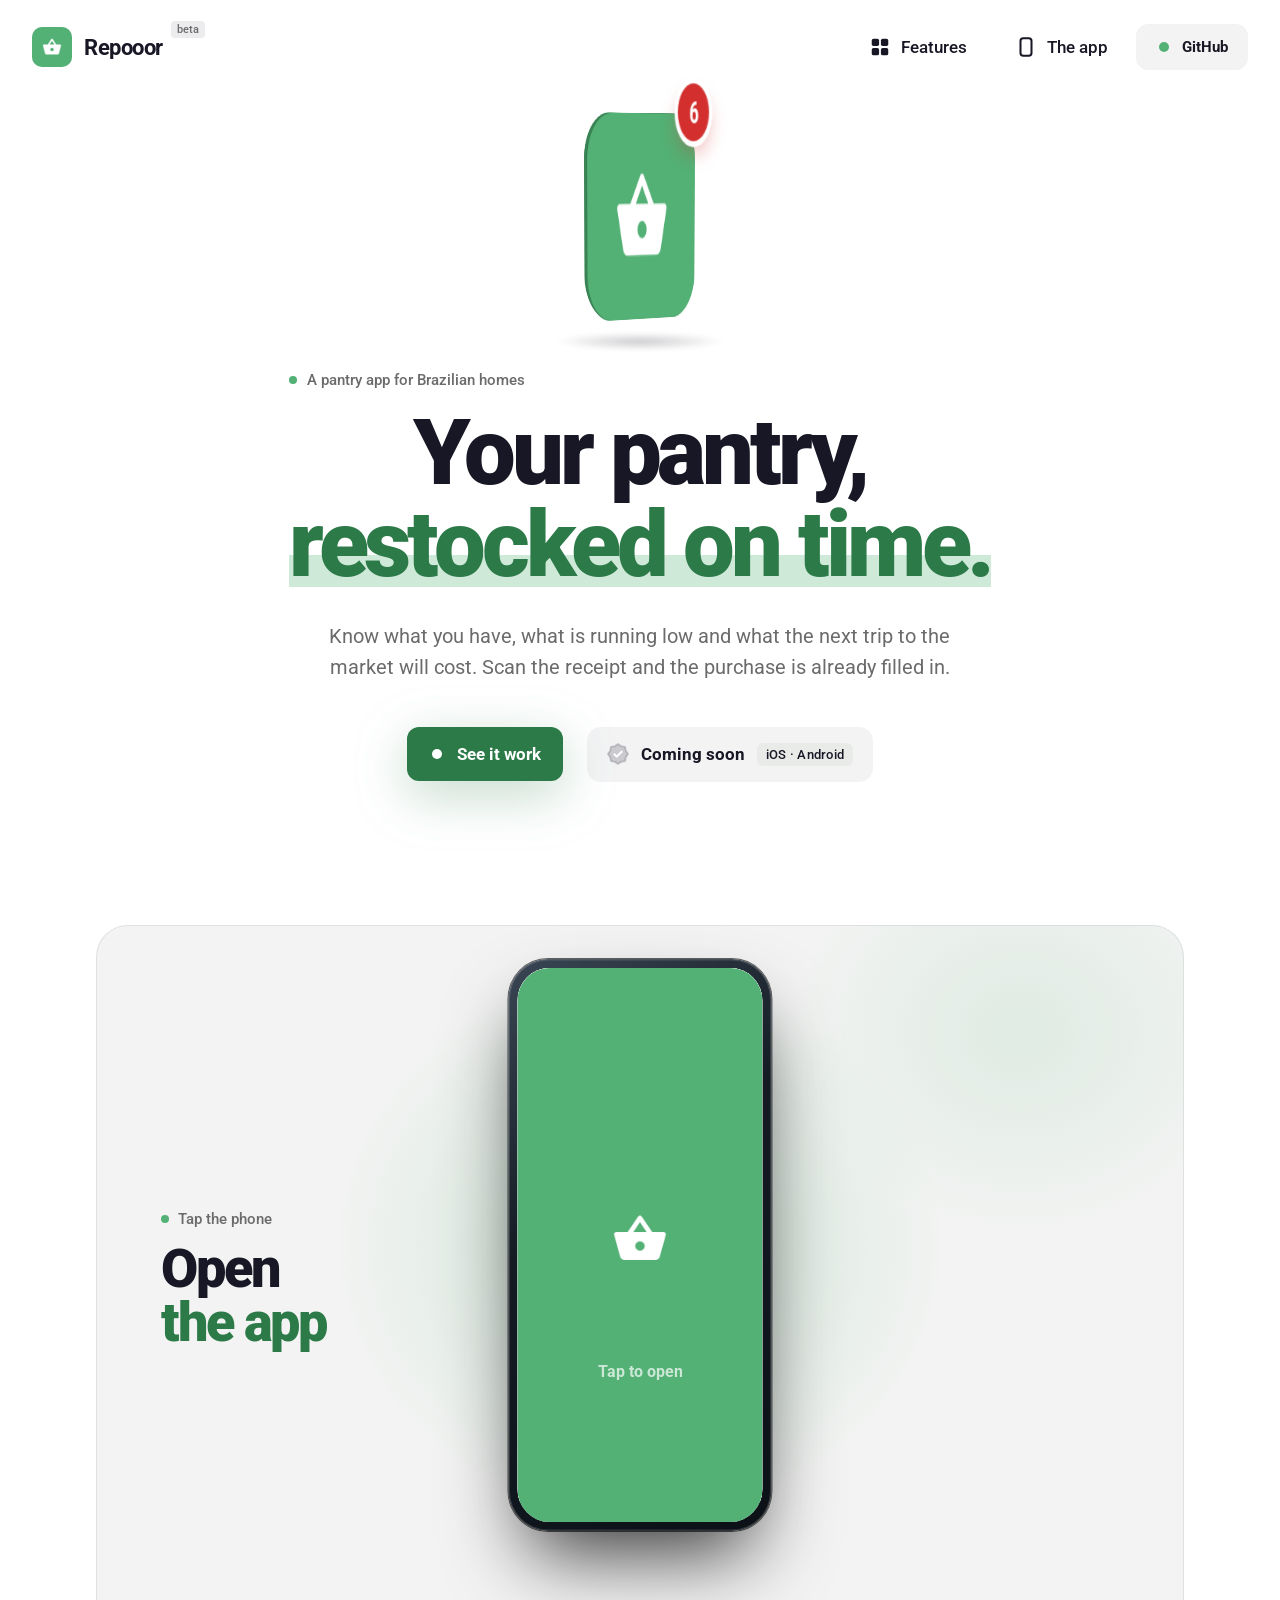
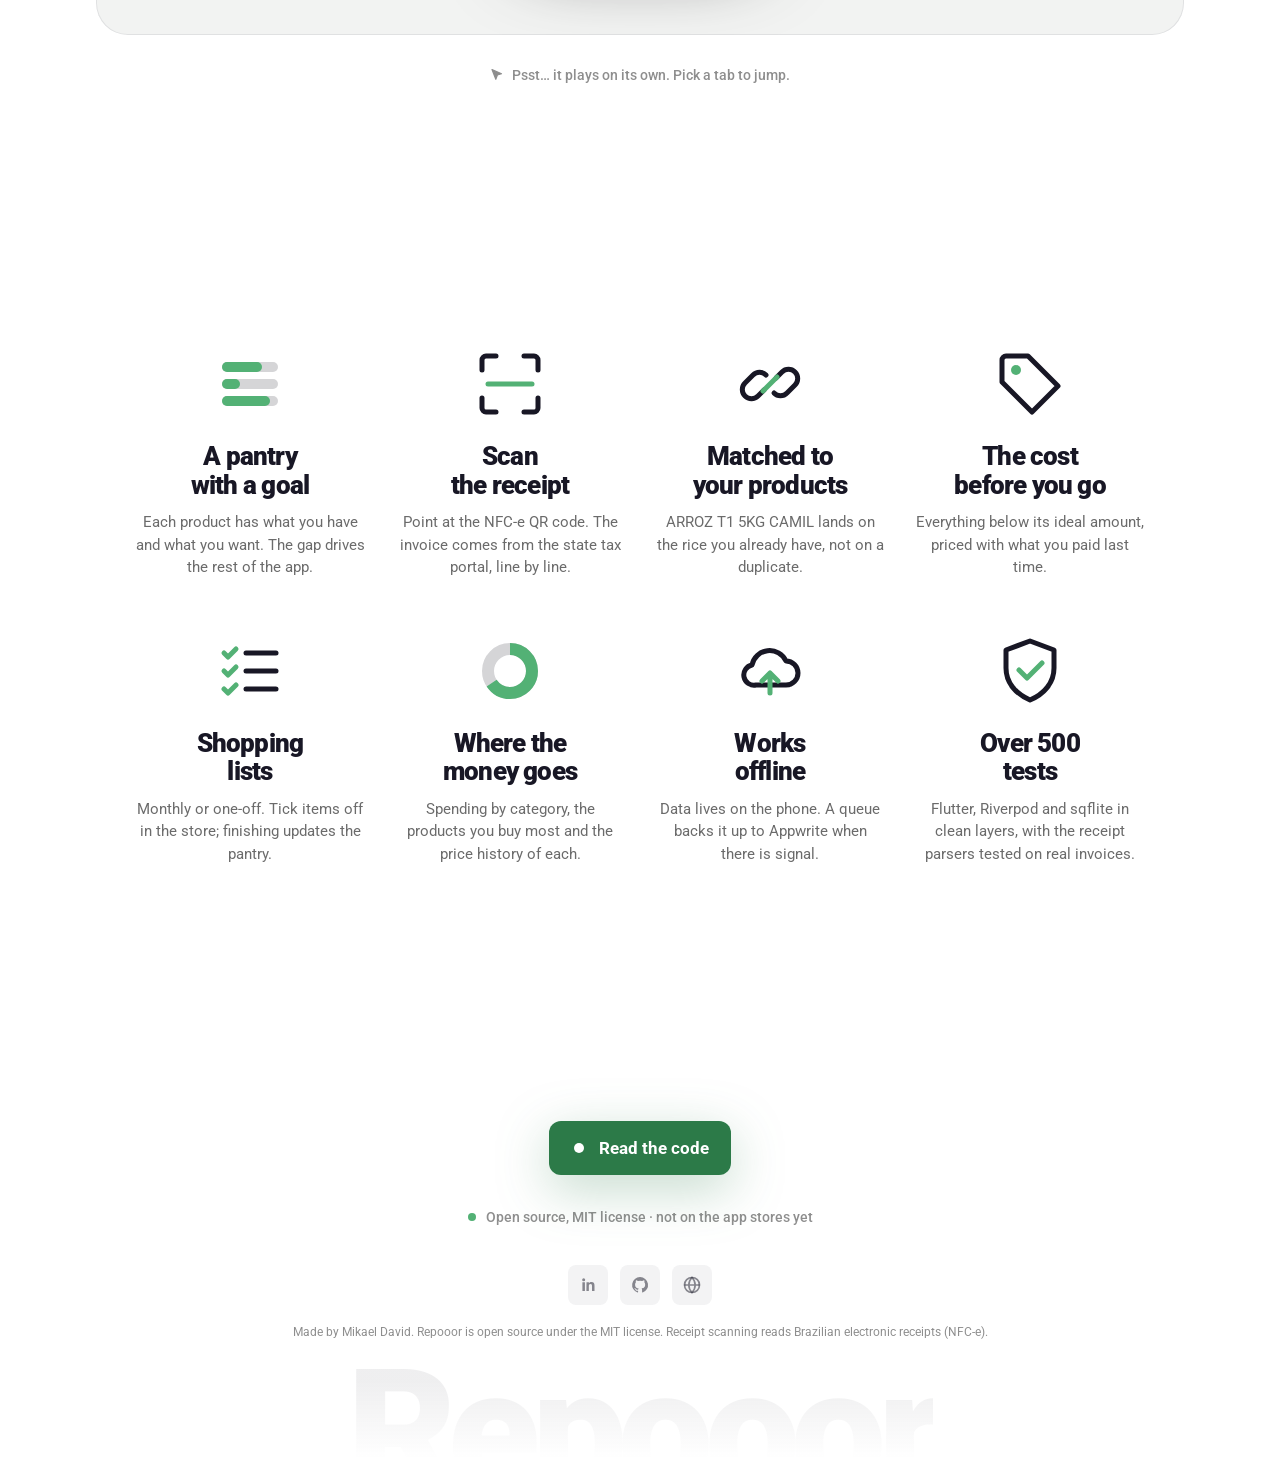
<file: landing/index.html>
<!doctype html>
<html lang="en">
  <head>
    <meta charset="utf-8" />
    <meta name="viewport" content="width=device-width, initial-scale=1" />
    <title>Repooor: your pantry, restocked on time</title>
    <meta
      name="description"
      content="A Flutter app for the home pantry: what you have against what you want, receipt scanning (NFC-e) and the cost of the next trip to the market before you leave."
    />
    <link rel="canonical" href="https://repooor.mikaeldavid.dev/" />
    <meta property="og:type" content="website" />
    <meta property="og:title" content="Repooor" />
    <meta property="og:description" content="Your pantry, restocked on time. Know what is running low and what the next trip to the market will cost." />
    <meta property="og:url" content="https://repooor.mikaeldavid.dev/" />
    <meta property="og:image" content="https://repooor.mikaeldavid.dev/img/og-thumb.png" />
    <meta property="og:image:width" content="200" />
    <meta property="og:image:height" content="200" />
    <meta property="og:image:alt" content="Repooor app icon: a white basket on green" />
    <meta name="twitter:card" content="summary" />
    <meta name="twitter:image" content="https://repooor.mikaeldavid.dev/img/og-thumb.png" />
    <meta name="theme-color" content="#ffffff" />
    <link rel="icon" href="img/icon-192.png" />
    <link rel="apple-touch-icon" href="img/icon-192.png" />
    <link rel="preconnect" href="https://fonts.googleapis.com" />
    <link rel="preconnect" href="https://fonts.gstatic.com" crossorigin />
    <link rel="stylesheet" href="https://fonts.googleapis.com/css2?family=Roboto:wght@400;500;700;900&display=swap" />
    <link rel="stylesheet" href="site.css?v=5" />
    <link rel="stylesheet" href="app.css?v=2" />
  </head>
  <body id="top">
    <div class="intro" id="intro" aria-hidden="true">
      <div class="intro-mark" id="intro-mark"><img src="img/icon-512.png" alt="" /></div>
      <i class="intro-band"></i>
    </div>

    <header class="header" id="header">
      <div class="header-inner">
        <div class="brand">
          <a class="logo" href="#top"><span class="visually-hidden">Back to top</span>
            <span class="logo-tile">
              <img src="img/icon-192.png" alt="" width="40" height="40" />
              <span class="back" aria-hidden="true">
                <svg width="20" height="20" viewBox="0 0 24 24" fill="none" stroke="currentColor" stroke-width="2.4" stroke-linecap="round" stroke-linejoin="round"><path d="M12 19V5M6 11l6-6 6 6" /></svg>
              </span>
            </span>
          </a>
          <span class="wordmark">Repooor</span>
          <span class="version cut rise" data-delay="0"><span class="fill"></span>beta</span>
        </div>
        <nav class="nav" aria-label="Main">
          <a class="nav-link cut hover-snap" href="#features">
            <span class="fill"></span>
            <svg class="ic-grid" viewBox="0 0 24 24" fill="currentColor" aria-hidden="true">
              <rect class="c1" x="3" y="3" width="8" height="8" rx="2" />
              <rect class="c2" x="13" y="3" width="8" height="8" rx="2" />
              <rect class="c3" x="3" y="13" width="8" height="8" rx="2" />
              <rect class="c4" x="13" y="13" width="8" height="8" rx="2" />
            </svg>
            Features
          </a>
          <a class="nav-link cut hover-snap hide-md" href="#app">
            <span class="fill"></span>
            <svg class="ic-phone" viewBox="0 0 24 24" aria-hidden="true">
              <rect class="frame" x="6" y="2.5" width="12" height="19" rx="3" fill="none" stroke="currentColor" stroke-width="2.2" />
              <rect class="pill" x="10" y="5" width="4" height="1.6" rx=".8" fill="currentColor" />
            </svg>
            The app
          </a>
          <a class="btn btn-info cut" href="https://github.com/MikaelDDavidd/repooor" target="_blank" rel="noopener">
            <span class="fill"></span>
            <span class="lead"><span class="dot"></span></span>
            <span class="label">GitHub</span>
            <svg class="arrow" viewBox="0 0 24 24" fill="none" stroke="currentColor" stroke-width="2" stroke-linecap="round" stroke-linejoin="round" aria-hidden="true"><path d="M5 12h14M13 6l6 6-6 6" /></svg>
          </a>
        </nav>
      </div>
    </header>

    <main>
      <div class="page">
        <section class="hero snap">
          <div class="perch perch-hero" data-perch="hero" data-scale="1" data-scale-m=".72" aria-hidden="true"></div>
          <p class="kicker rise" data-delay="120">A pantry app for Brazilian homes</p>
          <h1 class="rise tilt" data-delay="150">
            Your pantry,<br />
            <mark>restocked on time.</mark>
          </h1>
          <p class="lede rise" data-delay="300">
            Know what you have, what is running low and what the next trip to the market will cost. Scan the receipt
            and the purchase is already filled in.
          </p>
          <div class="cta-row rise" data-delay="300">
            <a class="btn btn-primary cut" href="#app">
              <span class="fill"></span>
              <span class="lead"><span class="dot"></span></span>
              <span class="label">See it work</span>
              <svg class="arrow" viewBox="0 0 24 24" fill="none" stroke="currentColor" stroke-width="2" stroke-linecap="round" stroke-linejoin="round" aria-hidden="true"><path d="M5 12h14M13 6l6 6-6 6" /></svg>
            </a>
            <span class="btn-seal cut" id="seal-btn">
              <span class="fill"></span>
              <svg class="seal" viewBox="0 0 24 24" aria-hidden="true">
                <g class="kick">
                  <path class="badge" d="M12 1L15.56 3.41L19.78 4.22L20.59 8.44L23 12L20.59 15.56L19.78 19.78L15.56 20.59L12 23L8.44 20.59L4.22 19.78L3.41 15.56L1 12L3.41 8.44L4.22 4.22L8.44 3.41Z" />
                </g>
                <path class="check" d="M8 12.3l2.6 2.6L16 9.5" />
              </svg>
              Coming soon
              <span class="chip cut"><span class="fill"></span>iOS · Android</span>
            </span>
          </div>
        </section>

        <section class="stage-wrap snap rise" data-delay="500" id="app" aria-label="Interactive demo">
          <div class="perch perch-telas" data-perch="app" data-scale=".5" data-scale-m=".34" aria-hidden="true"></div>
          <div class="stage" id="stage">
            <div class="stage-frame"><div class="stage-glow" aria-hidden="true"></div></div>

            <div class="topbar">
              <div class="pill pill-left cut">
                <span class="fill"></span>
                <span class="a"><img src="img/icon-192.png" alt="" width="22" height="22" /></span>
                <span class="b">
                  <svg width="20" height="20" viewBox="0 0 24 24" fill="none" stroke="currentColor" stroke-width="2.2" stroke-linecap="round" stroke-linejoin="round" aria-hidden="true"><path d="M4 9h16l-1.6 9.2a2 2 0 0 1-2 1.8H7.6a2 2 0 0 1-2-1.8z" /><path d="M9 9l3-5 3 5" /></svg>
                </span>
              </div>
              <div class="pill pill-right cut">
                <span class="fill"></span>
                <span class="scene-name" id="pill-name">Low stock</span>
                <span class="value roll" id="pill-value" data-value="6"></span>
              </div>
            </div>

            <div class="titles" id="titles" aria-live="polite">
              <div class="title on" data-scene="intro">
                <p class="kick">Tap the phone</p>
                <p class="big">Open<br /><em>the app</em></p>
              </div>
              <div class="title" data-scene="home">
                <p class="kick">What is running low</p>
                <p class="big">One look<br /><em>at home</em></p>
              </div>
              <div class="title" data-scene="pantry">
                <p class="kick">What you have, what you want</p>
                <p class="big">A pantry<br /><em>with a goal</em></p>
              </div>
              <div class="title" data-scene="receipt">
                <p class="kick">The NFC-e QR code</p>
                <p class="big">Scan<br /><em>the receipt</em></p>
              </div>
              <div class="title" data-scene="market">
                <p class="kick">Priced with your last purchase</p>
                <p class="big">The cost<br /><em>before you go</em></p>
              </div>
              <div class="title" data-scene="spending">
                <p class="kick">By category and by product</p>
                <p class="big">Where the<br /><em>money goes</em></p>
              </div>
            </div>

            <p class="step-caption" id="step-caption" aria-live="polite"></p>

            <div class="counter" id="counter" aria-hidden="true">
              <span class="num roll" id="counter-num" data-value="01"></span>
              <span class="of">/ 05</span>
              <span class="steps" id="steps"></span>
            </div>

            <div class="phone" id="phone">
              <div class="phone-screen" id="phone-screen">
                <div class="splash" id="splash">
                  <img class="splash-icon" src="img/icon-512.png" alt="" />
                  <span class="shimmer">Tap to open</span>
                </div>
                <div class="app" id="app-screen"></div>
                <span class="touch" id="touch" aria-hidden="true"></span>
              </div>
            </div>

            <div class="phases cut" id="phases" role="tablist" aria-label="App screens">
              <span class="fill"></span>
              <span class="phase-slider" id="phase-slider"></span>
              <button class="phase on" type="button" role="tab" data-scene="home">Home</button>
              <button class="phase" type="button" role="tab" data-scene="pantry">Pantry</button>
              <button class="phase" type="button" role="tab" data-scene="receipt">Receipt</button>
              <button class="phase" type="button" role="tab" data-scene="market">Market</button>
              <button class="phase" type="button" role="tab" data-scene="spending">Spending</button>
            </div>
          </div>
          <div class="psst" id="psst">
            <svg viewBox="0 0 14 14" id="psst-cursor" aria-hidden="true"><path d="M2 1.5l9.5 4.2-4.1 1.3-1.6 4.3z" fill="currentColor" stroke="currentColor" stroke-width="1.2" stroke-linejoin="round" /></svg>
            Psst… it plays on its own. Pick a tab to jump.
          </div>
        </section>

        <section class="features snap rise" data-delay="1100" id="features" aria-label="Features">
          <div class="perch perch-recursos" data-perch="features" data-scale=".62" data-scale-m=".5" aria-hidden="true"></div>
          <div class="grid">
            <div class="cell">
              <svg class="icon f-bars" viewBox="0 0 72 72" fill="currentColor" aria-hidden="true">
                <rect class="t1" x="8" y="14" width="56" height="10" rx="5" opacity=".18" /><rect class="b1" x="8" y="14" width="40" height="10" rx="5" />
                <rect class="t2" x="8" y="31" width="56" height="10" rx="5" opacity=".18" /><rect class="b2" x="8" y="31" width="18" height="10" rx="5" />
                <rect class="t3" x="8" y="48" width="56" height="10" rx="5" opacity=".18" /><rect class="b3" x="8" y="48" width="48" height="10" rx="5" />
              </svg>
              <h3>A pantry<br />with a goal</h3>
              <p>Each product has what you have and what you want. The gap drives the rest of the app.</p>
            </div>
            <div class="cell">
              <svg class="icon f-scan" viewBox="0 0 72 72" fill="none" stroke="currentColor" stroke-width="5" stroke-linecap="round" stroke-linejoin="round" aria-hidden="true">
                <path class="corners" d="M8 22V12a4 4 0 0 1 4-4h10M50 8h10a4 4 0 0 1 4 4v10M64 50v10a4 4 0 0 1-4 4H50M22 64H12a4 4 0 0 1-4-4V50" />
                <path class="line" d="M14 36h44" />
              </svg>
              <h3>Scan<br />the receipt</h3>
              <p>Point at the NFC-e QR code. The invoice comes from the state tax portal, line by line.</p>
            </div>
            <div class="cell">
              <svg class="icon f-link" viewBox="0 0 72 72" fill="none" stroke="currentColor" stroke-width="5" stroke-linecap="round" aria-hidden="true">
                <g class="l"><path d="M30 42l-6 6a9 9 0 0 1-13-13l8-8a9 9 0 0 1 13 0" /></g>
                <g class="r"><path d="M42 30l6-6a9 9 0 0 1 13 13l-8 8a9 9 0 0 1-13 0" /></g>
                <path class="mid" d="M29 43l14-14" />
              </svg>
              <h3>Matched to<br />your products</h3>
              <p>ARROZ T1 5KG CAMIL lands on the rice you already have, not on a duplicate.</p>
            </div>
            <div class="cell">
              <svg class="icon f-tag" viewBox="0 0 72 72" fill="none" stroke="currentColor" stroke-width="5" stroke-linejoin="round" aria-hidden="true">
                <path class="tag" d="M8 12v22l30 30 26-26-30-30H12a4 4 0 0 0-4 4z" />
                <circle class="hole" cx="22" cy="22" r="5" fill="currentColor" stroke="none" />
              </svg>
              <h3>The cost<br />before you go</h3>
              <p>Everything below its ideal amount, priced with what you paid last time.</p>
            </div>
            <div class="cell">
              <svg class="icon f-list" viewBox="0 0 72 72" fill="none" stroke="currentColor" stroke-width="5" stroke-linecap="round" stroke-linejoin="round" aria-hidden="true">
                <path class="c1" d="M10 18l4 4 8-8" /><path d="M32 18h30" />
                <path class="c2" d="M10 36l4 4 8-8" /><path d="M32 36h30" />
                <path class="c3" d="M10 54l4 4 8-8" /><path d="M32 54h30" />
              </svg>
              <h3>Shopping<br />lists</h3>
              <p>Monthly or one-off. Tick items off in the store; finishing updates the pantry.</p>
            </div>
            <div class="cell">
              <svg class="icon f-donut" viewBox="0 0 72 72" fill="none" stroke-width="12" aria-hidden="true">
                <circle cx="36" cy="36" r="22" stroke="currentColor" opacity=".18" />
                <circle class="arc" cx="36" cy="36" r="22" stroke="currentColor" stroke-dasharray="138.2" stroke-dashoffset="48" transform="rotate(-90 36 36)" />
              </svg>
              <h3>Where the<br />money goes</h3>
              <p>Spending by category, the products you buy most and the price history of each.</p>
            </div>
            <div class="cell">
              <svg class="icon f-cloud" viewBox="0 0 72 72" fill="none" stroke="currentColor" stroke-width="5" stroke-linecap="round" stroke-linejoin="round" aria-hidden="true">
                <path class="cl" d="M22 50h30a12 12 0 0 0 0-24 18 18 0 0 0-34 4 10 10 0 0 0 4 20z" />
                <path class="ar" d="M36 58V38M28 46l8-8 8 8" />
              </svg>
              <h3>Works<br />offline</h3>
              <p>Data lives on the phone. A queue backs it up to Appwrite when there is signal.</p>
            </div>
            <div class="cell">
              <svg class="icon f-check" viewBox="0 0 72 72" fill="none" stroke="currentColor" stroke-width="5" stroke-linecap="round" stroke-linejoin="round" aria-hidden="true">
                <path class="shield" d="M36 6l24 9v18c0 15-10 26-24 32C22 59 12 48 12 33V15z" />
                <path class="tick" d="M25 35l8 8 15-15" />
              </svg>
              <h3>Over 500<br />tests</h3>
              <p>Flutter, Riverpod and sqflite in clean layers, with the receipt parsers tested on real invoices.</p>
            </div>
          </div>

          <div class="closing">
            <div class="perch perch-final" data-perch="final" data-scale=".78" data-scale-m=".6" aria-hidden="true"></div>
            <a class="btn btn-primary cut" href="https://github.com/MikaelDDavidd/repooor" target="_blank" rel="noopener">
              <span class="fill"></span>
              <span class="lead"><span class="dot"></span></span>
              <span class="label">Read the code</span>
              <svg class="arrow" viewBox="0 0 24 24" fill="none" stroke="currentColor" stroke-width="2" stroke-linecap="round" stroke-linejoin="round" aria-hidden="true"><path d="M5 12h14M13 6l6 6-6 6" /></svg>
            </a>
            <span class="caption"><span class="dot"></span>Open source, MIT license · not on the app stores yet</span>
          </div>
        </section>
      </div>
    </main>

    <footer class="snap-end rise" data-delay="1300">
      <div class="socials">
        <a class="social cut" href="https://www.linkedin.com/in/mikael-david-813975191/" target="_blank" rel="noopener">
          <span class="visually-hidden">LinkedIn</span>
          <span class="fill"></span>
          <svg viewBox="0 0 24 24" fill="currentColor" aria-hidden="true"><path d="M5.3 8.6h3v10.6h-3zM6.8 3.8a1.8 1.8 0 1 1 0 3.6 1.8 1.8 0 0 1 0-3.6zM10.2 8.6h2.9V10c.4-.8 1.4-1.6 3-1.6 3.1 0 3.7 2 3.7 4.7v6.1h-3v-5.4c0-1.3 0-2.9-1.8-2.9s-2 1.4-2 2.8v5.5h-2.9z" /></svg>
        </a>
        <a class="social cut" href="https://github.com/MikaelDDavidd/repooor" target="_blank" rel="noopener">
          <span class="visually-hidden">GitHub</span>
          <span class="fill"></span>
          <svg viewBox="0 0 24 24" fill="currentColor" aria-hidden="true"><path d="M12 2.5a9.5 9.5 0 0 0-3 18.5c.5.1.7-.2.7-.5v-1.7c-2.6.6-3.2-1.2-3.2-1.2-.4-1.1-1-1.4-1-1.4-.9-.6 0-.6 0-.6 1 .1 1.5 1 1.5 1 .9 1.5 2.3 1 2.8.8.1-.6.3-1 .6-1.3-2.1-.2-4.3-1-4.3-4.7 0-1 .4-1.9 1-2.6-.1-.3-.4-1.2.1-2.5 0 0 .8-.3 2.6 1a9 9 0 0 1 4.7 0c1.8-1.3 2.6-1 2.6-1 .5 1.3.2 2.2.1 2.5.6.7 1 1.6 1 2.6 0 3.7-2.2 4.5-4.3 4.7.3.3.6.9.6 1.8v2.6c0 .3.2.6.7.5A9.5 9.5 0 0 0 12 2.5z" /></svg>
        </a>
        <a class="social cut" href="https://mikaeldavid.dev" target="_blank" rel="noopener">
          <span class="visually-hidden">Portfolio</span>
          <span class="fill"></span>
          <svg viewBox="0 0 24 24" fill="none" stroke="currentColor" stroke-width="2" aria-hidden="true"><circle cx="12" cy="12" r="9" /><path d="M3 12h18M12 3c2.6 2.6 3.8 5.6 3.8 9s-1.2 6.4-3.8 9c-2.6-2.6-3.8-5.6-3.8-9S9.4 5.6 12 3z" /></svg>
        </a>
      </div>
      <p class="legal">Made by Mikael David. Repooor is open source under the MIT license. Receipt scanning reads Brazilian electronic receipts (NFC-e).</p>
      <div class="giant" aria-hidden="true">Repooor</div>
    </footer>

    <div class="buddy" id="buddy">
      <button class="mark-hit" type="button" id="mark-hit" aria-label="Repooor: make the icon jump">
        <span class="mark-hop" id="mark-hop"><span class="mark3d" id="mark3d"></span></span>
      </button>
      <span class="mark-shadow" id="mark-shadow"></span>
    </div>

    <script src="app.js?v=1"></script>
    <script src="site.js?v=6"></script>
  </body>
</html>
</file>
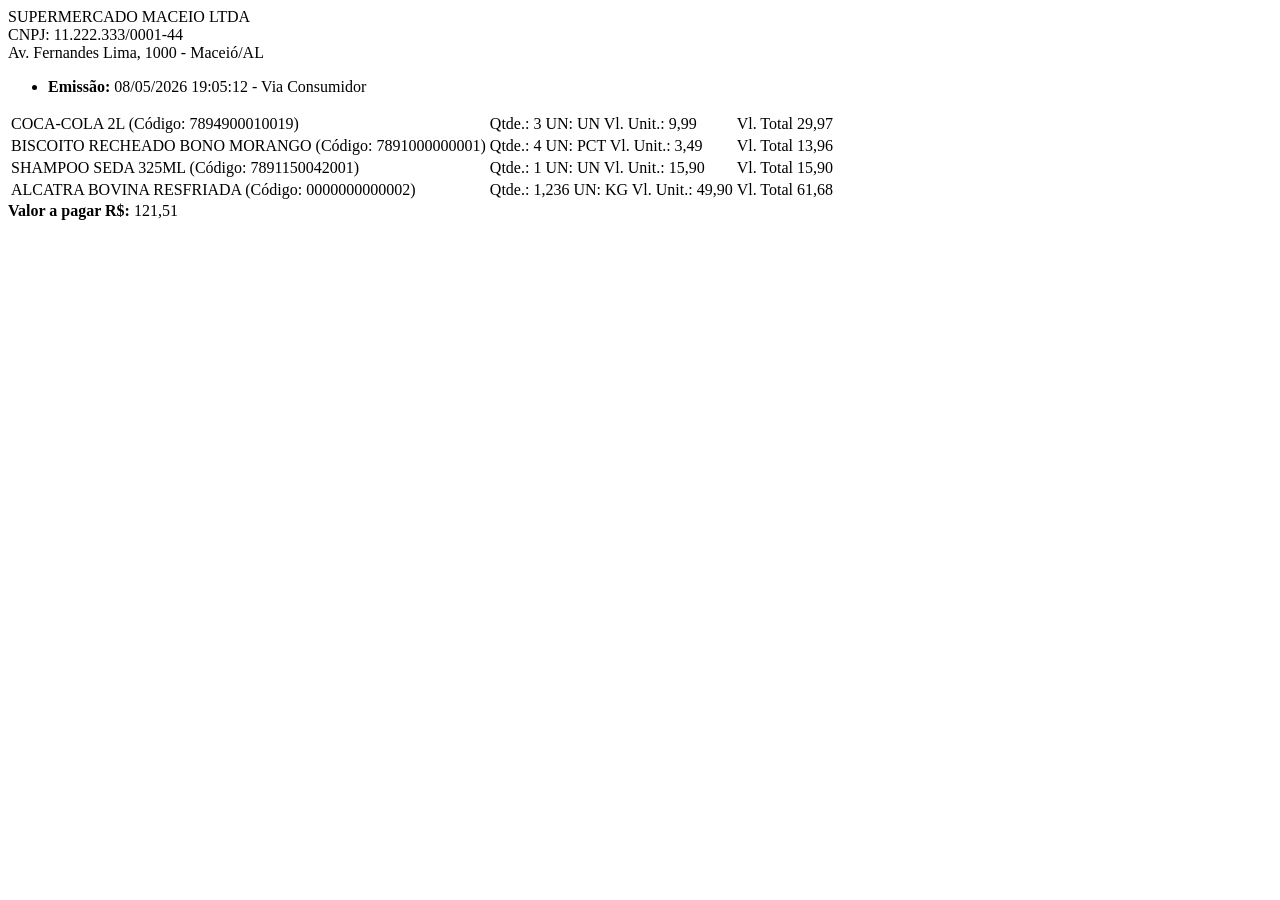
<file: test/fixtures/nfce/al_sample_1.html>
<!DOCTYPE html>
<html>
<head><title>DANFE NFC-e AL</title></head>
<body>
<div id="u20">
  <span class="txtTopo">SUPERMERCADO MACEIO LTDA</span>
  <div class="text">CNPJ: 11.222.333/0001-44</div>
  <div class="text">Av. Fernandes Lima, 1000 - Maceió/AL</div>
</div>

<ul class="ui-Page">
  <li><strong>Emissão:</strong> 08/05/2026 19:05:12 - Via Consumidor</li>
</ul>

<table id="tabResult">
  <tr>
    <td class="txtTit">
      <span class="txtTit2">COCA-COLA 2L</span>
      (Código: 7894900010019)
    </td>
    <td>Qtde.: 3 UN: UN Vl. Unit.: 9,99</td>
    <td class="txtTit">Vl. Total 29,97</td>
  </tr>
  <tr>
    <td class="txtTit">
      <span class="txtTit2">BISCOITO RECHEADO BONO MORANGO</span>
      (Código: 7891000000001)
    </td>
    <td>Qtde.: 4 UN: PCT Vl. Unit.: 3,49</td>
    <td class="txtTit">Vl. Total 13,96</td>
  </tr>
  <tr>
    <td class="txtTit">
      <span class="txtTit2">SHAMPOO SEDA 325ML</span>
      (Código: 7891150042001)
    </td>
    <td>Qtde.: 1 UN: UN Vl. Unit.: 15,90</td>
    <td class="txtTit">Vl. Total 15,90</td>
  </tr>
  <tr>
    <td class="txtTit">
      <span class="txtTit2">ALCATRA BOVINA RESFRIADA</span>
      (Código: 0000000000002)
    </td>
    <td>Qtde.: 1,236 UN: KG Vl. Unit.: 49,90</td>
    <td class="txtTit">Vl. Total 61,68</td>
  </tr>
</table>

<div id="totalNota">
  <strong>Valor a pagar R$:</strong> 121,51
</div>
</body>
</html>
</file>
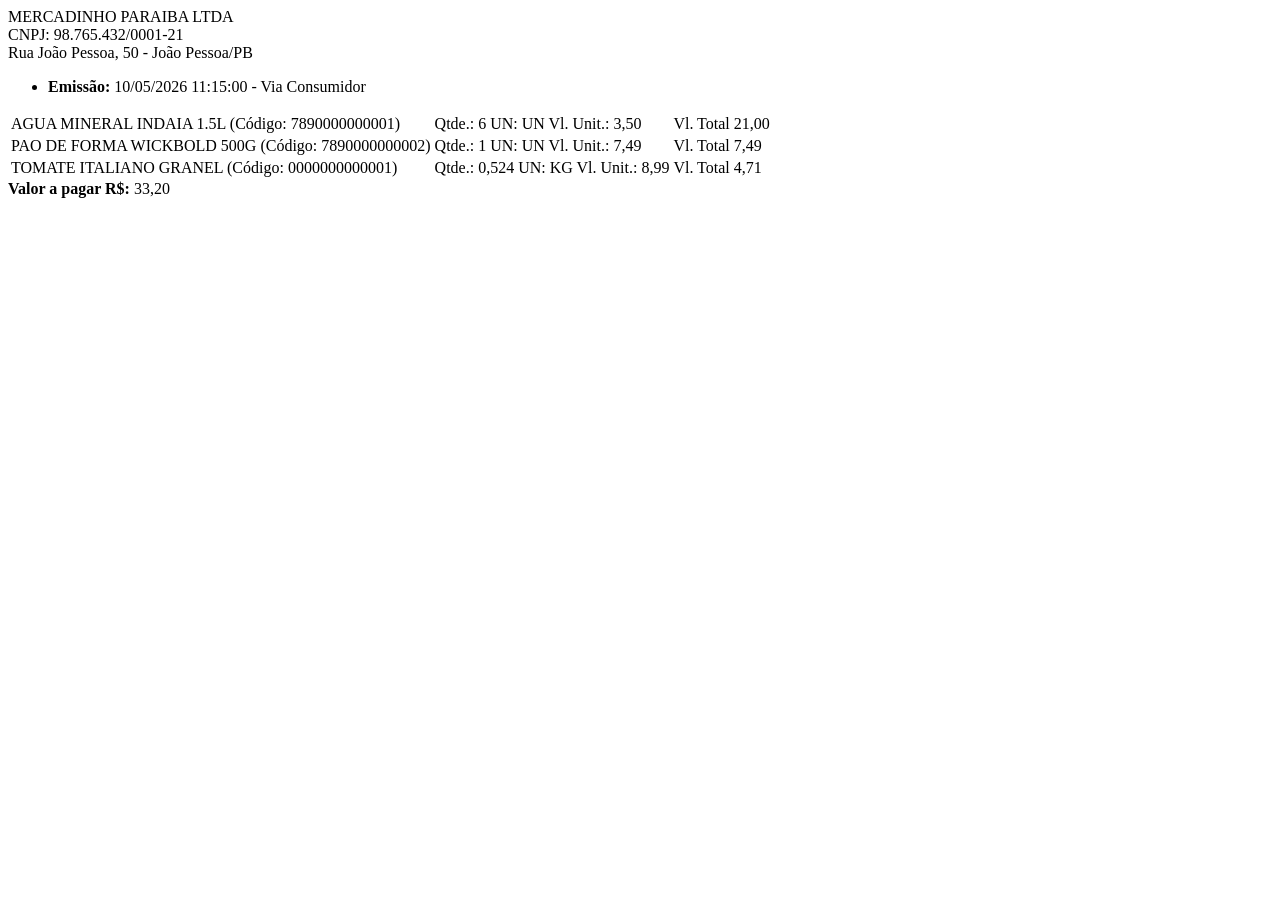
<file: test/fixtures/nfce/pb_sample_1.html>
<!DOCTYPE html>
<html>
<head><title>DANFE NFC-e PB</title></head>
<body>
<div id="u20">
  <span class="txtTopo">MERCADINHO PARAIBA LTDA</span>
  <div class="text">CNPJ: 98.765.432/0001-21</div>
  <div class="text">Rua João Pessoa, 50 - João Pessoa/PB</div>
</div>

<ul class="ui-Page">
  <li><strong>Emissão:</strong> 10/05/2026 11:15:00 - Via Consumidor</li>
</ul>

<table id="tabResult">
  <tr>
    <td class="txtTit">
      <span class="txtTit2">AGUA MINERAL INDAIA 1.5L</span>
      (Código: 7890000000001)
    </td>
    <td>Qtde.: 6 UN: UN Vl. Unit.: 3,50</td>
    <td class="txtTit">Vl. Total 21,00</td>
  </tr>
  <tr>
    <td class="txtTit">
      <span class="txtTit2">PAO DE FORMA WICKBOLD 500G</span>
      (Código: 7890000000002)
    </td>
    <td>Qtde.: 1 UN: UN Vl. Unit.: 7,49</td>
    <td class="txtTit">Vl. Total 7,49</td>
  </tr>
  <tr>
    <td class="txtTit">
      <span class="txtTit2">TOMATE ITALIANO GRANEL</span>
      (Código: 0000000000001)
    </td>
    <td>Qtde.: 0,524 UN: KG Vl. Unit.: 8,99</td>
    <td class="txtTit">Vl. Total 4,71</td>
  </tr>
</table>

<div id="totalNota">
  <strong>Valor a pagar R$:</strong> 33,20
</div>
</body>
</html>
</file>
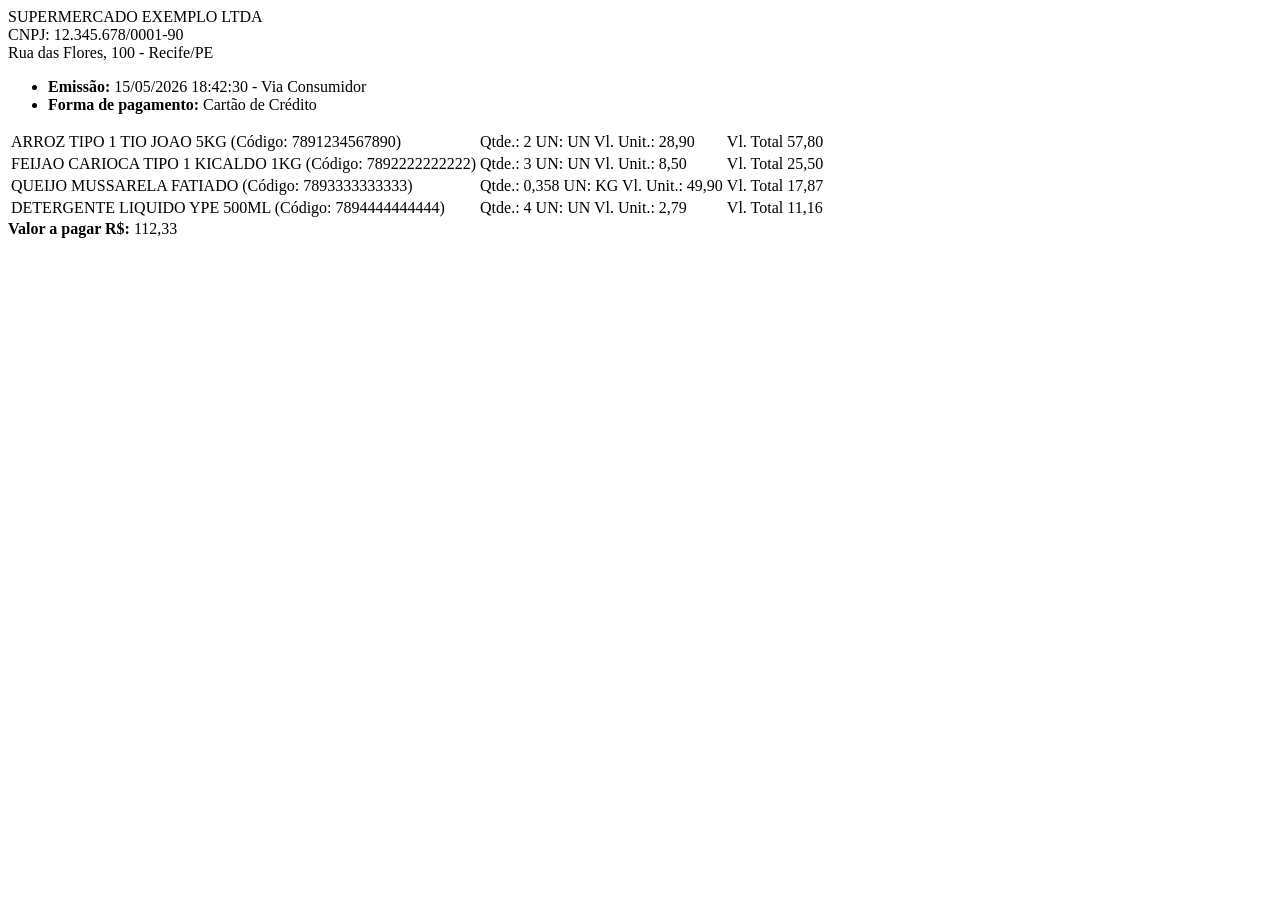
<file: test/fixtures/nfce/pe_sample_1.html>
<!DOCTYPE html>
<html>
<head><title>DANFE NFC-e</title></head>
<body>
<div id="u20">
  <span class="txtTopo">SUPERMERCADO EXEMPLO LTDA</span>
  <div class="text">CNPJ: 12.345.678/0001-90</div>
  <div class="text">Rua das Flores, 100 - Recife/PE</div>
</div>

<ul class="ui-Page">
  <li><strong>Emissão:</strong> 15/05/2026 18:42:30 - Via Consumidor</li>
  <li><strong>Forma de pagamento:</strong> Cartão de Crédito</li>
</ul>

<table id="tabResult">
  <tr>
    <td class="txtTit">
      <span class="txtTit2">ARROZ TIPO 1 TIO JOAO 5KG</span>
      (Código: 7891234567890)
    </td>
    <td>Qtde.: 2 UN: UN Vl. Unit.: 28,90</td>
    <td class="txtTit">Vl. Total 57,80</td>
  </tr>
  <tr>
    <td class="txtTit">
      <span class="txtTit2">FEIJAO CARIOCA TIPO 1 KICALDO 1KG</span>
      (Código: 7892222222222)
    </td>
    <td>Qtde.: 3 UN: UN Vl. Unit.: 8,50</td>
    <td class="txtTit">Vl. Total 25,50</td>
  </tr>
  <tr>
    <td class="txtTit">
      <span class="txtTit2">QUEIJO MUSSARELA FATIADO</span>
      (Código: 7893333333333)
    </td>
    <td>Qtde.: 0,358 UN: KG Vl. Unit.: 49,90</td>
    <td class="txtTit">Vl. Total 17,87</td>
  </tr>
  <tr>
    <td class="txtTit">
      <span class="txtTit2">DETERGENTE LIQUIDO YPE 500ML</span>
      (Código: 7894444444444)
    </td>
    <td>Qtde.: 4 UN: UN Vl. Unit.: 2,79</td>
    <td class="txtTit">Vl. Total 11,16</td>
  </tr>
</table>

<div id="totalNota">
  <strong>Valor a pagar R$:</strong> 112,33
</div>
</body>
</html>
</file>
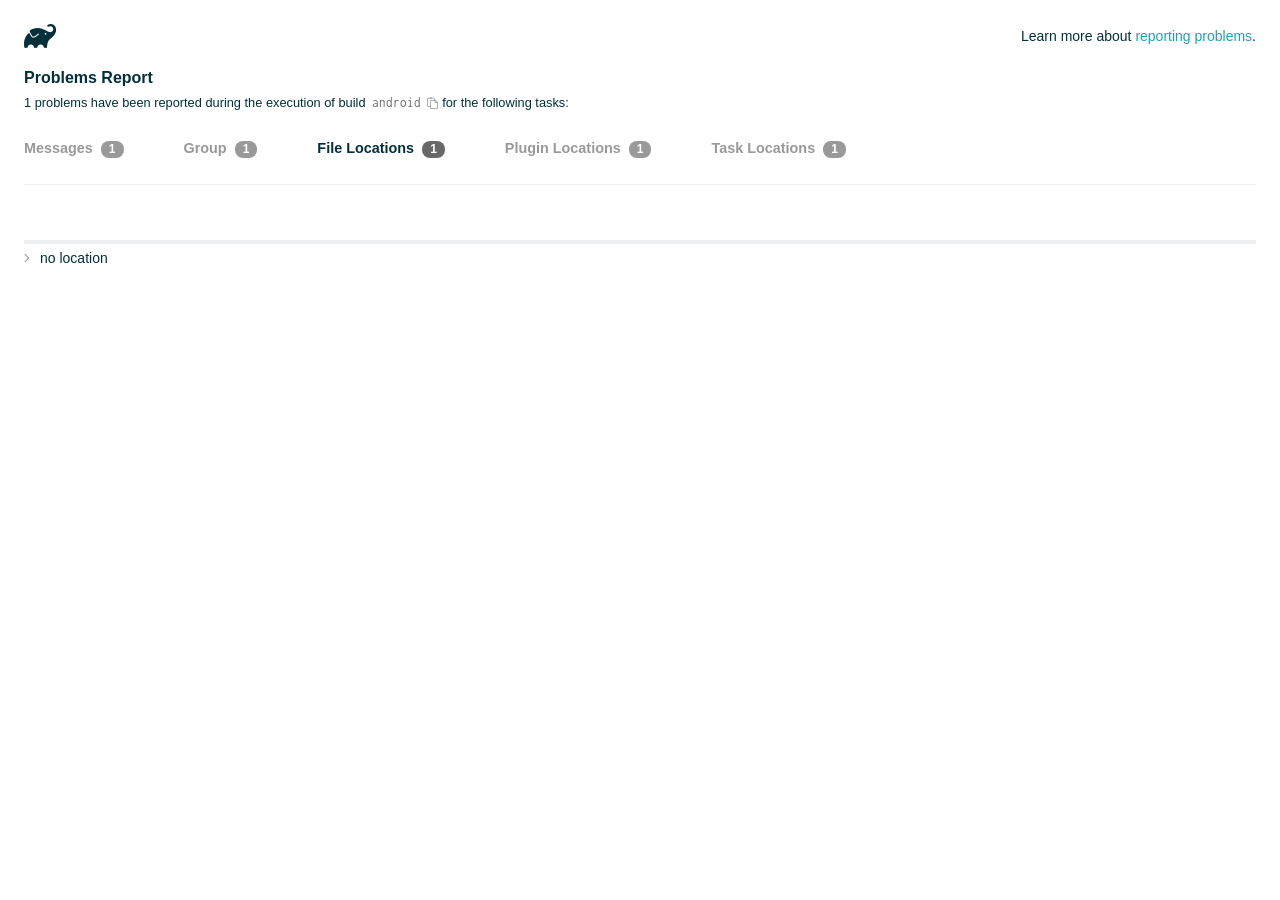
<file: android/build/reports/problems/problems-report.html>
<!DOCTYPE html>

<html lang="en">
<head>
    <!-- Required meta tags -->
    <meta charset="utf-8">
    <meta name="viewport" content="width=device-width, initial-scale=1, shrink-to-fit=no">

                    <style type="text/css">
                /*! normalize.css v7.0.0 | MIT License | github.com/necolas/normalize.css */
html {
    line-height: 1.15;
    -ms-text-size-adjust: 100%;
    -webkit-text-size-adjust: 100%
}

body {
    margin: 0
}

article, aside, footer, header, nav, section {
    display: block
}

h1 {
    font-size: 2em;
    margin: .67em 0
}

figcaption, figure, main {
    display: block
}

figure {
    margin: 1em 40px
}

hr {
    box-sizing: content-box;
    height: 0;
    overflow: visible
}

pre {
    font-family: monospace, monospace;
    font-size: 1em
}

a {
    background-color: transparent;
    -webkit-text-decoration-skip: objects
}

abbr[title] {
    border-bottom: none;
    text-decoration: underline;
    text-decoration: underline dotted
}

b, strong {
    font-weight: inherit
}

b, strong {
    font-weight: bolder
}

code, kbd, samp {
    font-family: monospace, monospace;
    font-size: 1em
}

dfn {
    font-style: italic
}

mark {
    background-color: #ff0;
    color: #000
}

small {
    font-size: 80%
}

sub, sup {
    font-size: 75%;
    line-height: 0;
    position: relative;
    vertical-align: baseline
}

sub {
    bottom: -.25em
}

sup {
    top: -.5em
}

audio, video {
    display: inline-block
}

audio:not([controls]) {
    display: none;
    height: 0
}

img {
    border-style: none
}

svg:not(:root) {
    overflow: hidden
}

button, input, optgroup, select, textarea {
    font-family: sans-serif;
    font-size: 100%;
    line-height: 1.15;
    margin: 0
}

button, input {
    overflow: visible
}

button, select {
    text-transform: none
}

[type=reset], [type=submit], button, html [type=button] {
    -webkit-appearance: button
}

[type=button]::-moz-focus-inner, [type=reset]::-moz-focus-inner, [type=submit]::-moz-focus-inner, button::-moz-focus-inner {
    border-style: none;
    padding: 0
}

[type=button]:-moz-focusring, [type=reset]:-moz-focusring, [type=submit]:-moz-focusring, button:-moz-focusring {
    outline: 1px dotted ButtonText
}

fieldset {
    padding: .35em .75em .625em
}

legend {
    box-sizing: border-box;
    color: inherit;
    display: table;
    max-width: 100%;
    padding: 0;
    white-space: normal
}

progress {
    display: inline-block;
    vertical-align: baseline
}

textarea {
    overflow: auto
}

[type=checkbox], [type=radio] {
    box-sizing: border-box;
    padding: 0
}

[type=number]::-webkit-inner-spin-button, [type=number]::-webkit-outer-spin-button {
    height: auto
}

[type=search] {
    -webkit-appearance: textfield;
    outline-offset: -2px
}

[type=search]::-webkit-search-cancel-button, [type=search]::-webkit-search-decoration {
    -webkit-appearance: none
}

::-webkit-file-upload-button {
    -webkit-appearance: button;
    font: inherit
}

details, menu {
    display: block
}

summary {
    display: list-item
}

canvas {
    display: inline-block
}

template {
    display: none
}

[hidden] {
    display: none
}

/* configuration cache styles */

.report-wrapper {
    margin: 0;
    padding: 0 24px;
}

.gradle-logo {
    width: 32px;
    height: 24px;
    background-image: url("[data-uri]");
    background-size: contain;
}

.header {
    display: flex;
    flex-wrap: wrap;
    position: fixed;
    top: 0;
    left: 0;
    width: 100%;
    padding: 24px 24px 0 24px;
    background-color: white;
    z-index: 1;
}

.learn-more {
    margin-left: auto;
    align-self: center;
    font-size: 0.875rem;
    font-weight: normal;
}

.title {
    display: flex;
    align-items: center;
    padding: 18px 0 24px 0;
    flex: 1 0 100%;
}

.content {
    font-size: 0.875rem;
    padding: 240px 0 48px;
    overflow-x: auto;
    white-space: nowrap;
}

.content ol:first-of-type {
    margin: 0;
}

.tree-btn {
    cursor: pointer;
    display: inline-block;
    width: 16px;
    height: 16px;
    background-size: contain;
    background-repeat: no-repeat;
    vertical-align: middle;
    margin-top: -0.2em;
}

.tree-btn.collapsed {
    background-image: url('data:image/svg+xml;utf8,<svg xmlns="http://www.w3.org/2000/svg" viewBox="0 0 192 512"><path d="M166.9 264.5l-117.8 116c-4.7 4.7-12.3 4.7-17 0l-7.1-7.1c-4.7-4.7-4.7-12.3 0-17L127.3 256 25.1 155.6c-4.7-4.7-4.7-12.3 0-17l7.1-7.1c4.7-4.7 12.3-4.7 17 0l117.8 116c4.6 4.7 4.6 12.3-.1 17z" fill="%23999999" stroke="%23999999"/></svg>');
}

.tree-btn.expanded {
    background-image: url('data:image/svg+xml;utf8,<svg xmlns="http://www.w3.org/2000/svg" viewBox="0 0 256 512"><path d="M119.5 326.9L3.5 209.1c-4.7-4.7-4.7-12.3 0-17l7.1-7.1c4.7-4.7 12.3-4.7 17 0L128 287.3l100.4-102.2c4.7-4.7 12.3-4.7 17 0l7.1 7.1c4.7 4.7 4.7 12.3 0 17L136.5 327c-4.7 4.6-12.3 4.6-17-.1z" fill="%23999999" stroke="%23999999"/></svg>');
}

ul .tree-btn {
    margin-right: 3px;
}

.leaf-icon {
    display: inline-block;
    width: 16px;
    height: 16px;
    background-image: url('data:image/svg+xml;utf8,<svg xmlns="http://www.w3.org/2000/svg" viewBox="0 0 256 512"><path d="M32 256 H224" stroke="%23999999" stroke-width="48" stroke-linecap="round"/></svg>');
    background-size: contain;
    background-repeat: no-repeat;
    vertical-align: middle;
    margin-top: -0.2em;
}

.invisible-text {
    user-select: all; /* Allow the text to be selectable */
    color: transparent; /* Hide the text */
    text-indent: -9999px; /* Move the text out of view */
    position: relative;
    white-space: pre; /* Preserve meaningful whitespace in the invisible text for copying */
}

.text-for-copy {
    display: inline-block;
}

.enum-icon {
    display: inline-block;
    width: 16px;
    height: 16px;
    background-image: url('data:image/svg+xml;utf8,<svg xmlns="http://www.w3.org/2000/svg" viewBox="0 0 1024 1024"><circle cx="512" cy="512" r="200" /></svg>');
    background-size: contain;
    background-repeat: no-repeat;
    vertical-align: middle;
    margin-inline-start: 0.5ex;
    margin-inline-end: 0.5ex;
    margin-top: -0.2em;
}

.error-icon {
    display: inline-block;
    width: 16px;
    height: 16px;
    background-image: url('data:image/svg+xml;utf8,<svg xmlns="http://www.w3.org/2000/svg" viewBox="0 0 320 512"><path d="M193.94 256L296.5 153.44l21.15-21.15c3.12-3.12 3.12-8.19 0-11.31l-22.63-22.63c-3.12-3.12-8.19-3.12-11.31 0L160 222.06 36.29 98.34c-3.12-3.12-8.19-3.12-11.31 0L2.34 120.97c-3.12 3.12-3.12 8.19 0 11.31L126.06 256 2.34 379.71c-3.12 3.12-3.12 8.19 0 11.31l22.63 22.63c3.12 3.12 8.19 3.12 11.31 0L160 289.94 262.56 392.5l21.15 21.15c3.12 3.12 8.19 3.12 11.31 0l22.63-22.63c3.12-3.12 3.12-8.19 0-11.31L193.94 256z" fill="%23FC461E" stroke="%23FC461E"/></svg>');
    background-size: contain;
    background-repeat: no-repeat;
    vertical-align: middle;
    margin-inline-start: 0.5ex;
    margin-inline-end: 0.5ex;
    margin-top: -0.2em;
}

.advice-icon {
    display: inline-block;
    width: 16px;
    height: 16px;
    background-image: url('data:image/svg+xml;utf8,<svg width="800px" height="800px" viewBox="-4.93 0 122.88 122.88" version="1.1" id="Layer_1" xmlns="http://www.w3.org/2000/svg" xmlns:xlink="http://www.w3.org/1999/xlink"  style="enable-background:new 0 0 113.01 122.88" xml:space="preserve"><g><path d="M44.13,102.06c-1.14,0.03-2.14-0.81-2.3-1.96c-0.17-1.2,0.64-2.31,1.82-2.54c-1.3-7.37-4.85-11.43-8.6-15.72 c-2.92-3.34-5.95-6.81-8.34-11.92c-2.35-5.03-3.64-10.23-3.6-15.63c0.05-5.4,1.42-10.96,4.4-16.71c0.02-0.04,0.04-0.07,0.06-0.11 l0,0c3.91-6.62,9.38-11.04,15.47-13.52c5.11-2.09,10.66-2.8,16.1-2.3c5.42,0.5,10.73,2.2,15.37,4.94 c5.9,3.49,10.75,8.67,13.42,15.21c1.44,3.54,2.42,7.49,2.54,11.82c0.12,4.31-0.62,8.96-2.61,13.88 c-2.66,6.59-6.18,10.68-9.47,14.51c-3.03,3.53-5.85,6.81-7.42,11.84c0.89,0.21,1.59,0.94,1.73,1.9c0.17,1.24-0.7,2.39-1.94,2.56 l-0.77,0.11c-0.14,1.09-0.23,2.26-0.27,3.51l0.25-0.04c1.24-0.17,2.39,0.7,2.56,1.94c0.17,1.24-0.7,2.39-1.94,2.56l-0.78,0.11 c0.01,0.15,0.02,0.3,0.03,0.45l0,0c0.07,0.88,0.08,1.73,0.03,2.54l0.13-0.02c1.25-0.15,2.38,0.74,2.54,1.98 c0.15,1.25-0.74,2.38-1.98,2.54l-1.68,0.21c-1.2,3.11-3.34,5.48-5.87,6.94c-1.74,1.01-3.67,1.59-5.61,1.71 c-1.97,0.12-3.96-0.25-5.78-1.13c-2.08-1.02-3.94-2.71-5.29-5.14c-0.65-0.33-1.13-0.97-1.23-1.75c-0.04-0.31-0.01-0.61,0.07-0.89 c-0.39-1.16-0.68-2.43-0.87-3.83l-0.07,0.01c-1.24,0.17-2.39-0.7-2.56-1.94c-0.17-1.24,0.7-2.39,1.94-2.56l0.54-0.08 C44.19,104.32,44.18,103.16,44.13,102.06L44.13,102.06z M2.18,58.86C1.01,58.89,0.04,57.98,0,56.81c-0.04-1.17,0.88-2.14,2.05-2.18 l8.7-0.3c1.17-0.04,2.14,0.88,2.18,2.05c0.04,1.17-0.88,2.14-2.05,2.18L2.18,58.86L2.18,58.86z M110.68,50.25 c1.16-0.12,2.2,0.73,2.32,1.89c0.12,1.16-0.73,2.2-1.89,2.32l-8.66,0.91c-1.16,0.12-2.2-0.73-2.32-1.89 c-0.12-1.16,0.73-2.2,1.89-2.32L110.68,50.25L110.68,50.25z M94.91,14.78c0.65-0.97,1.96-1.23,2.93-0.58 c0.97,0.65,1.23,1.96,0.58,2.93l-4.84,7.24c-0.65,0.97-1.96,1.23-2.93,0.58c-0.97-0.65-1.23-1.96-0.58-2.93L94.91,14.78 L94.91,14.78z M57.63,2.06c0.03-1.17,1-2.09,2.16-2.06c1.17,0.03,2.09,1,2.06,2.16l-0.22,8.7c-0.03,1.17-1,2.09-2.16,2.06 c-1.17-0.03-2.09-1-2.06-2.16L57.63,2.06L57.63,2.06z M13.88,15.53c-0.86-0.8-0.9-2.14-0.11-2.99c0.8-0.86,2.14-0.9,2.99-0.11 l6.37,5.94c0.86,0.8,0.9,2.14,0.11,2.99c-0.8,0.86-2.14,0.9-2.99,0.11L13.88,15.53L13.88,15.53z M47.88,96.95l18.49-2.63 c1.59-6.7,5.05-10.73,8.8-15.08c3.08-3.58,6.36-7.4,8.76-13.34c1.76-4.35,2.41-8.43,2.31-12.19c-0.1-3.75-0.96-7.21-2.24-10.34 c-2.3-5.63-6.51-10.11-11.65-13.15c-4.11-2.43-8.8-3.94-13.59-4.37c-4.77-0.44-9.64,0.19-14.13,2.02 c-5.26,2.15-9.99,5.97-13.39,11.72c-2.64,5.12-3.86,10.02-3.9,14.73c-0.04,4.74,1.11,9.33,3.2,13.8c2.13,4.56,4.97,7.8,7.69,10.92 C42.47,83.9,46.48,88.49,47.88,96.95L47.88,96.95z M65.62,99.02l-17.27,2.45c0.05,1.1,0.07,2.25,0.05,3.47l17.05-2.42 C65.47,101.29,65.52,100.12,65.62,99.02L65.62,99.02z M48.49,109.52c0.12,0.92,0.3,1.76,0.53,2.54l16.55-2.04 c0.11-0.86,0.13-1.77,0.05-2.74l0,0l0-0.02l-0.01-0.17L48.49,109.52L48.49,109.52z M51.37,116.36c0.64,0.67,1.35,1.19,2.1,1.55 c1.15,0.56,2.42,0.79,3.67,0.72c1.29-0.08,2.57-0.47,3.74-1.15c1.1-0.64,2.09-1.53,2.88-2.65L51.37,116.36L51.37,116.36z"/></g></svg>');
    background-size: contain;
    background-repeat: no-repeat;
    vertical-align: middle;
    margin-inline-start: 0.5ex;
    margin-inline-end: 0.5ex;
    margin-top: -0.2em;
}

.warning-icon {
    display: inline-block;
    width: 13px;
    height: 13px;
    background-image: url('data:image/svg+xml;utf8,<svg xmlns="http://www.w3.org/2000/svg" viewBox="0 0 576 512"><path d="M270.2 160h35.5c3.4 0 6.1 2.8 6 6.2l-7.5 196c-.1 3.2-2.8 5.8-6 5.8h-20.5c-3.2 0-5.9-2.5-6-5.8l-7.5-196c-.1-3.4 2.6-6.2 6-6.2zM288 388c-15.5 0-28 12.5-28 28s12.5 28 28 28 28-12.5 28-28-12.5-28-28-28zm281.5 52L329.6 24c-18.4-32-64.7-32-83.2 0L6.5 440c-18.4 31.9 4.6 72 41.6 72H528c36.8 0 60-40 41.5-72zM528 480H48c-12.3 0-20-13.3-13.9-24l240-416c6.1-10.6 21.6-10.7 27.7 0l240 416c6.2 10.6-1.5 24-13.8 24z" fill="%23DEAD22" stroke="%23DEAD22"/></svg>');
    background-size: contain;
    background-repeat: no-repeat;
    vertical-align: middle;
    margin-inline-start: 0.3ex;
    margin-inline-end: 1.1ex;
    margin-top: -0.1em;
}

.documentation-button {
    cursor: pointer;
    display: inline-block;
    width: 13px;
    height: 13px;
    background-image: url('data:image/svg+xml;utf8,<svg xmlns="http://www.w3.org/2000/svg" viewBox="0 0 512 512"><path d="M256 340c-15.464 0-28 12.536-28 28s12.536 28 28 28 28-12.536 28-28-12.536-28-28-28zm7.67-24h-16c-6.627 0-12-5.373-12-12v-.381c0-70.343 77.44-63.619 77.44-107.408 0-20.016-17.761-40.211-57.44-40.211-29.144 0-44.265 9.649-59.211 28.692-3.908 4.98-11.054 5.995-16.248 2.376l-13.134-9.15c-5.625-3.919-6.86-11.771-2.645-17.177C185.658 133.514 210.842 116 255.67 116c52.32 0 97.44 29.751 97.44 80.211 0 67.414-77.44 63.849-77.44 107.408V304c0 6.627-5.373 12-12 12zM256 40c118.621 0 216 96.075 216 216 0 119.291-96.61 216-216 216-119.244 0-216-96.562-216-216 0-119.203 96.602-216 216-216m0-32C119.043 8 8 119.083 8 256c0 136.997 111.043 248 248 248s248-111.003 248-248C504 119.083 392.957 8 256 8z" fill="%23999999" stroke="%23999999"/></svg>');
    background-size: contain;
    background-repeat: no-repeat;
    vertical-align: middle;
    margin-inline-start: 0.5ex;
    margin-inline-end: 0.5ex;
    margin-top: -0.2em;
}

.documentation-button::selection {
    color: transparent;
}

.documentation-button:hover {
    color: transparent;
}

.copy-button {
    cursor: pointer;
    display: inline-block;
    width: 12px;
    height: 12px;
    background-image: url('data:image/svg+xml;utf8,<svg xmlns="http://www.w3.org/2000/svg" viewBox="0 0 448 512"><path d="M433.941 193.941l-51.882-51.882A48 48 0 0 0 348.118 128H320V80c0-26.51-21.49-48-48-48h-66.752C198.643 13.377 180.858 0 160 0s-38.643 13.377-45.248 32H48C21.49 32 0 53.49 0 80v288c0 26.51 21.49 48 48 48h80v48c0 26.51 21.49 48 48 48h224c26.51 0 48-21.49 48-48V227.882a48 48 0 0 0-14.059-33.941zm-22.627 22.627a15.888 15.888 0 0 1 4.195 7.432H352v-63.509a15.88 15.88 0 0 1 7.431 4.195l51.883 51.882zM160 30c9.941 0 18 8.059 18 18s-8.059 18-18 18-18-8.059-18-18 8.059-18 18-18zM48 384c-8.822 0-16-7.178-16-16V80c0-8.822 7.178-16 16-16h66.752c6.605 18.623 24.389 32 45.248 32s38.643-13.377 45.248-32H272c8.822 0 16 7.178 16 16v48H176c-26.51 0-48 21.49-48 48v208H48zm352 96H176c-8.822 0-16-7.178-16-16V176c0-8.822 7.178-16 16-16h144v72c0 13.2 10.8 24 24 24h72v208c0 8.822-7.178 16-16 16z" fill="%23999999" stroke="%23999999"/></svg>');
    background-size: contain;
    background-repeat: no-repeat;
    vertical-align: middle;
    margin-inline-start: 0.5ex;
    margin-top: -0.2em;
}

.groups{
    display: flex;
    border-bottom: 1px solid #EDEEEF;
    flex: 1 0 100%;
}

.uncategorized {
    display: flex;
    border-top: 4px solid #EDEEEF;
    flex: 1 0 100%;
}

.group-selector {
    padding: 0 52px 24px 0;
    font-size: 0.9rem;
    font-weight: bold;
    color: #999999;
    cursor: pointer;
}

.group-selector__count {
    margin: 0 8px;
    border-radius: 8px;
    background-color: #999;
    color: #fff;
    padding: 1px 8px 2px;
    font-size: 0.75rem;
}

.group-selector--active {
    color: #02303A;
    cursor: auto;
}

.group-selector--active .group-selector__count {
    background-color: #686868;
}

.group-selector--disabled {
    cursor: not-allowed;
}

.accordion-header {
    cursor: pointer;
}

.container {
    padding-left: 0.5em;
    padding-right: 0.5em;
}

.stacktrace {
    border-radius: 4px;
    overflow-x: auto;
    padding: 0.5rem;
    margin-bottom: 0;
    min-width: 1000px;
}

/* Lato (bold, regular) */
@font-face {
    font-display: swap;
    font-family: Lato;
    font-weight: 500;
    font-style: normal;
    src: url("https://assets.gradle.com/lato/fonts/lato-semibold/lato-semibold.woff2") format("woff2"),
    url("https://assets.gradle.com/lato/fonts/lato-semibold/lato-semibold.woff") format("woff");
}

@font-face {
    font-display: swap;
    font-family: Lato;
    font-weight: bold;
    font-style: normal;
    src: url("https://assets.gradle.com/lato/fonts/lato-bold/lato-bold.woff2") format("woff2"),
    url("https://assets.gradle.com/lato/fonts/lato-bold/lato-bold.woff") format("woff");
}

* {
    -webkit-box-sizing: border-box;
    -moz-box-sizing: border-box;
    box-sizing: border-box;
}

html,
body {
    margin: 0;
    padding: 0;
}

html {
    font-family: "Lato", "Helvetica Neue", Arial, sans-serif;
    font-size: 16px;
    font-weight: 400;
    line-height: 1.5;
}

body {
    color: #02303A;
    background-color: #ffffff;
    -webkit-text-size-adjust: 100%;
    -ms-text-size-adjust: 100%;
    -webkit-font-smoothing: antialiased;
}


/* typography */
h1, h2, h3, h4, h5, h6 {
    color: #02303A;
    text-rendering: optimizeLegibility;
    margin: 0;
}

h1 {
    font-size: 1rem;
}

h2 {
    font-size: 0.9rem;
}

h3 {
    font-size: 1.125rem;
}

h4, h5, h6 {
    font-size: 0.875rem;
}

h1 code {
    font-weight: bold;
}

ul, ol, dl {
    list-style-position: outside;
    line-height: 1.6;
    padding: 0;
    margin: 0 0 0 20px;
    list-style-type: none;
}

li {
    line-height: 2;
}

a {
    color: #1DA2BD;
    text-decoration: none;
    transition: all 0.3s ease, visibility 0s;
}

a:hover {
    color: #35c1e4;
}

/* code */
code, pre {
    font-family: Inconsolata, Monaco, "Courier New", monospace;
    font-style: normal;
    font-variant-ligatures: normal;
    font-variant-caps: normal;
    font-variant-numeric: normal;
    font-variant-east-asian: normal;
    font-weight: normal;
    font-stretch: normal;
    color: #686868;
}

*:not(pre) > code {
    letter-spacing: 0;
    padding: 0.1em 0.5ex;
    text-rendering: optimizeSpeed;
    word-spacing: -0.15em;
    word-wrap: break-word;
}

pre {
    font-size: 0.75rem;
    line-height: 1.8;
    margin-top: 0;
    margin-bottom: 1.5em;
    padding: 1rem;
}

pre code {
    background-color: transparent;
    color: inherit;
    line-height: 1.8;
    font-size: 100%;
    padding: 0;
}

a code {
    color: #1BA8CB;
}

pre.code, pre.programlisting, pre.screen, pre.tt {
    background-color: #f7f7f8;
    border-radius: 4px;
    font-size: 1em;
    line-height: 1.45;
    margin-bottom: 1.25em;
    overflow-x: auto;
    padding: 1rem;
}

li em, p em {
    padding: 0 1px;
}

code em, tt em {
    text-decoration: none;
}

code + .copy-button {
    margin-inline-start: 0.2ex;
}

.java-exception {
    font-size: 0.75rem;
    padding-left: 24px;
}

.java-exception ul {
    margin: 0;
    line-height: inherit;
}

.java-exception code {
    white-space: pre;
}

.java-exception-part-toggle {
    user-select: none;
    cursor: pointer;
    border-radius: 2px;
    padding: 0.1em 0.2em;
    background: azure;
    color: #686868;
}

                </style>
    <!-- Inconsolata is used as a default monospace font in the report. -->
    <link rel="stylesheet" href="https://fonts.googleapis.com/css?family=Inconsolata:400,700" />

    <title>Gradle Configuration Cache</title>
</head>
<body>

<div id="playground"></div>

<div class="report" id="report">
    Loading...
</div>

<script type="text/javascript">
function configurationCacheProblems() { return (
// begin-report-data
{"diagnostics":[{"locations":[{}],"problem":[{"text":"Executing Gradle on JVM versions 16 and lower has been deprecated."}],"severity":"WARNING","problemDetails":[{"text":"This will fail with an error in Gradle 9.0."}],"contextualLabel":"Executing Gradle on JVM versions 16 and lower has been deprecated.","documentationLink":"https://docs.gradle.org/8.14/userguide/upgrading_version_8.html#minimum_daemon_jvm_version","problemId":[{"name":"deprecation","displayName":"Deprecation"},{"name":"executing-gradle-on-jvm-versions-and-lower","displayName":"Executing Gradle on JVM versions 16 and lower has been deprecated."}],"solutions":[[{"text":"Use JVM 17 or greater to execute Gradle. Projects can continue to use older JVM versions via toolchains."}]]}],"problemsReport":{"totalProblemCount":1,"buildName":"android","requestedTasks":"","documentationLink":"https://docs.gradle.org/8.14/userguide/reporting_problems.html","documentationLinkCaption":"Problem report","summaries":[]}}
// end-report-data
);}
</script>
                <script type="text/javascript">
                !function(n,t){"object"==typeof exports&&"object"==typeof module?module.exports=t():"function"==typeof define&&define.amd?define([],t):"object"==typeof exports?exports["configuration-cache-report"]=t():n["configuration-cache-report"]=t()}(this,(()=>(({70:function(){void 0===ArrayBuffer.isView&&(ArrayBuffer.isView=function(n){return null!=n&&null!=n.__proto__&&n.__proto__.__proto__===Int8Array.prototype.__proto__}),void 0===Math.imul&&(Math.imul=function(n,t){return(4294901760&n)*(65535&t)+(65535&n)*(0|t)|0}),this["configuration-cache-report"]=function(n){"use strict";var t,r,i,e,u,o,f,s,c,a,h,l,_,v,d,g,w,b,p,m,k,q,y,B,C,x,j,P,I,S,z,T,E,L,N,A,M,F,D,O,R,H,$,G,U,V,Q,Z,Y,W,K,X,J,nn,tn,rn,en,un,on,fn,sn,cn,an,hn,ln,_n,vn,dn,gn,wn,bn,pn,mn,kn,qn,yn,Bn,Cn,xn,jn,Pn,In,Sn,zn,Tn,En,Ln,Nn,An,Mn=Math.imul,Fn=ArrayBuffer.isView;function Dn(n,t){if(!(t>=0))throw _u(ce("Requested element count "+t+" is less than zero."));return function(n,t){if(!(t>=0))throw _u(ce("Requested element count "+t+" is less than zero."));if(0===t)return Ct();if(t>=n.length)return function(n){switch(n.length){case 0:return Ct();case 1:return qr(n[0]);default:return function(n){return Hr(function(n){return new It(n,!1)}(n))}(n)}}(n);if(1===t)return qr(n[0]);var r=0,i=Rr(),e=0,u=n.length;n:for(;e<u;){var o=n[e];if(e=e+1|0,i.d(o),(r=r+1|0)===t)break n}return i}(n,rt(n.length-t|0,0))}function On(n,t,r,i,e,u,o){return t=t===A?", ":t,r=r===A?"":r,i=i===A?"":i,e=e===A?-1:e,u=u===A?"...":u,o=o===A?null:o,function(n,t,r,i,e,u,o,f){r=r===A?", ":r,i=i===A?"":i,e=e===A?"":e,u=u===A?-1:u,o=o===A?"...":o,f=f===A?null:f,t.e(i);var s=0,c=0,a=n.length;n:for(;c<a;){var h=n[c];if(c=c+1|0,(s=s+1|0)>1&&t.e(r),!(u<0||s<=u))break n;Jt(t,h,f)}return u>=0&&s>u&&t.e(o),t.e(e),t}(n,Bi(),t,r,i,e,u,o).toString()}function Rn(n){return n.length-1|0}function Hn(n,t){if(null==t){var r=0,i=n.length-1|0;if(r<=i)do{var e=r;if(r=r+1|0,null==n[e])return e}while(r<=i)}else{var u=0,o=n.length-1|0;if(u<=o)do{var f=u;if(u=u+1|0,le(t,n[f]))return f}while(u<=o)}return-1}function $n(n,t,r,i,e,u,o){return t=t===A?", ":t,r=r===A?"":r,i=i===A?"":i,e=e===A?-1:e,u=u===A?"...":u,o=o===A?null:o,Gn(n,Bi(),t,r,i,e,u,o).toString()}function Gn(n,t,r,i,e,u,o,f){r=r===A?", ":r,i=i===A?"":i,e=e===A?"":e,u=u===A?-1:u,o=o===A?"...":o,f=f===A?null:f,t.e(i);var s=0,c=n.f();n:for(;c.g();){var a=c.h();if((s=s+1|0)>1&&t.e(r),!(u<0||s<=u))break n;Jt(t,a,f)}return u>=0&&s>u&&t.e(o),t.e(e),t}function Un(n){if(n.i())throw xu("List is empty.");return n.j(0)}function Vn(n){return new tt(n)}function Qn(n){if(Ke(n,Di)){var t;switch(n.k()){case 0:t=Ct();break;case 1:t=qr(Ke(n,Fi)?n.j(0):n.f().h());break;default:t=Zn(n)}return t}return xt(Xn(n))}function Zn(n){return Hr(n)}function Yn(n){if(Ke(n,Di)&&n.k()<=1)return Qn(n);var t=Xn(n);return function(n){var t=(n.k()/2|0)-1|0;if(t<0)return br();var r=jt(n),i=0;if(i<=t)do{var e=i;i=i+1|0;var u=n.j(e);n.f4(e,n.j(r)),n.f4(r,u),r=r-1|0}while(e!==t)}(t),t}function Wn(n,t){if(!(t>=0))throw _u(ce("Requested element count "+t+" is less than zero."));return function(n,t){if(!(t>=0))throw _u(ce("Requested element count "+t+" is less than zero."));if(0===t)return Ct();if(Ke(n,Di)){if(t>=n.k())return Qn(n);if(1===t)return qr(function(n){if(Ke(n,Fi))return Un(n);var t=n.f();if(!t.g())throw xu("Collection is empty.");return t.h()}(n))}var r=0,i=Rr(),e=n.f();n:for(;e.g();){var u=e.h();if(i.d(u),(r=r+1|0)===t)break n}return xt(i)}(n,rt(n.k()-t|0,0))}function Kn(n,t){if(!(t>=0))throw _u(ce("Requested element count "+t+" is less than zero."));if(0===t)return Ct();var r=n.k();if(t>=r)return Qn(n);if(1===t)return qr(Jn(n));var i=Rr();if(Ke(n,bi)){var e=r-t|0;if(e<r)do{var u=e;e=e+1|0,i.d(n.j(u))}while(e<r)}else for(var o=n.l(r-t|0);o.g();){var f=o.h();i.d(f)}return i}function Xn(n){return Ke(n,Di)?Zn(n):nt(n,Or())}function Jn(n){if(n.i())throw xu("List is empty.");return n.j(jt(n))}function nt(n,t){for(var r=n.f();r.g();){var i=r.h();t.d(i)}return t}function tt(n){this.n_1=n}function rt(n,t){return n<t?t:n}function it(n,t){return n>t?t:n}function et(n,t){return Kt().q(n,t,-1)}function ut(n,t){return new Ft(n,t)}function ot(n){var t=n.f();if(!t.g())return Ct();var r=t.h();if(!t.g())return qr(r);var i=Or();for(i.d(r);t.g();)i.d(t.h());return i}function ft(n){this.r_1=n}function st(n,t){this.s_1=n,this.t_1=t}function ct(){}function at(n){this.x_1=n,this.w_1=0}function ht(n,t){this.a1_1=n,at.call(this,n),_t().b1(t,this.a1_1.k()),this.w_1=t}function lt(){t=this}function _t(){return null==t&&new lt,t}function vt(){_t(),ct.call(this)}function dt(n){this.h1_1=n}function gt(n,t){return t===n?"(this Map)":Vi(t)}function wt(n,t){var r;n:{for(var i=n.o().f();i.g();){var e=i.h();if(le(e.j1(),t)){r=e;break n}}r=null}return r}function bt(){r=this}function pt(){return null==r&&new bt,r}function mt(n){this.q1_1=n,ct.call(this)}function kt(){pt(),this.n1_1=null,this.o1_1=null}function qt(){i=this}function yt(){return null==i&&new qt,i}function Bt(n){return n.length>0?ou(n):Ct()}function Ct(){return null==e&&new Pt,e}function xt(n){switch(n.k()){case 0:return Ct();case 1:return qr(n.j(0));default:return n}}function jt(n){return n.k()-1|0}function Pt(){e=this,this.z1_1=new ke(-1478467534,-1720727600)}function It(n,t){this.b2_1=n,this.c2_1=t}function St(){u=this}function zt(){return null==u&&new St,u}function Tt(n,t){return Ke(n,Di)?n.k():t}function Et(n,t){if(Ke(t,Di))return n.m(t);for(var r=!1,i=t.f();i.g();){var e=i.h();n.d(e)&&(r=!0)}return r}function Lt(){}function Nt(n,t){this.h2_1=n,this.g2_1=n.i2_1.l(function(n,t){if(!(0<=t&&t<=n.k()))throw du("Position index "+t+" must be in range ["+Ve(0,n.k())+"].");return n.k()-t|0}(n,t))}function At(n){vt.call(this),this.i2_1=n}function Mt(n){this.k2_1=n,this.j2_1=n.l2_1.f()}function Ft(n,t){this.l2_1=n,this.m2_1=t}function Dt(n){for(;n.n2_1.g();){var t=n.n2_1.h();if(n.q2_1.t2_1(t)===n.q2_1.s2_1)return n.p2_1=t,n.o2_1=1,br()}n.o2_1=0}function Ot(n){this.q2_1=n,this.n2_1=n.r2_1.f(),this.o2_1=-1,this.p2_1=null}function Rt(n,t,r){t=t===A||t,this.r2_1=n,this.s2_1=t,this.t2_1=r}function Ht(){return null==o&&new $t,o}function $t(){o=this,this.u2_1=new ke(1993859828,793161749)}function Gt(n,t,r){return Ut(Ut(n,r)-Ut(t,r)|0,r)}function Ut(n,t){var r=n%t|0;return r>=0?r:r+t|0}function Vt(){f=this,this.p_1=new Zt(1,0)}function Qt(){return null==f&&new Vt,f}function Zt(n,t){Qt(),Xt.call(this,n,t,1)}function Yt(n,t,r){Lt.call(this),this.d3_1=r,this.e3_1=t,this.f3_1=this.d3_1>0?n<=t:n>=t,this.g3_1=this.f3_1?n:this.e3_1}function Wt(){s=this}function Kt(){return null==s&&new Wt,s}function Xt(n,t,r){if(Kt(),0===r)throw _u("Step must be non-zero.");if(r===mr().MIN_VALUE)throw _u("Step must be greater than Int.MIN_VALUE to avoid overflow on negation.");this.z2_1=n,this.a3_1=function(n,t,r){var i;if(r>0)i=n>=t?t:t-Gt(t,n,r)|0;else{if(!(r<0))throw _u("Step is zero.");i=n<=t?t:t+Gt(n,t,0|-r)|0}return i}(n,t,r),this.b3_1=r}function Jt(n,t,r){null!=r?n.e(r(t)):null==t||nu(t)?n.e(t):t instanceof Mi?n.i3(t.h3_1):n.e(Vi(t))}function nr(n,t,r){if(n===t)return!0;if(!(r=r!==A&&r))return!1;var i=xi(n),e=xi(t);return i===e||le(new Mi(ne(Li(i).toLowerCase(),0)),new Mi(ne(Li(e).toLowerCase(),0)))}function tr(n){return re(n)-1|0}function rr(n,t,r,i){return r=r===A?0:r,(i=i!==A&&i)||"string"!=typeof n?ir(n,t,r,re(n),i):n.indexOf(t,r)}function ir(n,t,r,i,e,u){var o=(u=u!==A&&u)?et(it(r,tr(n)),rt(i,0)):Ve(rt(r,0),it(i,re(n)));if("string"==typeof n&&"string"==typeof t){var f=o.z2_1,s=o.a3_1,c=o.b3_1;if(c>0&&f<=s||c<0&&s<=f)do{var a=f;if(f=f+c|0,Ti(t,0,n,a,re(t),e))return a}while(a!==s)}else{var h=o.z2_1,l=o.a3_1,_=o.b3_1;if(_>0&&h<=l||_<0&&l<=h)do{var v=h;if(h=h+_|0,fr(t,0,n,v,re(t),e))return v}while(v!==l)}return-1}function er(n){var t=0,r=re(n)-1|0,i=!1;n:for(;t<=r;){var e=ji(ne(n,i?r:t));if(i){if(!e)break n;r=r-1|0}else e?t=t+1|0:i=!0}return ie(n,t,r+1|0)}function ur(n,t){return ce(ie(n,t.y2(),t.c3()+1|0))}function or(n,t,r,i,e){r=r===A?0:r,i=i!==A&&i,sr(e=e===A?0:e);var u,o,f=ou(t);return new hr(n,r,e,(u=f,o=i,function(n,t){var r=function(n,t,r,i){if(!i&&1===t.k()){var e=function(n){if(Ke(n,Fi))return function(n){var t;switch(n.k()){case 0:throw xu("List is empty.");case 1:t=n.j(0);break;default:throw _u("List has more than one element.")}return t}(n);var t=n.f();if(!t.g())throw xu("Collection is empty.");var r=t.h();if(t.g())throw _u("Collection has more than one element.");return r}(t),u=rr(n,e,r);return u<0?null:_r(u,e)}var o=Ve(rt(r,0),re(n));if("string"==typeof n){var f=o.z2_1,s=o.a3_1,c=o.b3_1;if(c>0&&f<=s||c<0&&s<=f)do{var a,h=f;f=f+c|0;n:{for(var l=t.f();l.g();){var _=l.h();if(Ti(_,0,n,h,_.length,i)){a=_;break n}}a=null}if(null!=a)return _r(h,a)}while(h!==s)}else{var v=o.z2_1,d=o.a3_1,g=o.b3_1;if(g>0&&v<=d||g<0&&d<=v)do{var w,b=v;v=v+g|0;n:{for(var p=t.f();p.g();){var m=p.h();if(fr(m,0,n,b,m.length,i)){w=m;break n}}w=null}if(null!=w)return _r(b,w)}while(b!==d)}return null}(n,u,t,o);return null==r?null:_r(r.t3_1,r.u3_1.length)}))}function fr(n,t,r,i,e,u){if(i<0||t<0||t>(re(n)-e|0)||i>(re(r)-e|0))return!1;var o=0;if(o<e)do{var f=o;if(o=o+1|0,!nr(ne(n,t+f|0),ne(r,i+f|0),u))return!1}while(o<e);return!0}function sr(n){if(!(n>=0))throw _u(ce("Limit must be non-negative, but was "+n))}function cr(n){if(n.l3_1<0)n.j3_1=0,n.m3_1=null;else{var t;if(n.o3_1.r3_1>0?(n.n3_1=n.n3_1+1|0,t=n.n3_1>=n.o3_1.r3_1):t=!1,t||n.l3_1>re(n.o3_1.p3_1))n.m3_1=Ve(n.k3_1,tr(n.o3_1.p3_1)),n.l3_1=-1;else{var r=n.o3_1.s3_1(n.o3_1.p3_1,n.l3_1);if(null==r)n.m3_1=Ve(n.k3_1,tr(n.o3_1.p3_1)),n.l3_1=-1;else{var i=r.v3(),e=r.w3();n.m3_1=function(n,t){return t<=mr().MIN_VALUE?Qt().p_1:Ve(n,t-1|0)}(n.k3_1,i),n.k3_1=i+e|0,n.l3_1=n.k3_1+(0===e?1:0)|0}}n.j3_1=1}}function ar(n){this.o3_1=n,this.j3_1=-1,this.k3_1=function(n,t,r){if(0>r)throw _u("Cannot coerce value to an empty range: maximum "+r+" is less than minimum 0.");return n<0?0:n>r?r:n}(n.q3_1,0,re(n.p3_1)),this.l3_1=this.k3_1,this.m3_1=null,this.n3_1=0}function hr(n,t,r,i){this.p3_1=n,this.q3_1=t,this.r3_1=r,this.s3_1=i}function lr(n,t){this.t3_1=n,this.u3_1=t}function _r(n,t){return new lr(n,t)}function vr(){}function dr(){}function gr(){}function wr(){c=this}function br(){return null==c&&new wr,c}function pr(){a=this,this.MIN_VALUE=-2147483648,this.MAX_VALUE=2147483647,this.SIZE_BYTES=4,this.SIZE_BITS=32}function mr(){return null==a&&new pr,a}function kr(n){for(var t=[],r=n.f();r.g();)t.push(r.h());return t}function qr(n){return 0===(t=[n]).length?Or():Hr(new It(t,!0));var t}function yr(n){return n<0&&function(){throw Pu("Index overflow has happened.")}(),n}function Br(n){return void 0!==n.toArray?n.toArray():kr(n)}function Cr(n){return function(n,t){for(var r=0,i=n.length;r<i;){var e=n[r];r=r+1|0,t.d(e)}return t}(t=[n],(r=t.length,i=de(ve(ni)),function(n,t,r){Mr.call(r),ni.call(r),r.y5_1=function(n){return Kr(n,0,de(ve(Xr)))}(n)}(r,0,i),i));var t,r,i}function xr(){ct.call(this)}function jr(n){this.j4_1=n,this.h4_1=0,this.i4_1=-1}function Pr(n,t){this.n4_1=n,jr.call(this,n),_t().b1(t,this.n4_1.k()),this.h4_1=t}function Ir(){xr.call(this),this.o4_1=0}function Sr(n){this.r4_1=n}function zr(n){this.s4_1=n}function Tr(n,t){this.t4_1=n,this.u4_1=t}function Er(){Mr.call(this)}function Lr(n){this.x4_1=n,Mr.call(this)}function Nr(n){this.e5_1=n,xr.call(this)}function Ar(){kt.call(this),this.c5_1=null,this.d5_1=null}function Mr(){xr.call(this)}function Fr(){h=this;var n=Rr();n.c_1=!0,this.i5_1=n}function Dr(){return null==h&&new Fr,h}function Or(){return n=de(ve(Gr)),t=[],Gr.call(n,t),n;var n,t}function Rr(n){return t=de(ve(Gr)),r=[],Gr.call(t,r),t;var t,r}function Hr(n){return function(n,t){var r;return r=Br(n),Gr.call(t,r),t}(n,de(ve(Gr)))}function $r(n,t){return _t().e1(t,n.k()),t}function Gr(n){Dr(),Ir.call(this),this.b_1=n,this.c_1=!1}function Ur(n,t,r,i,e){if(r===i)return n;var u=(r+i|0)/2|0,o=Ur(n,t,r,u,e),f=Ur(n,t,u+1|0,i,e),s=o===t?n:t,c=r,a=u+1|0,h=r;if(h<=i)do{var l=h;if(h=h+1|0,c<=u&&a<=i){var _=o[c],v=f[a];e.compare(_,v)<=0?(s[l]=_,c=c+1|0):(s[l]=v,a=a+1|0)}else c<=u?(s[l]=o[c],c=c+1|0):(s[l]=f[a],a=a+1|0)}while(l!==i);return s}function Vr(n,t){return(3&n)-(3&t)|0}function Qr(){_=this}function Zr(n){this.n5_1=n,Er.call(this)}function Yr(n){return function(n,t){Ar.call(t),Xr.call(t),t.t5_1=n,t.u5_1=n.w5()}(new ui((null==_&&new Qr,_)),n),n}function Wr(){return Yr(de(ve(Xr)))}function Kr(n,t,r){if(Yr(r),!(n>=0))throw _u(ce("Negative initial capacity: "+n));if(!(t>=0))throw _u(ce("Non-positive load factor: "+t));return r}function Xr(){this.v5_1=null}function Jr(n,t){return Mr.call(t),ni.call(t),t.y5_1=n,t}function ni(){}function ti(n,t){var r=ii(n,n.h6_1.m5(t));if(null==r)return null;var i=r;if(null!=i&&Xe(i))return ri(i,n,t);var e=i;return n.h6_1.l5(e.j1(),t)?e:null}function ri(n,t,r){var i;n:{for(var e=0,u=n.length;e<u;){var o=n[e];if(e=e+1|0,t.h6_1.l5(o.j1(),r)){i=o;break n}}i=null}return i}function ii(n,t){var r=n.i6_1[t];return void 0===r?null:r}function ei(n){this.g6_1=n,this.z5_1=-1,this.a6_1=Object.keys(n.i6_1),this.b6_1=-1,this.c6_1=null,this.d6_1=!1,this.e6_1=-1,this.f6_1=null}function ui(n){this.h6_1=n,this.i6_1=this.k6(),this.j6_1=0}function oi(){}function fi(n){this.n6_1=n,this.l6_1=null,this.m6_1=null,this.m6_1=this.n6_1.y6_1.v6_1}function si(){v=this;var n,t=(_i(0,0,n=de(ve(vi))),n);t.x6_1=!0,this.e7_1=t}function ci(){return null==v&&new si,v}function ai(n,t,r){this.d7_1=n,Tr.call(this,t,r),this.b7_1=null,this.c7_1=null}function hi(n){this.y6_1=n,Er.call(this)}function li(){return Yr(n=de(ve(vi))),vi.call(n),n.w6_1=Wr(),n;var n}function _i(n,t,r){return Kr(n,t,r),vi.call(r),r.w6_1=Wr(),r}function vi(){ci(),this.v6_1=null,this.x6_1=!1}function di(){d=this;var n=gi(0),t=n.y5_1;(t instanceof vi?t:pe()).j5(),this.f7_1=n}function gi(n){return function(n,t){return function(n,t,r){Jr(function(n,t){return _i(n,t,de(ve(vi)))}(n,t),r),wi.call(r)}(n,0,t),t}(n,de(ve(wi)))}function wi(){null==d&&new di}function bi(){}function pi(){}function mi(n){pi.call(this),this.k7_1=n}function ki(){qi.call(this)}function qi(){pi.call(this),this.m7_1=""}function yi(){if(!w){w=!0;var n="undefined"!=typeof process&&process.versions&&!!process.versions.node;g=n?new mi(process.stdout):new ki}}function Bi(){return n=de(ve(Ci)),Ci.call(n,""),n;var n}function Ci(n){this.o7_1=void 0!==n?n:""}function xi(n){var t=Li(n).toUpperCase();return t.length>1?n:ne(t,0)}function ji(n){return function(n){return 9<=n&&n<=13||28<=n&&n<=32||160===n||n>4096&&(5760===n||8192<=n&&n<=8202||8232===n||8233===n||8239===n||8287===n||12288===n)}(n)}function Pi(){b=this,this.q7_1=new RegExp("[\\\\^$*+?.()|[\\]{}]","g"),this.r7_1=new RegExp("[\\\\$]","g"),this.s7_1=new RegExp("\\$","g")}function Ii(){return null==b&&new Pi,b}function Si(n,t){Ii(),this.v7_1=n,this.w7_1=function(n){if(Ke(n,Di)){var t;switch(n.k()){case 0:t=Ht();break;case 1:t=Cr(Ke(n,Fi)?n.j(0):n.f().h());break;default:t=nt(n,gi(n.k()))}return t}return function(n){switch(n.k()){case 0:return Ht();case 1:return Cr(n.f().h());default:return n}}(nt(n,(r=de(ve(wi)),Jr(li(),r),wi.call(r),r)));var r}(t),this.x7_1=new RegExp(n,$n(t,"","gu",A,A,A,zi)),this.y7_1=null,this.z7_1=null}function zi(n){return n.d8_1}function Ti(n,t,r,i,e,u){return fr(n,t,r,i,e,u=u!==A&&u)}function Ei(n,t){return n-t|0}function Li(n){return String.fromCharCode(n)}function Ni(){p=this,this.e8_1=0,this.f8_1=65535,this.g8_1=55296,this.h8_1=56319,this.i8_1=56320,this.j8_1=57343,this.k8_1=55296,this.l8_1=57343,this.m8_1=2,this.n8_1=16}function Ai(){return null==p&&new Ni,p}function Mi(n){Ai(),this.h3_1=n}function Fi(){}function Di(){}function Oi(){}function Ri(){}function Hi(){}function $i(){}function Gi(){m=this}function Ui(n,t){null==m&&new Gi,this.p8_1=n,this.q8_1=t}function Vi(n){var t=null==n?null:ce(n);return null==t?"null":t}function Qi(n){return new Zi(n)}function Zi(n){this.t8_1=n,this.s8_1=0}function Yi(){return Ji(),k}function Wi(){return Ji(),q}function Ki(){return Ji(),y}function Xi(){return Ji(),B}function Ji(){x||(x=!0,k=new ArrayBuffer(8),q=new Float64Array(Yi()),new Float32Array(Yi()),y=new Int32Array(Yi()),Wi()[0]=-1,B=0!==Ki()[0]?1:0,C=1-Xi()|0)}function ne(n,t){var r;if(te(n)){var i,e=n.charCodeAt(t);if(Ai(),e<0?i=!0:(Ai(),i=e>65535),i)throw _u("Invalid Char code: "+e);r=Ue(e)}else r=n.y3(t);return r}function te(n){return"string"==typeof n}function re(n){return te(n)?n.length:n.x3()}function ie(n,t,r){return te(n)?n.substring(t,r):n.z3(t,r)}function ee(n){return ce(n)}function ue(n,t){var r;switch(typeof n){case"number":r="number"==typeof t?oe(n,t):t instanceof ke?oe(n,t.w8()):fe(n,t);break;case"string":case"boolean":r=fe(n,t);break;default:r=function(n,t){return n.a4(t)}(n,t)}return r}function oe(n,t){var r;if(n<t)r=-1;else if(n>t)r=1;else if(n===t){var i;if(0!==n)i=0;else{var e=1/n;i=e===1/t?0:e<0?-1:1}r=i}else r=n!=n?t!=t?0:1:-1;return r}function fe(n,t){return n<t?-1:n>t?1:0}function se(n){if(!("kotlinHashCodeValue$"in n)){var t=4294967296*Math.random()|0,r=new Object;r.value=t,r.enumerable=!1,Object.defineProperty(n,"kotlinHashCodeValue$",r)}return n.kotlinHashCodeValue$}function ce(n){return null==n?"null":function(n){return!!Ye(n)||Fn(n)}(n)?"[...]":n.toString()}function ae(n){if(null==n)return 0;var t;switch(typeof n){case"object":t="function"==typeof n.hashCode?n.hashCode():se(n);break;case"function":t=se(n);break;case"number":t=function(n){return Ji(),(0|n)===n?Ge(n):(Wi()[0]=n,Mn(Ki()[(Ji(),C)],31)+Ki()[Xi()]|0)}(n);break;case"boolean":t=n?1:0;break;default:t=he(String(n))}return t}function he(n){var t=0,r=0,i=n.length-1|0;if(r<=i)do{var e=r;r=r+1|0;var u=n.charCodeAt(e);t=Mn(t,31)+u|0}while(e!==i);return t}function le(n,t){return null==n?null==t:null!=t&&("object"==typeof n&&"function"==typeof n.equals?n.equals(t):n!=n?t!=t:"number"==typeof n&&"number"==typeof t?n===t&&(0!==n||1/n==1/t):n===t)}function _e(n,t){null!=Error.captureStackTrace?Error.captureStackTrace(n,t):n.stack=(new Error).stack}function ve(n){return n.prototype}function de(n){return Object.create(n)}function ge(n,t,r){Error.call(n),function(n,t,r){var i=eu(Object.getPrototypeOf(n));if(!(1&i)){var e;if(null==t){var u;if(null!==t){var o=null==r?null:r.toString();u=null==o?A:o}else u=A;e=u}else e=t;n.message=e}2&i||(n.cause=r),n.name=Object.getPrototypeOf(n).constructor.name}(n,t,r)}function we(n){var t;return null==n?function(){throw Eu()}():t=n,t}function be(){throw Nu()}function pe(){throw Mu()}function me(){j=this,this.x8_1=new ke(0,-2147483648),this.y8_1=new ke(-1,2147483647),this.z8_1=8,this.a9_1=64}function ke(n,t){null==j&&new me,gr.call(this),this.u8_1=n,this.v8_1=t}function qe(){return $e(),P}function ye(){return $e(),I}function Be(){return $e(),S}function Ce(){return $e(),T}function xe(){return $e(),E}function je(n,t){if($e(),Te(n,t))return 0;var r=Ne(n),i=Ne(t);return r&&!i?-1:!r&&i?1:Ne(Ie(n,t))?-1:1}function Pe(n,t){$e();var r=n.v8_1>>>16|0,i=65535&n.v8_1,e=n.u8_1>>>16|0,u=65535&n.u8_1,o=t.v8_1>>>16|0,f=65535&t.v8_1,s=t.u8_1>>>16|0,c=0,a=0,h=0,l=0;return c=(c=c+((a=(a=a+((h=(h=h+((l=l+(u+(65535&t.u8_1)|0)|0)>>>16|0)|0)+(e+s|0)|0)>>>16|0)|0)+(i+f|0)|0)>>>16|0)|0)+(r+o|0)|0,new ke((h&=65535)<<16|(l&=65535),(c&=65535)<<16|(a&=65535))}function Ie(n,t){return $e(),Pe(n,t.e9())}function Se(n,t){if($e(),Ae(n))return qe();if(Ae(t))return qe();if(Te(n,Ce()))return Me(t)?Ce():qe();if(Te(t,Ce()))return Me(n)?Ce():qe();if(Ne(n))return Ne(t)?Se(Fe(n),Fe(t)):Fe(Se(Fe(n),t));if(Ne(t))return Fe(Se(n,Fe(t)));if(De(n,xe())&&De(t,xe()))return Oe(ze(n)*ze(t));var r=n.v8_1>>>16|0,i=65535&n.v8_1,e=n.u8_1>>>16|0,u=65535&n.u8_1,o=t.v8_1>>>16|0,f=65535&t.v8_1,s=t.u8_1>>>16|0,c=65535&t.u8_1,a=0,h=0,l=0,_=0;return l=l+((_=_+Mn(u,c)|0)>>>16|0)|0,_&=65535,h=(h=h+((l=l+Mn(e,c)|0)>>>16|0)|0)+((l=(l&=65535)+Mn(u,s)|0)>>>16|0)|0,l&=65535,a=(a=(a=a+((h=h+Mn(i,c)|0)>>>16|0)|0)+((h=(h&=65535)+Mn(e,s)|0)>>>16|0)|0)+((h=(h&=65535)+Mn(u,f)|0)>>>16|0)|0,h&=65535,a=a+(((Mn(r,c)+Mn(i,s)|0)+Mn(e,f)|0)+Mn(u,o)|0)|0,new ke(l<<16|_,(a&=65535)<<16|h)}function ze(n){return $e(),4294967296*n.v8_1+function(n){return $e(),n.u8_1>=0?n.u8_1:4294967296+n.u8_1}(n)}function Te(n,t){return $e(),n.v8_1===t.v8_1&&n.u8_1===t.u8_1}function Ee(n,t){if($e(),t<2||36<t)throw mu("radix out of range: "+t);if(Ae(n))return"0";if(Ne(n)){if(Te(n,Ce())){var r=Le(t),i=n.d9(r),e=Ie(Se(i,r),n).g9();return Ee(i,t)+e.toString(t)}return"-"+Ee(Fe(n),t)}for(var u=2===t?31:t<=10?9:t<=21?7:t<=35?6:5,o=Oe(Math.pow(t,u)),f=n,s="";;){var c=f.d9(o),a=Ie(f,Se(c,o)).g9().toString(t);if(Ae(f=c))return a+s;for(;a.length<u;)a="0"+a;s=a+s}}function Le(n){return $e(),new ke(n,n<0?-1:0)}function Ne(n){return $e(),n.v8_1<0}function Ae(n){return $e(),0===n.v8_1&&0===n.u8_1}function Me(n){return $e(),!(1&~n.u8_1)}function Fe(n){return $e(),n.e9()}function De(n,t){return $e(),je(n,t)<0}function Oe(n){if($e(),(t=n)!=t)return qe();if(n<=-0x8000000000000000)return Ce();if(n+1>=0x8000000000000000)return $e(),z;if(n<0)return Fe(Oe(-n));var t,r=4294967296;return new ke(n%r|0,n/r|0)}function Re(n,t){return $e(),je(n,t)>0}function He(n,t){return $e(),je(n,t)>=0}function $e(){L||(L=!0,P=Le(0),I=Le(1),S=Le(-1),z=new ke(-1,2147483647),T=new ke(0,-2147483648),E=Le(16777216))}function Ge(n){return n instanceof ke?n.g9():function(n){return n>2147483647?2147483647:n<-2147483648?-2147483648:0|n}(n)}function Ue(n){var t;return t=function(n){return n<<16>>16}(Ge(n)),function(n){return 65535&n}(t)}function Ve(n,t){return new Zt(n,t)}function Qe(n,t,r,i){return Ze("class",n,t,r,i,null)}function Ze(n,t,r,i,e,u){return{kind:n,simpleName:t,associatedObjectKey:r,associatedObjects:i,suspendArity:e,$kClass$:A,iid:u}}function Ye(n){return Array.isArray(n)}function We(n,t,r,i,e,u,o,f){null!=i&&(n.prototype=Object.create(i.prototype),n.prototype.constructor=n);var s=r(t,u,o,null==f?[]:f);n.$metadata$=s,null!=e&&((null!=s.iid?n:n.prototype).$imask$=function(n){for(var t=1,r=[],i=0,e=n.length;i<e;){var u=n[i];i=i+1|0;var o=t,f=u.prototype.$imask$,s=null==f?u.$imask$:f;null!=s&&(r.push(s),o=s.length);var c=u.$metadata$.iid,a=null==c?null:(l=void 0,v=1<<(31&(h=c)),(l=new Int32Array(1+(h>>5)|0))[_=h>>5]=l[_]|v,l);null!=a&&(r.push(a),o=Math.max(o,a.length)),o>t&&(t=o)}var h,l,_,v;return function(n,t){for(var r=0,i=new Int32Array(n);r<n;){for(var e=r,u=0,o=0,f=t.length;o<f;){var s=t[o];o=o+1|0,e<s.length&&(u|=s[e])}i[e]=u,r=r+1|0}return i}(t,r)}(e))}function Ke(n,t){return function(n,t){var r=n.$imask$;return null!=r&&function(n,t){var r=t>>5;if(r>n.length)return!1;var i=1<<(31&t);return!!(n[r]&i)}(r,t)}(n,t.$metadata$.iid)}function Xe(n){return!!Ye(n)&&!n.$type$}function Je(n){var t;switch(typeof n){case"string":case"number":case"boolean":case"function":t=!0;break;default:t=n instanceof Object}return t}function nu(n){return"string"==typeof n||Ke(n,vr)}function tu(n,t,r,i){return Ze("interface",n,t,r,i,(null==N&&(N=0),N=ru()+1|0,ru()))}function ru(){if(null!=N)return N;!function(){throw Du("lateinit property iid has not been initialized")}()}function iu(n,t,r,i){return Ze("object",n,t,r,i,null)}function eu(n){var t=n.constructor,r=null==t?null:t.$metadata$,i=null==r?null:r.errorInfo;if(null!=i)return i;var e,u=0;if(uu(n,"message")&&(u|=1),uu(n,"cause")&&(u|=2),3!==u){var o=(e=n,Object.getPrototypeOf(e));o!=Error.prototype&&(u|=eu(o))}return null!=r&&(r.errorInfo=u),u}function uu(n,t){return n.hasOwnProperty(t)}function ou(n){return new Gr(n)}function fu(n,t,r){for(var i=new Int32Array(r),e=0,u=0,o=0,f=0,s=n.length;f<s;){var c=ne(n,f);f=f+1|0;var a=t[c];if(u|=(31&a)<<o,a<32){var h=e;e=h+1|0,i[h]=u,u=0,o=0}else o=o+5|0}return i}function su(n,t){for(var r=0,i=n.length-1|0,e=-1,u=0;r<=i;)if(t>(u=n[e=(r+i|0)/2|0]))r=e+1|0;else{if(t===u)return e;i=e-1|0}return e-(t<u?1:0)|0}function cu(){M=this;var n="ABCDEFGHIJKLMNOPQRSTUVWXYZabcdefghijklmnopqrstuvwxyz0123456789+/",t=new Int32Array(128),r=0,i=re(n)-1|0;if(r<=i)do{var e=r;r=r+1|0,t[ne(n,e)]=e}while(r<=i);var u=fu("[base64]/DxENVNU+B9zCwBwBPPCkDPNnBPqDYY1R8B7FkFgTgwGgwUwmBgKwBuBScmEP/BPPPPPPrBP8B7F1B/ErBqC6B7BiBmBfQsBUwCw/KwqIwLwETPcPjQgJxFgBlBsD",t,222),o=new Int32Array(u.length),f=0,s=u.length-1|0;if(f<=s)do{var c=f;f=f+1|0,o[c]=0===c?u[c]:o[c-1|0]+u[c]|0}while(f<=s);this.h9_1=o,this.i9_1=fu("[base64]/BPPPPPPBPf4FrBjEhBpC3B5BKaWPrBOwCk/KsCuLqDHPbPxPsFtEaaqDL",t,222),this.j9_1=fu("[base64]//v+85BkwvoIsgoyI4yguI0whiwEowri4CoghsJowgqYowgm4DkwgsY/nwnzPowhmYkg6wI8yggZswikwHgxgmIoxgqYkwgk4DkxgmIkgoioBsgssoBgzgyI8g9gL8g9kI0wgwJoxgkoC0wgioFkw/[base64]//3q16B///q1qBH/qlqq9Bholqq9B1i00a1q10qD1op1HkwmigEigiy6Cptogq1Bixo1kDq7/j00B2qgoBWGFm1lz50B6s5q1+BGWhggzhwBFFhgk4//Bo2jigE8wguI8wguI8wgugUog1qoB4qjmIwwi2KgkYHHH4lBgiFWkgIWoghssMmz5smrBZ3q1y50B5sm7gzBtz1smzB5smz50BqzqtmzB5sgzqzBF2/9//5BowgoIwmnkzPkwgk4C8ys65BkgoqI0wgy6FghquZo2giY0ghiIsgh24B4ghsQ8QF/v1q1OFs0O8iCHHF1qggz/B8wg6Iznv+//B08QgohsjK0QGFk7hsQ4gB",t,222)}function au(){return null==M&&new cu,M}function hu(){F=this,this.k9_1=new Int32Array([170,186,688,704,736,837,890,7468,7544,7579,8305,8319,8336,8560,9424,11388,42652,42864,43e3,43868]),this.l9_1=new Int32Array([1,1,9,2,5,1,1,63,1,37,1,1,13,16,26,2,2,1,2,4])}function lu(){return null==F&&new hu,F}function _u(n){var t=function(n,t){return yu(n,t),vu.call(t),t}(n,de(ve(vu)));return _e(t,_u),t}function vu(){_e(this,vu)}function du(n){var t=function(n,t){return yu(n,t),gu.call(t),t}(n,de(ve(gu)));return _e(t,du),t}function gu(){_e(this,gu)}function wu(n){var t=function(n,t){return yu(n,t),bu.call(t),t}(n,de(ve(bu)));return _e(t,wu),t}function bu(){_e(this,bu)}function pu(n,t){return ge(t,n),ku.call(t),t}function mu(n){var t=pu(n,de(ve(ku)));return _e(t,mu),t}function ku(){_e(this,ku)}function qu(n){return function(n){ge(n),ku.call(n)}(n),Bu.call(n),n}function yu(n,t){return pu(n,t),Bu.call(t),t}function Bu(){_e(this,Bu)}function Cu(){var n,t=(qu(n=de(ve(ju))),ju.call(n),n);return _e(t,Cu),t}function xu(n){var t=function(n,t){return yu(n,t),ju.call(t),t}(n,de(ve(ju)));return _e(t,xu),t}function ju(){_e(this,ju)}function Pu(n){var t=function(n,t){return yu(n,t),Iu.call(t),t}(n,de(ve(Iu)));return _e(t,Pu),t}function Iu(){_e(this,Iu)}function Su(){var n,t=(qu(n=de(ve(Tu))),Tu.call(n),n);return _e(t,Su),t}function zu(n){var t=function(n,t){return yu(n,t),Tu.call(t),t}(n,de(ve(Tu)));return _e(t,zu),t}function Tu(){_e(this,Tu)}function Eu(){var n,t=(qu(n=de(ve(Lu))),Lu.call(n),n);return _e(t,Eu),t}function Lu(){_e(this,Lu)}function Nu(){var n,t=(qu(n=de(ve(Au))),Au.call(n),n);return _e(t,Nu),t}function Au(){_e(this,Au)}function Mu(){var n,t=(qu(n=de(ve(Fu))),Fu.call(n),n);return _e(t,Mu),t}function Fu(){_e(this,Fu)}function Du(n){var t=function(n,t){return yu(n,t),Ou.call(t),t}(n,de(ve(Ou)));return _e(t,Du),t}function Ou(){_e(this,Ou)}function Ru(n,t){var r,i=n.className;return(r="(^|.*\\s+)"+t+"($|\\s+.*)",function(n,t){return Si.call(t,n,Ht()),t}(r,de(ve(Si)))).a8(i)}function Hu(n,t){this.o9_1=n,this.p9_1=t}function $u(n){this.q9_1=n}function Gu(n,t,r){var i,e=Gf(),u=ro(),o=$f().ga(t),f=ro();if(0===re(r))i=Of();else{var s=n.ia_1,c=null==s?null:new $u(s).v9(r,"Copy reference to the clipboard");i=null==c?Of():c}return e.ja([u,o,f,i])}function Uu(n){n=n===A?null:n,this.ia_1=n}function Vu(n,t,r){to.call(this),this.ma_1=n,this.na_1=t,this.oa_1=r}function Qu(n,t){this.ra_1=n,this.sa_1=t}function Zu(n,t){to.call(this),this.va_1=n,this.wa_1=t}function Yu(n,t){to.call(this),this.xa_1=n,this.ya_1=t}function Wu(n){to.call(this),this.za_1=n}function Ku(n){to.call(this),this.ab_1=n}function Xu(n){to.call(this),this.bb_1=n}function Ju(n,t){to.call(this),this.cb_1=n,this.db_1=t}function no(n){to.call(this),this.eb_1=n}function to(){}function ro(){return so(),D}function io(){return so(),O}function eo(){return so(),R}function uo(){return so(),H}function oo(n){return so(),Gf().fb(us(fo),n)}function fo(n){return so(),n.gb(["invisible-text","text-for-copy"]),br()}function so(){$||($=!0,D=oo("`"),O=oo(" "),R=oo("("),H=oo(")"))}function co(n,t){to.call(this),this.hb_1=n,this.ib_1=t}function ao(n){to.call(this),this.jb_1=n}function ho(n,t){to.call(this),this.kb_1=n,this.lb_1=t}function lo(n){to.call(this),this.mb_1=n}function _o(n){to.call(this),this.nb_1=n}function vo(n){to.call(this),this.ob_1=n}function go(n,t,r){to.call(this),this.pb_1=n,this.qb_1=t,this.rb_1=r}function wo(n){to.call(this),this.sb_1=n}function bo(n){to.call(this),this.tb_1=n}function po(n){return n.xb_1.vb_1.k()}function mo(){if(Z)return br();Z=!0,G=new jo("Inputs",0,"Build configuration inputs"),U=new jo("ByMessage",1,"Problems grouped by message"),V=new jo("ByLocation",2,"Problems grouped by location"),Q=new jo("IncompatibleTasks",3,"Incompatible tasks")}function ko(n){Fc.call(this),this.yb_1=n}function qo(n){Fc.call(this),this.ac_1=n}function yo(n){Fc.call(this),this.bc_1=n}function Bo(n){Fc.call(this),this.cc_1=n}function Co(n){Po.call(this),this.dc_1=n}function xo(n,t,r,i,e,u,o,f){this.ec_1=n,this.fc_1=t,this.gc_1=r,this.hc_1=i,this.ic_1=e,this.jc_1=u,this.kc_1=o,this.lc_1=f}function jo(n,t,r){Ui.call(this,n,t),this.qc_1=r}function Po(){Oc.call(this)}function Io(n,t){var r=Hf(),i=us(Oo),e=Hf().y9(us(Ro),[]),u=function(n,t){var r,i=Hf(),e=us(Vo),u=Gf().ga("Learn more about the "),o=Yf();return i.y9(e,[u,o.fb(us((r=t,function(n){return n.bd(r.tc_1),br()})),t.sc_1),Gf().ga(".")])}(0,t.gc_1),o=Hf().y9(us(Ho),[zo(0,t)]),f=Hf();return r.y9(i,[e,u,o,f.y9(us($o),[No(0,Qo(),t.lc_1,po(t.jc_1)),No(0,Zo(),t.lc_1,po(t.hc_1)),No(0,Yo(),t.lc_1,po(t.ic_1)),No(0,Wo(),t.lc_1,po(t.kc_1))])])}function So(n,t){var r,i,e=Hf(),u=us(Go);switch(t.lc_1.q8_1){case 0:r=Mo(0,t.jc_1,((i=function(n){return new yo(n)}).callableName="<init>",i));break;case 3:r=Mo(0,t.kc_1,function(){var n=function(n){return new Bo(n)};return n.callableName="<init>",n}());break;case 1:r=Mo(0,t.hc_1,function(){var n=function(n){return new qo(n)};return n.callableName="<init>",n}());break;case 2:r=Mo(0,t.ic_1,function(){var n=function(n){return new ko(n)};return n.callableName="<init>",n}());break;default:be()}return e.y9(u,[r])}function zo(n,t){return Hf().ja([Lo(0,t),To(0,t)])}function To(n,t){for(var r=Hf(),i=t.fc_1,e=Or(),u=0,o=i.f();o.g();){var f=o.h(),s=u;u=s+1|0,Et(e,0===yr(s)?qr(Eo(Xo(),f)):Bt([Wf().ja([]),Eo(Xo(),f)]))}return r.ha(e)}function Eo(n,t){return Uf().ja([Uc(t)])}function Lo(n,t){return Rf().ja([$c().ka(t.ec_1)])}function No(n,t,r,i){var e,u,o;return Hf().y9(us((e=i,u=t,o=r,function(n){return n.t9("group-selector"),0===e?(n.t9("group-selector--disabled"),br()):u.equals(o)?(n.t9("group-selector--active"),br()):(n.u9(function(n){return function(t){return new Co(n)}}(u)),br()),br()})),[Gf().rc(t.qc_1,[Ao(0,i)])])}function Ao(n,t){return Gf().y9(us(Uo),[io(),eo(),Gf().ga(""+t),uo()])}function Mo(n,t,r){return function(n,t,r){var i,e=Hf(),u=Vf();return e.ja([u.ha(Ps(t,(i=r,function(n){var t,r=n.cd().ub_1;return r instanceof Zu?Kc(i,(Xo(),(t=function(n){return Fo(0,n)}).callableName="viewNode",t),n,r.va_1,r.wa_1,Rc()):r instanceof Yu?Kc(i,function(){var n=function(n){return Fo(0,n)};return n.callableName="viewNode",n}(Xo()),n,r.xa_1,r.ya_1,Hc()):r instanceof co?Kc(i,function(){var n=function(n){return Fo(0,n)};return n.callableName="viewNode",n}(Xo()),n,r.hb_1,r.ib_1,A,Ao(Xo(),n.cd().vb_1.k())):r instanceof Vu?Wc(i,n,r):Kc(i,function(){var n=function(n){return Fo(0,n)};return n.callableName="viewNode",n}(Xo()),n,r)})))])}(0,t.xb_1.uc().vc(),r)}function Fo(n,t){var r;return t instanceof ao?Vc((r=t,function(n){return n.ed("project "),n.fd(r.jb_1),br()})):t instanceof go?Vc(function(n){return function(t){return t.ed(n.pb_1+" "),t.fd(n.qb_1),t.ed(" of "),t.fd(n.rb_1),br()}}(t)):t instanceof vo?Vc(function(n){return function(t){return t.ed("system property "),t.fd(n.ob_1),br()}}(t)):t instanceof ho?Vc(function(n){return function(t){return t.ed("task "),t.fd(n.kb_1),t.ed(" of type "),t.fd(n.lb_1),br()}}(t)):t instanceof _o?Vc(function(n){return function(t){return t.ed("bean of type "),t.fd(n.nb_1),br()}}(t)):t instanceof wo?Vc(function(n){return function(t){return t.ed(n.sb_1),br()}}(t)):t instanceof bo?Vc(function(n){return function(t){return t.ed("class "),t.fd(n.tb_1),br()}}(t)):t instanceof no?Vc(function(n){return function(t){return t.ed(n.eb_1),br()}}(t)):t instanceof Wu?Uc(t.za_1):t instanceof Ju?Jo(t):Gf().ga(ce(t))}function Do(n){return n.t9("report-wrapper"),br()}function Oo(n){return n.t9("header"),br()}function Ro(n){return n.t9("gradle-logo"),br()}function Ho(n){return n.t9("title"),br()}function $o(n){return n.t9("groups"),br()}function Go(n){return n.t9("content"),br()}function Uo(n){return n.t9("group-selector__count"),br()}function Vo(n){return n.t9("learn-more"),br()}function Qo(){return mo(),G}function Zo(){return mo(),U}function Yo(){return mo(),V}function Wo(){return mo(),Q}function Ko(){Y=this}function Xo(){return null==Y&&new Ko,Y}function Jo(n){var t;return Yf().fb(us((t=n,function(n){return n.t9("documentation-button"),n.bd(t.cb_1),br()})),n.db_1)}function nf(n,t,r){this.kd_1=n,this.ld_1=t,this.md_1=r}function tf(n,t,r){this.nd_1=n,this.od_1=t,this.pd_1=r}function rf(n,t){for(var r=mf(n),i=t.trace,e=Rr(i.length),u=0,o=i.length;u<o;){var f,s=i[u];u=u+1|0,f=of(s),e.d(f)}return new nf(t,r,e)}function ef(n,t){var r,i=null==(r=t.kd_1.error)?null:ff(r);null==i||n.d(i)}function uf(n){return function(n,t,r){var i=null==n.error?null:new Zu(t,r);return null==i?new Yu(t,r):i}(n.kd_1,new Wu(n.ld_1),af(n.kd_1))}function of(n){var t;switch(n.kind){case"Project":t=new ao(n.path);break;case"Task":t=new ho(n.path,n.type);break;case"TaskPath":t=new lo(n.path);break;case"Bean":t=new _o(n.type);break;case"Field":t=new go("field",n.name,n.declaringType);break;case"InputProperty":t=new go("input property",n.name,n.task);break;case"OutputProperty":t=new go("output property",n.name,n.task);break;case"SystemProperty":t=new vo(n.name);break;case"PropertyUsage":t=new go("property",n.name,n.from);break;case"BuildLogic":t=new wo(n.location);break;case"BuildLogicClass":t=new bo(n.type);break;default:t=new no("Gradle runtime")}return t}function ff(n){var t=n.parts;if(null==t){var r=n.summary;return null==r?null:new Wu(mf(r))}for(var i=n.summary,e=null==i?null:mf(i),u=Or(),o=Qi(t);o.g();){var f=cf(o.h());null==f||u.d(f)}for(var s=$n(u,"\n"),c=Or(),a=Qi(t);a.g();){var h=sf(a.h());null==h||c.d(h)}return new Vu(e,s,c)}function sf(n){var t=cf(n);if(null==t)return null;var r,i,e=ot(new Rt(function(n,t,r,i){var e;return ut(or(n,["\r\n","\n","\r"],A,r=r!==A&&r,i=i===A?0:i),(e=n,function(n){return ur(e,n)}))}(t),!0,bf));return new Qu(e,(r=!(null==n.internalText),i=e.k(),r&&i>1?Cs():null))}function cf(n){var t=n.text;return null==t?n.internalText:t}function af(n){var t=n.documentationLink;return null==t?null:new Ju(t,"")}function hf(n,t){return new ds(lf(n,Ef().sd(t),Cs()))}function lf(n,t,r){return new js(n,function(n,t){var r,i=ut(Vn(n.o()),Nf);return ot(ut(new st(i,new _f(pf)),(r=t,function(n){return lf(n.v3(),n.w3().wd_1,r)})))}(t,1===Lf(t)?xs():Cs()),0===Lf(t)?Cs():r)}function _f(n){this.td_1=n}function vf(n){var t=Or(),r=n.ld_1,i=Un(r.ca_1).fa_1,e=ce(er(nu(i)?i:pe())),u=r.vd(function(n,t){var r;if(!(t>=0))throw _u(ce("Requested element count "+t+" is less than zero."));if(0===t)return Qn(n);if(Ke(n,Di)){var i=n.k()-t|0;if(i<=0)return Ct();if(1===i)return qr(function(n){if(Ke(n,Fi))return Jn(n);var t=n.f();if(!t.g())throw xu("Collection is empty.");for(var r=t.h();t.g();)r=t.h();return r}(n));if(r=Rr(),Ke(n,Fi)){if(Ke(n,bi)){var e=t,u=n.k();if(e<u)do{var o=e;e=e+1|0,r.d(n.j(o))}while(e<u)}else for(var f=n.l(t);f.g();){var s=f.h();r.d(s)}return r}}else r=Or();for(var c=0,a=n.f();a.g();){var h=a.h();c>=t?r.d(h):c=c+1|0}return xt(r)}(r.ca_1,1));return t.d(new co(new no(e),af(n.kd_1))),t.d(new Wu(u)),t.m(n.md_1),t.j5()}function df(n){var t=Or(),r=n.ld_1,i=r.vd(r.ca_1);return t.d(new Yu(new Wu(i),af(n.kd_1))),t.j5()}function gf(n){var t=Or();return t.d(uf(n)),t.m(n.md_1),ef(t,n),t.j5()}function wf(n){var t=Or();return t.m(new At(n.md_1)),t.d(uf(n)),ef(t,n),t.j5()}function bf(n){return re(n)>0}function pf(n,t){return function(n,t){return n===t?0:null==n?-1:null==t?1:ue(null!=n&&("string"==(i=typeof(r=n))||"boolean"===i||function(n){return"number"==typeof n||n instanceof ke}(r)||Ke(r,dr))?n:pe(),t);var r,i}(Vi(n.v3()),Vi(t.v3()))}function mf(n){var t;return Sf().qd((t=n,function(n){for(var r=t,i=0,e=r.length;i<e;){var u=r[i];i=i+1|0;var o=u.text;null==o||n.ed(o);var f=u.name;null==f||(n.fd(f),br())}return br()}))}function kf(n,t){return(0!==(r=n)?r.toString():"No")+" "+qf(t,n)+" "+yf(n)+" found";var r}function qf(n,t){return t<2?n:n+"s"}function yf(n){return n<=1?"was":"were"}function Bf(n,t){this.sc_1=n,this.tc_1=t}function Cf(n){jf.call(this),this.fa_1=n}function xf(n,t){jf.call(this),this.da_1=n,this.ea_1=t}function jf(){}function Pf(){this.dd_1=Or()}function If(){W=this}function Sf(){return null==W&&new If,W}function zf(n){Sf(),this.ca_1=n}function Tf(){K=this}function Ef(){return null==K&&new Tf,K}function Lf(n){return n.k()}function Nf(n){var t=n.j1(),r=n.i1();return _r(t,new Af(Ke(r,Ri)?r:pe()))}function Af(n){Ef(),this.wd_1=n}function Mf(n,t,r){var i;Df(t,n,r),i="Component mounted at #"+n.id+".",yi(),(yi(),g).j7(i)}function Ff(n){var t=document.getElementById(n);if(null==t)throw wu("'"+n+"' element missing");return t}function Df(n,t,r){var i,e,u;i=n.z9(r),e=t,u=function(n,t,r){return function(i){return Df(n,r,n.ba(i,t)),br()}}(n,r,t),_s(),e.innerHTML="",hs(e,i,u)}function Of(){return _s(),X}function Rf(){return _s(),J}function Hf(){return _s(),nn}function $f(){return _s(),tn}function Gf(){return _s(),rn}function Uf(){return _s(),en}function Vf(){return _s(),un}function Qf(){return _s(),on}function Zf(){return _s(),fn}function Yf(){return _s(),sn}function Wf(){return _s(),cn}function Kf(n){this.x9_1=n}function Xf(){an=this}function Jf(){return null==an&&new Xf,an}function ns(){hn=this,es.call(this)}function ts(){return null==hn&&new ns,hn}function rs(n,t,r,i){t=t===A?Ct():t,r=r===A?null:r,i=i===A?Ct():i,es.call(this),this.be_1=n,this.ce_1=t,this.de_1=r,this.ee_1=i}function is(){}function es(){Jf()}function us(n){_s();var t,r=Or();return n(new os((t=r,function(n){return t.d(n),br()}))),r}function os(n){this.r9_1=n}function fs(n,t){as.call(this),this.fe_1=n,this.ge_1=t}function ss(n){as.call(this),this.he_1=n}function cs(n,t){as.call(this),this.ie_1=n,this.je_1=t}function as(){}function hs(n,t,r){if(_s(),t instanceof rs)!function(n,t,r){var i=function(n,t,r){var i=n.createElement(t);return r(i),i}(we(n.ownerDocument),t,r);n.appendChild(i)}(n,t.be_1,(e=t,u=r,function(n){for(var t=e.ce_1.f();t.g();)ls(n,t.h(),u);var r=e.de_1;null==r||function(n,t){n.appendChild(we(n.ownerDocument).createTextNode(t))}(n,r);for(var i=e.ee_1.f();i.g();)hs(n,i.h(),u);return br()}));else if(t instanceof is){var i=t instanceof is?t:pe();hs(n,i.ke_1,function(n,t){return function(r){return n(t.le_1(r)),br()}}(r,i))}else if(le(t,ts()))return br();var e,u}function ls(n,t,r){var i,e;_s(),t instanceof cs?n.setAttribute(t.ie_1,t.je_1):t instanceof ss?function(n,t){for(var r=Or(),i=0,e=t.length;i<e;){var u=t[i];i=i+1|0,Ru(n,u)||r.d(u)}var o=r;if(!o.i()){var f=n.className,s=ce(er(nu(f)?f:pe())),c=Bi();c.p7(s),0!==re(s)&&c.p7(" "),Gn(o,c," "),n.className=c.toString()}}(n,[t.he_1]):t instanceof fs&&n.addEventListener(t.fe_1,(i=r,e=t,function(n){return n.stopPropagation(),i(e.ge_1(n)),br()}))}function _s(){ln||(ln=!0,X=ts(),new Kf("hr"),J=new Kf("h1"),new Kf("h2"),nn=new Kf("div"),new Kf("pre"),tn=new Kf("code"),rn=new Kf("span"),en=new Kf("small"),un=new Kf("ol"),on=new Kf("ul"),fn=new Kf("li"),sn=new Kf("a"),cn=new Kf("br"),new Kf("p"))}function vs(n){gs.call(this),this.ne_1=n}function ds(n){this.xb_1=n}function gs(){}function ws(n){return n.me(A,A,n.wb_1.ad())}function bs(){_n=this}function ps(){return null==_n&&new bs,_n}function ms(){if(gn)return br();gn=!0,vn=new ys("Collapsed",0),dn=new ys("Expanded",1)}function ks(n){Bs.call(this),this.ve_1=n}function qs(n,t,r){Bs.call(this),this.se_1=n,this.te_1=t,this.ue_1=r}function ys(n,t){Ui.call(this,n,t)}function Bs(){}function Cs(){return ms(),vn}function xs(){return ms(),dn}function js(n,t,r){t=t===A?Ct():t,r=r===A?Cs():r,this.ub_1=n,this.vb_1=t,this.wb_1=r}function Ps(n,t){return ot(ut(n,(r=t,function(n){return function(n,t){var r,i=n.cd(),e=Zf(),u=t(n),o=i.vb_1;r=null==(i.wb_1.equals(xs())&&!o.i()?o:null)?null:function(n,t){return Qf().ha(function(n,t){return Ps(n.vc(),t)}(n,t))}(n,t);var f=r;return e.ja([u,null==f?Of():f])}(n,r)})));var r}function Is(){if(xn)return br();xn=!0,kn=new Ss("ByMessage",0,"Messages"),qn=new Ss("ByGroup",1,"Group"),yn=new Ss("ByFileLocation",2,"File Locations"),Bn=new Ss("ByPluginLocation",3,"Plugin Locations"),Cn=new Ss("ByTaskLocation",4,"Task Locations")}function Ss(n,t,r){Ui.call(this,n,t),this.cf_1=r}function zs(n,t){this.df_1=n,this.ef_1=t}function Ts(n,t){this.ff_1=n,this.gf_1=t}function Es(n,t,r){ec();for(var i=Or(),e=li(),u=0,o=n.length;u<o;){var f=n[u];u=u+1|0;var s=f.locations;null==s||0===s.length?i.d(Os(f)):r(f,e)||i.d(Os(f))}var c=function(n,t,r){ec();for(var i=n.w1(),e=Rr(Tt(i,10)),u=i.f();u.g();){var o;o=u.h().t3_1,e.d(o)}var f=Zn(e);return t.i()||f.d(new js(new oc(Sf().rd("no location"),!0),t)),r>0&&f.d(Ns(r)),f}(e,i,t);return new ds(new js(new uc("text"),c))}function Ls(n){return ec(),t=n,function(n,r){var i,e=n.locations;if(null==e)i=null;else{for(var u=Or(),o=Qi(e);o.g();){var f=o.h();null!=t(f)&&u.d(f)}i=u}var s,c=i;if(null==c||c.i())s=!1;else{for(var a=c.f();a.g();){var h=a.h();As(r,we(t(h)),n,h)}s=!0}return s};var t}function Ns(n){return ec(),new js(new Wu(Sf().rd(n+" more problem"+(n>1?"s have":" has")+" been skipped")))}function As(n,t,r,i){ec();var e,u,o=n.v1(t);if(null==o){var f=Or(),s=_r(new js(new oc(Sf().qd((u=t,function(n){return n.fd(u),br()}))),f,xs()),f);n.h5(t,s),e=s}else e=o;e.u3_1.d(Os(r,i))}function Ms(n,t,r,i){var e,u;if(t=t===A?Or():t,r=r===A?li():r,i===A){var o=(ec(),mn);u=o+1|0,ec(),mn=u,e=o}else e=i;i=e,this.hf_1=n,this.if_1=t,this.jf_1=r,this.kf_1=i}function Fs(n,t){if(ec(),t.i())return null;for(var r,i=n,e=null,u=t.f();u.g();){var o=u.h();r=e;var f,s=i,c=o.ef_1+" ("+o.df_1+")",a=s.v1(c);if(null==a){var h=Or(),l=new Ms(new js(new oc(Sf().qd(Ys(o))),h,xs()),h);s.h5(c,l),f=l}else f=a;e=f,null==r||we(r).if_1.u(we(e).hf_1)||we(r).if_1.d(we(e).hf_1),i=we(e).jf_1}return e}function Ds(n,t){if(ec(),n.k()===t.length){var r;n:{var i=function(n,t){var r=t.length,i=Tt(n,10),e=Rr(Math.min(i,r)),u=0,o=n.f();t:for(;o.g();){var f,s=o.h();if(u>=r)break t;var c=u;u=c+1|0,f=_r(s,t[c]),e.d(f)}return e}(n,t);if(Ke(i,Di)&&i.i())r=!0;else{for(var e=i.f();e.g();){var u=e.h();if(u.t3_1.df_1!==u.u3_1.name||u.t3_1.ef_1!==u.u3_1.displayName){r=!1;break n}}r=!0}}return r}return!1}function Os(n,t,r){t=t===A?null:t,r=r!==A&&r,ec();var i=function(n,t,r){t=t===A?null:t,r=r!==A&&r,ec();var i=$s(function(n,t){return ec(),n&&null!=t.contextualLabel?we(t.contextualLabel):Rs(t)}(r,n),t).j5();return Hs(n,new Wu(i))}(n,t,r),e=function(n,t,r){r=r!==A&&r,ec();var i,e=n.problemDetails;if(null==e)i=null;else{var u,o=e[0].text,f=null==o?null:function(n,t,r,i){if(r=r!==A&&r,i=i===A?0:i,1===t.length){var e=t[0];if(0!==re(e))return function(n,t,r,i){sr(i);var e=0,u=rr(n,t,e,r);if(-1===u||1===i)return qr(ce(n));var o,f=i>0,s=Rr(f&&it(i,10));n:do{var c;if(c=ce(ie(n,e,u)),s.d(c),e=u+t.length|0,f&&s.k()===(i-1|0))break n;u=rr(n,t,e,r)}while(-1!==u);return o=ce(ie(n,e,re(n))),s.d(o),s}(n,e,r,i)}for(var u=function(n){return new ft(n)}(or(n,t,A,r,i)),o=Rr(Tt(u,10)),f=u.f();f.g();){var s;s=ur(n,f.h()),o.d(s)}return o}(o,["\n"]);if(null==f)u=null;else{for(var s=Rr(Tt(f,10)),c=f.f();c.g();){var a,h=c.h();a=Us(n)?Sf().qd(Ks(h)):Sf().rd(h),s.d(a)}u=s}var l,_=u;if(null==_)l=null;else{for(var v=Rr(Tt(_,10)),d=_.f();d.g();){var g;g=new js(new Wu(d.h())),v.d(g)}l=v}var w=null==l?null:Zn(l);i=null==w?Or():w}var b=i,p=null==b?Or():b;r||null==n.contextualLabel||p.d(new js(new Wu(Sf().rd(we(n.contextualLabel)))));var m=function(n){ec();var t=n.solutions;if(null==t||0===t.length)return null;for(var r=new Xu(Sf().rd("Solutions")),i=we(n.solutions),e=Rr(i.length),u=0,o=i.length;u<o;){var f,s=i[u];u=u+1|0,f=new js(new Ku(mf(s))),e.d(f)}return new js(r,e)}(n);null==m||p.d(m);var k,q=n.error,y=null==q?null:ff(q);if(null==y||p.d(new js(y)),t){var B=n.locations;k=!(null==B||0===B.length)}else k=!1;return k&&p.d(function(n){ec();var t,r=n.locations;if(null==r)t=null;else{for(var i=Rr(r.length),e=Qi(r);e.g();){var u,o=e.h();u=new js(new Wu(Sf().qd(Xs(o)))),i.d(u)}t=i}var f=t;return new js(new no("Locations"),null==f?Ct():f)}(n)),p}(n,null==t,r);return new js(i,e)}function Rs(n){return ec(),function(n){if(0===n.length)throw xu("Array is empty.");return n[Rn(n)]}(n.problemId).displayName}function Hs(n,t){var r;switch(ec(),n.severity){case"WARNING":var i=n.documentationLink;r=new Yu(t,null==i?null:new Ju(i,""));break;case"ERROR":var e=n.documentationLink;r=new Zu(t,null==e?null:new Ju(e,""));break;case"ADVICE":var u=n.documentationLink;r=new fc(t,null==u?null:new Ju(u,""));break;default:console.error("no severity "+n.severity),r=t}return r}function $s(n,t){t=t===A?null:t,ec();var r,i=new Pf;if(i.ed(n),null==t);else if(null!=t.line){var e=Gs(t);i.xd(e+(r=t,ec(),null==r.line||null==r.length?"":"-"+r.length),""+t.path+e),br()}else null!=t.taskPath?(i.fd(we(t.taskPath)),br()):null!=t.pluginId&&(i.fd(we(t.pluginId)),br());return i}function Gs(n){var t;if(ec(),null==n.line)t=null;else{var r,i=":"+n.line,e=n.column;t=i+(null==(r=null==e?null:":"+e)?"":r)}return null==t?"":t}function Us(n){var t;ec();var r,i=n.problemId;n:{for(var e=0,u=i.length;e<u;){var o=i[e];if(e=e+1|0,"compilation"===o.name){r=o;break n}}r=null}if(null!=r){var f,s=n.problemId;n:{for(var c=0,a=s.length;c<a;){var h=s[c];if(c=c+1|0,"java"===h.name){f=h;break n}}f=null}t=!(null==f)}else t=!1;return t}function Vs(n){return ec(),n.path}function Qs(n){return ec(),n.pluginId}function Zs(n){return ec(),n.taskPath}function Ys(n){return function(t){return t.ed(n.ef_1),t.fd(n.df_1),br()}}function Ws(n){return ec(),n.name}function Ks(n){return function(t){return t.xd(function(n,t,r,i){i=i!==A&&i;var e=new RegExp(Ii().t7(" "),i?"gui":"gu"),u=Ii().u7(" ");return n.replace(e,u)}(n),""),br()}}function Xs(n){return function(t){var r;return t.ed("- "),t.fd((r=n,ec(),null!=r.path?""+r.path+Gs(r):null!=r.taskPath?we(r.taskPath):"<undefined>")),br()}}function Js(){return Is(),kn}function nc(){return Is(),qn}function tc(){return Is(),yn}function rc(){return Is(),Bn}function ic(){return Is(),Cn}function ec(){jn||(jn=!0,wn=Ls(Vs),bn=Ls(Qs),pn=Ls(Zs),mn=0)}function uc(n){sc.call(this),this.lf_1=n}function oc(n,t){t=t!==A&&t,sc.call(this),this.mf_1=n,this.nf_1=t}function fc(n,t){t=t===A?null:t,to.call(this),this.of_1=n,this.pf_1=t}function sc(){to.call(this)}function cc(n){Fc.call(this),this.qf_1=n}function ac(n){Fc.call(this),this.rf_1=n}function hc(n){Fc.call(this),this.sf_1=n}function lc(n){Fc.call(this),this.tf_1=n}function _c(n){Fc.call(this),this.uf_1=n}function vc(n){gc.call(this),this.vf_1=n}function dc(n,t,r,i,e,u,o,f,s,c){this.wf_1=n,this.xf_1=t,this.yf_1=r,this.zf_1=i,this.ag_1=e,this.bg_1=u,this.cg_1=o,this.dg_1=f,this.eg_1=s,this.fg_1=c}function gc(){Oc.call(this)}function wc(n,t){var r=Or();po(t.zf_1)>0&&r.d(yc(0,Js(),t.fg_1,t.eg_1)),po(t.ag_1)>0&&r.d(yc(0,nc(),t.fg_1,t.eg_1)),po(t.bg_1)>0&&r.d(yc(0,tc(),t.fg_1,t.eg_1)),po(t.cg_1)>0&&r.d(yc(0,rc(),t.fg_1,t.eg_1)),po(t.dg_1)>0&&r.d(yc(0,ic(),t.fg_1,t.eg_1));var i=Hf(),e=us(jc),u=Hf().y9(us(Pc),[]),o=function(n,t){var r,i=Hf(),e=us(Ec),u=Gf().ga("Learn more about "),o=Yf();return i.y9(e,[u,o.fb(us((r=t,function(n){return n.bd(r.tc_1),br()})),t.sc_1),Gf().ga(".")])}(0,t.yf_1),f=Hf().y9(us(Ic),[pc(0,t)]),s=Hf();return i.y9(e,[u,o,f,s.zd(us(Sc),r)])}function bc(n,t){var r,i,e=Hf(),u=us(zc);switch(t.fg_1.q8_1){case 0:r=Bc(0,t.zf_1,((i=function(n){return new cc(n)}).callableName="<init>",i));break;case 1:r=Bc(0,t.ag_1,function(){var n=function(n){return new ac(n)};return n.callableName="<init>",n}());break;case 2:r=Bc(0,t.bg_1,function(){var n=function(n){return new hc(n)};return n.callableName="<init>",n}());break;case 3:r=Bc(0,t.cg_1,function(){var n=function(n){return new lc(n)};return n.callableName="<init>",n}());break;case 4:r=Bc(0,t.dg_1,function(){var n=function(n){return new _c(n)};return n.callableName="<init>",n}());break;default:be()}return e.y9(u,[r])}function pc(n,t){return Hf().ja([qc(0,t),mc(0,t)])}function mc(n,t){for(var r=Hf(),i=t.xf_1,e=Or(),u=0,o=i.f();o.g();){var f=o.h(),s=u;u=s+1|0,Et(e,0===yr(s)?qr(kc(Nc(),f)):Bt([Wf().ja([]),kc(Nc(),f)]))}return r.ha(e)}function kc(n,t){return Uf().ja([Uc(t)])}function qc(n,t){return Rf().ja([$c().ka(t.wf_1)])}function yc(n,t,r,i){var e,u,o,f;return Hf().y9(us((e=i,u=t,o=r,function(n){return n.t9("group-selector"),0===e?(n.t9("group-selector--disabled"),br()):u.equals(o)?(n.t9("group-selector--active"),br()):(n.u9(function(n){return function(t){return new vc(n)}}(u)),br()),br()})),[Gf().rc(t.cf_1,[(f=i,Gf().y9(us(Tc),[io(),eo(),Gf().ga(""+f),uo()]))])])}function Bc(n,t,r){return function(n,t,r){var i,e=Hf(),u=Vf();return e.ja([u.ha(Ps(t,(i=r,function(n){return function(n,t,r,i){var e,u;return t instanceof uc?Uc(Sf().rd(t.lf_1)):t instanceof oc?Hf().y9(us((u=t,function(n){return u.nf_1&&(n.t9("uncategorized"),br()),br()})),[Hf().ja([Qc(r,i),Uc(t.mf_1)])]):t instanceof Vu?Wc(i,r,t):t instanceof Wu?Uc(t.za_1):t instanceof Ku?Hf().ja([(sa(),Tn),Uc(t.ab_1)]):t instanceof Xu?Hf().ja([Qc(r,i),Uc(t.bb_1)]):t instanceof Zu?Kc(i,((e=function(n){return Cc(0,n)}).callableName="viewIt",e),r,t.va_1,t.wa_1,Rc()):t instanceof fc?Kc(i,function(){var n=function(n){return Cc(0,n)};return n.callableName="viewIt",n}(),r,t.of_1,t.pf_1,(sa(),Sn)):t instanceof Yu?Kc(i,function(){var n=function(n){return Cc(0,n)};return n.callableName="viewIt",n}(),r,t.xa_1,t.ya_1,Hc()):t instanceof no?Hf().ja([Qc(r,i),Uc(Sf().rd(t.eb_1))]):Gf().ga("Unknown node type viewNode: "+t)}(Nc(),n.cd().ub_1,n,i)})))])}(0,t.xb_1.uc().vc(),r)}function Cc(n,t){var r;if(t instanceof Ju)r=Jo(t);else if(t instanceof no)r=Uc(Sf().rd(t.eb_1));else if(t instanceof Wu)r=Uc(t.za_1);else{var i="Unknown node type viewIt: "+t;console.error(i),r=Gf().ga(i)}return r}function xc(n){return n.t9("report-wrapper"),br()}function jc(n){return n.t9("header"),br()}function Pc(n){return n.t9("gradle-logo"),br()}function Ic(n){return n.t9("title"),br()}function Sc(n){return n.t9("groups"),br()}function zc(n){return n.t9("content"),br()}function Tc(n){return n.t9("group-selector__count"),br()}function Ec(n){return n.t9("learn-more"),br()}function Lc(){Pn=this,document.title="Gradle - Problems Report"}function Nc(){return null==Pn&&new Lc,Pn}function Ac(n,t,r){return n.pe(t.zb().oe(),r)}function Mc(n){Oc.call(this),this.hd_1=n}function Fc(){Oc.call(this)}function Dc(n,t){Oc.call(this),this.wc_1=n,this.xc_1=t}function Oc(){}function Rc(){return sa(),In}function Hc(){return sa(),zn}function $c(){return sa(),En}function Gc(){return sa(),Ln}function Uc(n){return sa(),Gc().ka(n)}function Vc(n){return sa(),Gc().ka(Sf().qd(n))}function Qc(n,t){return sa(),n.cd().ye()?Xc(n,t):function(n){return sa(),Gf().fb(us(oa),Jc(n))}(n)}function Zc(n,t,r,i){var e,u,o;return sa(),Gf().fb(us((e=r,u=t,o=i,function(n){return n.t9("java-exception-part-toggle"),n.u9(function(n,t){return function(r){return new Dc(n,t())}}(u,o)),n.s9("Click to "+function(n){var t;switch(sa(),n.q8_1){case 0:t="show";break;case 1:t="hide";break;default:be()}return t}(e)),br()})),"("+n+" internal "+qf("line",n)+" "+function(n){var t;switch(sa(),n.q8_1){case 0:t="hidden";break;case 1:t="shown";break;default:be()}return t}(r)+")")}function Yc(n,t){t=t===A?Of():t,sa();for(var r=Qf(),i=Rr(Tt(n,10)),e=0,u=n.f();u.g();){var o,f=e;e=f+1|0,s=u.h(),c=(c=0===yr(f)?t:Of())===A?Of():c,sa(),o=Zf().ja([$f().ga(s),c]),i.d(o)}var s,c;return r.ha(i)}function Wc(n,t,r){sa();var i,e,u,o=Hf(),f=Xc(t,n),s=Gf().ga("Exception"),c=Gf().ja([(sa(),Nn).v9(r.na_1,"Copy exception to the clipboard")]),a=null==r.ma_1?null:Gf().ga(" "),h=null==a?Of():a,l=r.ma_1,_=null==l?null:Uc(l),v=null==_?Of():_;switch(t.cd().wb_1.q8_1){case 0:i=Of();break;case 1:i=function(n,t){sa();for(var r=Hf(),i=us(fa),e=n.oa_1,u=Rr(Tt(e,10)),o=0,f=e.f();f.g();){var s,c=f.h(),a=o;o=a+1|0;var h,l=yr(a);if(null!=c.sa_1){var _,v=Zc(c.ra_1.k(),l,c.sa_1,t),d=c.sa_1;switch(null==d?-1:d.q8_1){case 0:_=Yc(Kn(c.ra_1,1),v);break;case 1:_=Yc(c.ra_1,v);break;default:be()}h=_}else h=Yc(c.ra_1);s=h,u.d(s)}return r.zd(i,u)}(r,(e=n,u=t,function(){return e(new vs(u))}));break;default:be()}return o.ja([f,s,c,h,v,i])}function Kc(n,t,r,i,e,u,o){e=e===A?null:e,u=u===A?Of():u,o=o===A?Of():o,sa();var f=Hf(),s=Qc(r,n),c=t(i),a=null==e?null:t(e);return f.ja([s,u,c,null==a?Of():a,o])}function Xc(n,t){var r,i;return sa(),Gf().fb(us((r=n,i=t,function(n){return n.gb(["invisible-text","tree-btn"]),r.cd().wb_1===Cs()&&(n.t9("collapsed"),br()),r.cd().wb_1===xs()&&(n.t9("expanded"),br()),n.s9("Click to "+function(n){var t;switch(sa(),n.q8_1){case 0:t="expand";break;case 1:t="collapse";break;default:be()}return t}(r.cd().wb_1)),n.u9(function(n,t){return function(r){return n(new vs(t))}}(i,r)),br()})),Jc(n))}function Jc(n){return sa(),function(n,t){var r;if(!(t>=0))throw _u(ce("Count 'n' must be non-negative, but was "+t+"."));switch(t){case 0:r="";break;case 1:r=ce(n);break;default:var i="";if(0!==re(n))for(var e=ce(n),u=t;1&~u||(i+=e),0!=(u=u>>>1|0);)e+=e;return i}return r}("    ",n.we()-1|0)+"- "}function na(n){return sa(),n.gb(["invisible-text","error-icon"]),br()}function ta(n){return sa(),n.gb(["invisible-text","advice-icon"]),br()}function ra(n){return sa(),n.gb(["invisible-text","warning-icon"]),br()}function ia(n){return sa(),n.gb(["invisible-text","enum-icon"]),br()}function ea(n){return sa(),new Mc(n)}function ua(n){return sa(),new Mc(n)}function oa(n){return sa(),n.gb(["invisible-text","leaf-icon"]),br()}function fa(n){return sa(),n.t9("java-exception"),br()}function sa(){if(!An){An=!0;var n=Gf();In=n.fb(us(na),"[error] ");var t=Gf();Sn=t.fb(us(ta),"[advice] ");var r=Gf();zn=r.fb(us(ra),"[warn]  ");var i=Gf();Tn=i.fb(us(ia),"[enum]  "),En=new Uu,Ln=new Uu(ea),Nn=new $u(ua)}}return We(tt,A,Qe),We(ft,A,Qe),We(st,A,Qe),We(Di,"Collection",tu),We(ct,"AbstractCollection",Qe,A,[Di]),We(at,"IteratorImpl",Qe),We(ht,"ListIteratorImpl",Qe,at),We(lt,"Companion",iu),We(Fi,"List",tu,A,[Di]),We(vt,"AbstractList",Qe,ct,[ct,Fi]),We(dt,A,Qe),We(bt,"Companion",iu),We(mt,A,Qe,ct),We(Ri,"Map",tu),We(kt,"AbstractMap",Qe,A,[Ri]),We(qt,"Companion",iu),We(bi,"RandomAccess",tu),We(Pt,"EmptyList",iu,A,[Fi,bi]),We(It,"ArrayAsCollection",Qe,A,[Di]),We(St,"EmptyIterator",iu),We(Lt,"IntIterator",Qe),We(Nt,A,Qe),We(At,"ReversedListReadOnly",Qe,vt),We(Mt,A,Qe),We(Ft,"TransformingSequence",Qe),We(Ot,A,Qe),We(Rt,"FilteringSequence",Qe),We($i,"Set",tu,A,[Di]),We($t,"EmptySet",iu,A,[$i]),We(Vt,"Companion",iu),We(Xt,"IntProgression",Qe),We(Zt,"IntRange",Qe,Xt),We(Yt,"IntProgressionIterator",Qe,Lt),We(Wt,"Companion",iu),We(ar,A,Qe),We(hr,"DelimitedRangesSequence",Qe),We(lr,"Pair",Qe),We(vr,"CharSequence",tu),We(dr,"Comparable",tu),We(gr,"Number",Qe),We(wr,"Unit",iu),We(pr,"IntCompanionObject",iu),We(xr,"AbstractMutableCollection",Qe,ct,[ct,Di]),We(jr,"IteratorImpl",Qe),We(Pr,"ListIteratorImpl",Qe,jr),We(Ir,"AbstractMutableList",Qe,xr,[xr,Di,Fi]),We(Sr,A,Qe),We(zr,A,Qe),We(Oi,"Entry",tu),We(Hi,"MutableEntry",tu,A,[Oi]),We(Tr,"SimpleEntry",Qe,A,[Hi]),We(Mr,"AbstractMutableSet",Qe,xr,[xr,$i,Di]),We(Er,"AbstractEntrySet",Qe,Mr),We(Lr,A,Qe,Mr),We(Nr,A,Qe,xr),We(Ar,"AbstractMutableMap",Qe,kt,[kt,Ri]),We(Fr,"Companion",iu),We(Gr,"ArrayList",Qe,Ir,[Ir,Di,Fi,bi]),We(Qr,"HashCode",iu),We(Zr,"EntrySet",Qe,Er),We(Xr,"HashMap",Qe,Ar,[Ar,Ri]),We(ni,"HashSet",Qe,Mr,[Mr,$i,Di]),We(ei,A,Qe),We(oi,"InternalMap",tu),We(ui,"InternalHashCodeMap",Qe,A,[oi]),We(fi,"EntryIterator",Qe),We(si,"Companion",iu),We(ai,"ChainEntry",Qe,Tr),We(hi,"EntrySet",Qe,Er),We(vi,"LinkedHashMap",Qe,Xr,[Xr,Ri]),We(di,"Companion",iu),We(wi,"LinkedHashSet",Qe,ni,[ni,$i,Di]),We(pi,"BaseOutput",Qe),We(mi,"NodeJsOutput",Qe,pi),We(qi,"BufferedOutput",Qe,pi),We(ki,"BufferedOutputToConsoleLog",Qe,qi),We(Ci,"StringBuilder",Qe,A,[vr]),We(Pi,"Companion",iu),We(Si,"Regex",Qe),We(Ni,"Companion",iu),We(Mi,"Char",Qe,A,[dr]),We(Gi,"Companion",iu),We(Ui,"Enum",Qe,A,[dr]),We(Zi,A,Qe),We(me,"Companion",iu),We(ke,"Long",Qe,gr,[gr,dr]),We(cu,"Letter",iu),We(hu,"OtherLowercase",iu),We(ku,"Exception",Qe,Error),We(Bu,"RuntimeException",Qe,ku),We(vu,"IllegalArgumentException",Qe,Bu),We(gu,"IndexOutOfBoundsException",Qe,Bu),We(bu,"IllegalStateException",Qe,Bu),We(ju,"NoSuchElementException",Qe,Bu),We(Iu,"ArithmeticException",Qe,Bu),We(Tu,"UnsupportedOperationException",Qe,Bu),We(Lu,"NullPointerException",Qe,Bu),We(Au,"NoWhenBranchMatchedException",Qe,Bu),We(Fu,"ClassCastException",Qe,Bu),We(Ou,"UninitializedPropertyAccessException",Qe,Bu),We(Hu,"Model",Qe),We($u,"CopyButtonComponent",Qe),We(Uu,"PrettyTextComponent",Qe),We(to,"ProblemNode",Qe),We(Vu,"Exception",Qe,to),We(Qu,"StackTracePart",Qe),We(Zu,"Error",Qe,to),We(Yu,"Warning",Qe,to),We(Wu,"Message",Qe,to),We(Ku,"ListElement",Qe,to),We(Xu,"TreeNode",Qe,to),We(Ju,"Link",Qe,to),We(no,"Label",Qe,to),We(co,"Info",Qe,to),We(ao,"Project",Qe,to),We(ho,"Task",Qe,to),We(lo,"TaskPath",Qe,to),We(_o,"Bean",Qe,to),We(vo,"SystemProperty",Qe,to),We(go,"Property",Qe,to),We(wo,"BuildLogic",Qe,to),We(bo,"BuildLogicClass",Qe,to),We(Oc,"BaseIntent",Qe),We(Fc,"TreeIntent",Qe,Oc),We(ko,"TaskTreeIntent",Qe,Fc),We(qo,"MessageTreeIntent",Qe,Fc),We(yo,"InputTreeIntent",Qe,Fc),We(Bo,"IncompatibleTaskTreeIntent",Qe,Fc),We(Po,"Intent",Qe,Oc),We(Co,"SetTab",Qe,Po),We(xo,"Model",Qe),We(jo,"Tab",Qe,Ui),We(Ko,"ConfigurationCacheReportPage",iu),We(nf,"ImportedProblem",Qe),We(tf,"ImportedDiagnostics",Qe),We(_f,"sam$kotlin_Comparator$0",Qe),We(Bf,"LearnMore",Qe),We(jf,"Fragment",Qe),We(Cf,"Text",Qe,jf),We(xf,"Reference",Qe,jf),We(Pf,"Builder",Qe),We(If,"Companion",iu),We(zf,"PrettyText",Qe),We(Tf,"Companion",iu),We(Af,"Trie",Qe),We(Kf,"ViewFactory",Qe),We(Xf,"Companion",iu),We(es,"View",Qe),We(ns,"Empty",iu,es),We(rs,"Element",Qe,es),We(is,"MappedView",Qe,es),We(os,"Attributes",Qe),We(as,"Attribute",Qe),We(fs,"OnEvent",Qe,as),We(ss,"ClassName",Qe,as),We(cs,"Named",Qe,as),We(gs,"Intent",Qe),We(vs,"Toggle",Qe,gs),We(ds,"Model",Qe),We(bs,"TreeView",iu),We(Bs,"Focus",Qe),We(ks,"Original",Qe,Bs),We(qs,"Child",Qe,Bs),We(ys,"ViewState",Qe,Ui),We(js,"Tree",Qe),We(Ss,"Tab",Qe,Ui),We(zs,"ProblemIdElement",Qe),We(Ts,"ProblemSummary",Qe),We(Ms,"ProblemNodeGroup",Qe),We(sc,"ProblemApiNode",Qe,to),We(uc,"Text",Qe,sc),We(oc,"ProblemIdNode",Qe,sc),We(fc,"Advice",Qe,to),We(cc,"MessageTreeIntent",Qe,Fc),We(ac,"ProblemIdTreeIntent",Qe,Fc),We(hc,"FileLocationTreeIntent",Qe,Fc),We(lc,"PluginLocationTreeIntent",Qe,Fc),We(_c,"TaskLocationTreeIntent",Qe,Fc),We(gc,"Intent",Qe,Oc),We(vc,"SetTab",Qe,gc),We(dc,"Model",Qe),We(Lc,"ProblemsReportPage",iu),We(Mc,"Copy",Qe,Oc),We(Dc,"ToggleStackTracePart",Qe,Oc),ve(tt).f=function(){return this.n_1.f()},ve(ft).f=function(){return this.r_1.f()},ve(st).f=function(){var n,t,r=function(n,t){for(var r=n.f();r.g();){var i=r.h();t.d(i)}return t}(this.s_1,Or());return n=r,t=this.t_1,function(n,t){if(n.k()<=1)return br();var r=Br(n);!function(n,t){if(function(){if(null!=l)return l;l=!1;var n=[],t=0;if(t<600)do{var r=t;t=t+1|0,n.push(r)}while(t<600);var i=Vr;n.sort(i);var e=1,u=n.length;if(e<u)do{var o=e;e=e+1|0;var f=n[o-1|0],s=n[o];if((3&f)==(3&s)&&f>=s)return!1}while(e<u);return l=!0,!0}()){var r=(i=t,function(n,t){return i.compare(n,t)});n.sort(r)}else!function(n,t,r,i){var e=n.length,u=function(n){var t=0,r=n.length-1|0;if(t<=r)do{var i=t;t=t+1|0,n[i]=null}while(i!==r);return n}(Array(e)),o=Ur(n,u,0,r,i);if(o!==n){var f=0;if(f<=r)do{var s=f;f=f+1|0,n[s]=o[s]}while(s!==r)}}(n,0,Rn(n),t);var i}(r,t);var i=0,e=r.length;if(i<e)do{var u=i;i=i+1|0,n.f4(u,r[u])}while(i<e)}(n,t),r.f()},ve(ct).u=function(n){var t;n:if(Ke(this,Di)&&this.i())t=!1;else{for(var r=this.f();r.g();)if(le(r.h(),n)){t=!0;break n}t=!1}return t},ve(ct).v=function(n){var t;n:if(Ke(n,Di)&&n.i())t=!0;else{for(var r=n.f();r.g();){var i=r.h();if(!this.u(i)){t=!1;break n}}t=!0}return t},ve(ct).i=function(){return 0===this.k()},ve(ct).toString=function(){return $n(this,", ","[","]",A,A,(n=this,function(t){return t===n?"(this Collection)":Vi(t)}));var n},ve(ct).toArray=function(){return kr(this)},ve(at).g=function(){return this.w_1<this.x_1.k()},ve(at).h=function(){if(!this.g())throw Cu();var n=this.w_1;return this.w_1=n+1|0,this.x_1.j(n)},ve(ht).c1=function(){return this.w_1>0},ve(ht).d1=function(){if(!this.c1())throw Cu();return this.w_1=this.w_1-1|0,this.a1_1.j(this.w_1)},ve(lt).e1=function(n,t){if(n<0||n>=t)throw du("index: "+n+", size: "+t)},ve(lt).b1=function(n,t){if(n<0||n>t)throw du("index: "+n+", size: "+t)},ve(lt).f1=function(n){for(var t=1,r=n.f();r.g();){var i=r.h(),e=Mn(31,t),u=null==i?null:ae(i);t=e+(null==u?0:u)|0}return t},ve(lt).g1=function(n,t){if(n.k()!==t.k())return!1;for(var r=t.f(),i=n.f();i.g();)if(!le(i.h(),r.h()))return!1;return!0},ve(vt).f=function(){return new at(this)},ve(vt).l=function(n){return new ht(this,n)},ve(vt).equals=function(n){return n===this||!(null==n||!Ke(n,Fi))&&_t().g1(this,n)},ve(vt).hashCode=function(){return _t().f1(this)},ve(dt).g=function(){return this.h1_1.g()},ve(dt).h=function(){return this.h1_1.h().i1()},ve(bt).k1=function(n){var t=n.j1(),r=null==t?null:ae(t),i=null==r?0:r,e=n.i1(),u=null==e?null:ae(e);return i^(null==u?0:u)},ve(bt).l1=function(n){return Vi(n.j1())+"="+Vi(n.i1())},ve(bt).m1=function(n,t){return!(null==t||!Ke(t,Oi))&&!!le(n.j1(),t.j1())&&le(n.i1(),t.i1())},ve(mt).r1=function(n){return this.q1_1.s1(n)},ve(mt).u=function(n){return!(null!=n&&!Je(n))&&this.r1(null==n||Je(n)?n:pe())},ve(mt).f=function(){return new dt(this.q1_1.o().f())},ve(mt).k=function(){return this.q1_1.k()},ve(kt).t1=function(n){return!(null==wt(this,n))},ve(kt).s1=function(n){var t;n:{var r=this.o();if(Ke(r,Di)&&r.i())t=!1;else{for(var i=r.f();i.g();)if(le(i.h().i1(),n)){t=!0;break n}t=!1}}return t},ve(kt).u1=function(n){if(null==n||!Ke(n,Oi))return!1;var t=n.j1(),r=n.i1(),i=(Ke(this,Ri)?this:pe()).v1(t);return!(!le(r,i)||null==i&&!(Ke(this,Ri)?this:pe()).t1(t))},ve(kt).equals=function(n){if(n===this)return!0;if(null==n||!Ke(n,Ri))return!1;if(this.k()!==n.k())return!1;var t;n:{var r=n.o();if(Ke(r,Di)&&r.i())t=!0;else{for(var i=r.f();i.g();){var e=i.h();if(!this.u1(e)){t=!1;break n}}t=!0}}return t},ve(kt).v1=function(n){var t=wt(this,n);return null==t?null:t.i1()},ve(kt).hashCode=function(){return ae(this.o())},ve(kt).i=function(){return 0===this.k()},ve(kt).k=function(){return this.o().k()},ve(kt).toString=function(){var n;return $n(this.o(),", ","{","}",A,A,(n=this,function(t){return n.p1(t)}))},ve(kt).p1=function(n){return gt(this,n.j1())+"="+gt(this,n.i1())},ve(kt).w1=function(){return null==this.o1_1&&(this.o1_1=new mt(this)),we(this.o1_1)},ve(qt).x1=function(n){for(var t=0,r=n.f();r.g();){var i=r.h(),e=t,u=null==i?null:ae(i);t=e+(null==u?0:u)|0}return t},ve(qt).y1=function(n,t){return n.k()===t.k()&&n.v(t)},ve(Pt).equals=function(n){return!(null==n||!Ke(n,Fi))&&n.i()},ve(Pt).hashCode=function(){return 1},ve(Pt).toString=function(){return"[]"},ve(Pt).k=function(){return 0},ve(Pt).i=function(){return!0},ve(Pt).a2=function(n){return n.i()},ve(Pt).v=function(n){return this.a2(n)},ve(Pt).j=function(n){throw du("Empty list doesn't contain element at index "+n+".")},ve(Pt).f=function(){return zt()},ve(Pt).l=function(n){if(0!==n)throw du("Index: "+n);return zt()},ve(It).k=function(){return this.b2_1.length},ve(It).i=function(){return 0===this.b2_1.length},ve(It).d2=function(n){return function(n,t){return Hn(n,t)>=0}(this.b2_1,n)},ve(It).e2=function(n){var t;n:if(Ke(n,Di)&&n.i())t=!0;else{for(var r=n.f();r.g();){var i=r.h();if(!this.d2(i)){t=!1;break n}}t=!0}return t},ve(It).v=function(n){return this.e2(n)},ve(It).f=function(){return Qi(this.b2_1)},ve(St).g=function(){return!1},ve(St).c1=function(){return!1},ve(St).h=function(){throw Cu()},ve(St).d1=function(){throw Cu()},ve(Lt).h=function(){return this.f2()},ve(Nt).g=function(){return this.g2_1.c1()},ve(Nt).c1=function(){return this.g2_1.g()},ve(Nt).h=function(){return this.g2_1.d1()},ve(Nt).d1=function(){return this.g2_1.h()},ve(At).k=function(){return this.i2_1.k()},ve(At).j=function(n){return this.i2_1.j(function(n,t){if(!(0<=t&&t<=jt(n)))throw du("Element index "+t+" must be in range ["+Ve(0,jt(n))+"].");return jt(n)-t|0}(this,n))},ve(At).f=function(){return this.l(0)},ve(At).l=function(n){return new Nt(this,n)},ve(Mt).h=function(){return this.k2_1.m2_1(this.j2_1.h())},ve(Mt).g=function(){return this.j2_1.g()},ve(Ft).f=function(){return new Mt(this)},ve(Ot).h=function(){if(-1===this.o2_1&&Dt(this),0===this.o2_1)throw Cu();var n=this.p2_1;return this.p2_1=null,this.o2_1=-1,null==n||Je(n)?n:pe()},ve(Ot).g=function(){return-1===this.o2_1&&Dt(this),1===this.o2_1},ve(Rt).f=function(){return new Ot(this)},ve($t).equals=function(n){return!(null==n||!Ke(n,$i))&&n.i()},ve($t).hashCode=function(){return 0},ve($t).toString=function(){return"[]"},ve($t).k=function(){return 0},ve($t).i=function(){return!0},ve($t).a2=function(n){return n.i()},ve($t).v=function(n){return this.a2(n)},ve($t).f=function(){return zt()},ve(Zt).y2=function(){return this.z2_1},ve(Zt).c3=function(){return this.a3_1},ve(Zt).i=function(){return this.z2_1>this.a3_1},ve(Zt).equals=function(n){return n instanceof Zt&&(!(!this.i()||!n.i())||this.z2_1===n.z2_1&&this.a3_1===n.a3_1)},ve(Zt).hashCode=function(){return this.i()?-1:Mn(31,this.z2_1)+this.a3_1|0},ve(Zt).toString=function(){return this.z2_1+".."+this.a3_1},ve(Yt).g=function(){return this.f3_1},ve(Yt).f2=function(){var n=this.g3_1;if(n===this.e3_1){if(!this.f3_1)throw Cu();this.f3_1=!1}else this.g3_1=this.g3_1+this.d3_1|0;return n},ve(Wt).q=function(n,t,r){return new Xt(n,t,r)},ve(Xt).f=function(){return new Yt(this.z2_1,this.a3_1,this.b3_1)},ve(Xt).i=function(){return this.b3_1>0?this.z2_1>this.a3_1:this.z2_1<this.a3_1},ve(Xt).equals=function(n){return n instanceof Xt&&(!(!this.i()||!n.i())||this.z2_1===n.z2_1&&this.a3_1===n.a3_1&&this.b3_1===n.b3_1)},ve(Xt).hashCode=function(){return this.i()?-1:Mn(31,Mn(31,this.z2_1)+this.a3_1|0)+this.b3_1|0},ve(Xt).toString=function(){return this.b3_1>0?this.z2_1+".."+this.a3_1+" step "+this.b3_1:this.z2_1+" downTo "+this.a3_1+" step "+(0|-this.b3_1)},ve(ar).h=function(){if(-1===this.j3_1&&cr(this),0===this.j3_1)throw Cu();var n=this.m3_1,t=n instanceof Zt?n:pe();return this.m3_1=null,this.j3_1=-1,t},ve(ar).g=function(){return-1===this.j3_1&&cr(this),1===this.j3_1},ve(hr).f=function(){return new ar(this)},ve(lr).toString=function(){return"("+this.t3_1+", "+this.u3_1+")"},ve(lr).v3=function(){return this.t3_1},ve(lr).w3=function(){return this.u3_1},ve(lr).hashCode=function(){var n=null==this.t3_1?0:ae(this.t3_1);return Mn(n,31)+(null==this.u3_1?0:ae(this.u3_1))|0},ve(lr).equals=function(n){if(this===n)return!0;if(!(n instanceof lr))return!1;var t=n instanceof lr?n:pe();return!!le(this.t3_1,t.t3_1)&&!!le(this.u3_1,t.u3_1)},ve(wr).toString=function(){return"kotlin.Unit"},ve(pr).b4=function(){return this.MIN_VALUE},ve(pr).c4=function(){return this.MAX_VALUE},ve(pr).d4=function(){return this.SIZE_BYTES},ve(pr).e4=function(){return this.SIZE_BITS},ve(xr).m=function(n){this.g4();for(var t=!1,r=n.f();r.g();){var i=r.h();this.d(i)&&(t=!0)}return t},ve(xr).toJSON=function(){return this.toArray()},ve(xr).g4=function(){},ve(jr).g=function(){return this.h4_1<this.j4_1.k()},ve(jr).h=function(){if(!this.g())throw Cu();var n=this.h4_1;return this.h4_1=n+1|0,this.i4_1=n,this.j4_1.j(this.i4_1)},ve(Pr).c1=function(){return this.h4_1>0},ve(Pr).d1=function(){if(!this.c1())throw Cu();return this.h4_1=this.h4_1-1|0,this.i4_1=this.h4_1,this.n4_1.j(this.i4_1)},ve(Ir).d=function(n){return this.g4(),this.p4(this.k(),n),!0},ve(Ir).f=function(){return new jr(this)},ve(Ir).u=function(n){return this.q4(n)>=0},ve(Ir).q4=function(n){var t=0,r=jt(this);if(t<=r)do{var i=t;if(t=t+1|0,le(this.j(i),n))return i}while(i!==r);return-1},ve(Ir).l=function(n){return new Pr(this,n)},ve(Ir).equals=function(n){return n===this||!(null==n||!Ke(n,Fi))&&_t().g1(this,n)},ve(Ir).hashCode=function(){return _t().f1(this)},ve(Sr).g=function(){return this.r4_1.g()},ve(Sr).h=function(){return this.r4_1.h().j1()},ve(zr).g=function(){return this.s4_1.g()},ve(zr).h=function(){return this.s4_1.h().i1()},ve(Tr).j1=function(){return this.t4_1},ve(Tr).i1=function(){return this.u4_1},ve(Tr).v4=function(n){var t=this.u4_1;return this.u4_1=n,t},ve(Tr).hashCode=function(){return pt().k1(this)},ve(Tr).toString=function(){return pt().l1(this)},ve(Tr).equals=function(n){return pt().m1(this,n)},ve(Er).u=function(n){return this.w4(n)},ve(Lr).y4=function(n){throw zu("Add is not supported on keys")},ve(Lr).d=function(n){return this.y4(null==n||Je(n)?n:pe())},ve(Lr).z4=function(n){return this.x4_1.t1(n)},ve(Lr).u=function(n){return!(null!=n&&!Je(n))&&this.z4(null==n||Je(n)?n:pe())},ve(Lr).f=function(){return new Sr(this.x4_1.o().f())},ve(Lr).k=function(){return this.x4_1.k()},ve(Lr).g4=function(){return this.x4_1.g4()},ve(Nr).f5=function(n){throw zu("Add is not supported on values")},ve(Nr).d=function(n){return this.f5(null==n||Je(n)?n:pe())},ve(Nr).r1=function(n){return this.e5_1.s1(n)},ve(Nr).u=function(n){return!(null!=n&&!Je(n))&&this.r1(null==n||Je(n)?n:pe())},ve(Nr).f=function(){return new zr(this.e5_1.o().f())},ve(Nr).k=function(){return this.e5_1.k()},ve(Nr).g4=function(){return this.e5_1.g4()},ve(Ar).g5=function(){return null==this.c5_1&&(this.c5_1=new Lr(this)),we(this.c5_1)},ve(Ar).w1=function(){return null==this.d5_1&&(this.d5_1=new Nr(this)),we(this.d5_1)},ve(Ar).g4=function(){},ve(Mr).equals=function(n){return n===this||!(null==n||!Ke(n,$i))&&yt().y1(this,n)},ve(Mr).hashCode=function(){return yt().x1(this)},ve(Gr).j5=function(){return this.g4(),this.c_1=!0,this.k()>0?this:Dr().i5_1},ve(Gr).k=function(){return this.b_1.length},ve(Gr).j=function(n){var t=this.b_1[$r(this,n)];return null==t||Je(t)?t:pe()},ve(Gr).f4=function(n,t){this.g4(),$r(this,n);var r=this.b_1[n];this.b_1[n]=t;var i=r;return null==i||Je(i)?i:pe()},ve(Gr).d=function(n){return this.g4(),this.b_1.push(n),this.o4_1=this.o4_1+1|0,!0},ve(Gr).p4=function(n,t){this.g4(),this.b_1.splice(function(n,t){return _t().b1(t,n.k()),t}(this,n),0,t),this.o4_1=this.o4_1+1|0},ve(Gr).m=function(n){if(this.g4(),n.i())return!1;for(var t,r,i,e=(t=this,r=n.k(),i=t.k(),t.b_1.length=t.k()+r|0,i),u=0,o=n.f();o.g();){var f=o.h(),s=u;u=s+1|0;var c=yr(s);this.b_1[e+c|0]=f}return this.o4_1=this.o4_1+1|0,!0},ve(Gr).q4=function(n){return Hn(this.b_1,n)},ve(Gr).toString=function(){return On(this.b_1,", ","[","]",A,A,ee)},ve(Gr).k5=function(){return[].slice.call(this.b_1)},ve(Gr).toArray=function(){return this.k5()},ve(Gr).g4=function(){if(this.c_1)throw Su()},ve(Qr).l5=function(n,t){return le(n,t)},ve(Qr).m5=function(n){var t=null==n?null:ae(n);return null==t?0:t},ve(Zr).o5=function(n){throw zu("Add is not supported on entries")},ve(Zr).d=function(n){return this.o5(null!=n&&Ke(n,Hi)?n:pe())},ve(Zr).w4=function(n){return this.n5_1.u1(n)},ve(Zr).f=function(){return this.n5_1.t5_1.f()},ve(Zr).k=function(){return this.n5_1.k()},ve(Xr).t1=function(n){return this.t5_1.z4(n)},ve(Xr).s1=function(n){var t;n:{var r=this.t5_1;if(Ke(r,Di)&&r.i())t=!1;else{for(var i=r.f();i.g();){var e=i.h();if(this.u5_1.l5(e.i1(),n)){t=!0;break n}}t=!1}}return t},ve(Xr).o=function(){return null==this.v5_1&&(this.v5_1=this.x5()),we(this.v5_1)},ve(Xr).x5=function(){return new Zr(this)},ve(Xr).v1=function(n){return this.t5_1.v1(n)},ve(Xr).h5=function(n,t){return this.t5_1.h5(n,t)},ve(Xr).k=function(){return this.t5_1.k()},ve(ni).d=function(n){return null==this.y5_1.h5(n,this)},ve(ni).u=function(n){return this.y5_1.t1(n)},ve(ni).i=function(){return this.y5_1.i()},ve(ni).f=function(){return this.y5_1.g5().f()},ve(ni).k=function(){return this.y5_1.k()},ve(ei).g=function(){return-1===this.z5_1&&(this.z5_1=function(n){if(null!=n.c6_1&&n.d6_1){var t=n.c6_1.length;if(n.e6_1=n.e6_1+1|0,n.e6_1<t)return 0}if(n.b6_1=n.b6_1+1|0,n.b6_1<n.a6_1.length){n.c6_1=n.g6_1.i6_1[n.a6_1[n.b6_1]];var r=n,i=n.c6_1;return r.d6_1=null!=i&&Xe(i),n.e6_1=0,0}return n.c6_1=null,1}(this)),0===this.z5_1},ve(ei).h=function(){if(!this.g())throw Cu();var n=this.d6_1?this.c6_1[this.e6_1]:this.c6_1;return this.f6_1=n,this.z5_1=-1,n},ve(ui).w5=function(){return this.h6_1},ve(ui).k=function(){return this.j6_1},ve(ui).h5=function(n,t){var r=this.h6_1.m5(n),i=ii(this,r);if(null==i)this.i6_1[r]=new Tr(n,t);else{if(null==i||!Xe(i)){var e,u=i;return this.h6_1.l5(u.j1(),n)?u.v4(t):(e=[u,new Tr(n,t)],this.i6_1[r]=e,this.j6_1=this.j6_1+1|0,null)}var o=i,f=ri(o,this,n);if(null!=f)return f.v4(t);o.push(new Tr(n,t))}return this.j6_1=this.j6_1+1|0,null},ve(ui).z4=function(n){return!(null==ti(this,n))},ve(ui).v1=function(n){var t=ti(this,n);return null==t?null:t.i1()},ve(ui).f=function(){return new ei(this)},ve(fi).g=function(){return!(null===this.m6_1)},ve(fi).h=function(){if(!this.g())throw Cu();var n=we(this.m6_1);this.l6_1=n;var t,r=n.b7_1;return t=r!==this.n6_1.y6_1.v6_1?r:null,this.m6_1=t,n},ve(ai).v4=function(n){return this.d7_1.g4(),ve(Tr).v4.call(this,n)},ve(hi).o5=function(n){throw zu("Add is not supported on entries")},ve(hi).d=function(n){return this.o5(null!=n&&Ke(n,Hi)?n:pe())},ve(hi).w4=function(n){return this.y6_1.u1(n)},ve(hi).f=function(){return new fi(this)},ve(hi).k=function(){return this.y6_1.k()},ve(hi).g4=function(){return this.y6_1.g4()},ve(vi).j5=function(){var n;if(this.g4(),this.x6_1=!0,this.k()>0)n=this;else{var t=ci().e7_1;n=Ke(t,Ri)?t:pe()}return n},ve(vi).t1=function(n){return this.w6_1.t1(n)},ve(vi).s1=function(n){var t=this.v6_1;if(null==t)return!1;var r=t;do{if(le(r.i1(),n))return!0;r=we(r.b7_1)}while(r!==this.v6_1);return!1},ve(vi).x5=function(){return new hi(this)},ve(vi).v1=function(n){var t=this.w6_1.v1(n);return null==t?null:t.i1()},ve(vi).h5=function(n,t){this.g4();var r=this.w6_1.v1(n);if(null==r){var i=new ai(this,n,t);return this.w6_1.h5(n,i),function(n,t){if(null!=n.b7_1||null!=n.c7_1)throw wu(ce("Check failed."));var r=t.v6_1;if(null==r)t.v6_1=n,n.b7_1=n,n.c7_1=n;else{var i=r.c7_1;if(null==i)throw wu(ce("Required value was null."));var e=i;n.c7_1=e,n.b7_1=r,r.c7_1=n,e.b7_1=n}}(i,this),null}return r.v4(t)},ve(vi).k=function(){return this.w6_1.k()},ve(vi).g4=function(){if(this.x6_1)throw Su()},ve(wi).g4=function(){return this.y5_1.g4()},ve(pi).h7=function(){this.i7("\n")},ve(pi).j7=function(n){this.i7(n),this.h7()},ve(mi).i7=function(n){var t=String(n);this.k7_1.write(t)},ve(ki).i7=function(n){var t=String(n),r=t.lastIndexOf("\n",0);if(r>=0){var i=this.m7_1;this.m7_1=i+t.substring(0,r),this.n7();var e=r+1|0;t=t.substring(e)}this.m7_1=this.m7_1+t},ve(ki).n7=function(){console.log(this.m7_1),this.m7_1=""},ve(qi).i7=function(n){var t=this.m7_1;this.m7_1=t+String(n)},ve(Ci).x3=function(){return this.o7_1.length},ve(Ci).y3=function(n){var t=this.o7_1;if(!(n>=0&&n<=tr(t)))throw du("index: "+n+", length: "+this.x3()+"}");return ne(t,n)},ve(Ci).z3=function(n,t){return this.o7_1.substring(n,t)},ve(Ci).i3=function(n){return this.o7_1=this.o7_1+new Mi(n),this},ve(Ci).e=function(n){return this.o7_1=this.o7_1+Vi(n),this},ve(Ci).p7=function(n){var t=this.o7_1;return this.o7_1=t+(null==n?"null":n),this},ve(Ci).toString=function(){return this.o7_1},ve(Pi).t7=function(n){var t=this.q7_1;return n.replace(t,"\\$&")},ve(Pi).u7=function(n){var t=this.s7_1;return n.replace(t,"$$$$")},ve(Si).a8=function(n){this.x7_1.lastIndex=0;var t=this.x7_1.exec(ce(n));return null!=t&&0===t.index&&this.x7_1.lastIndex===re(n)},ve(Si).toString=function(){return this.x7_1.toString()},ve(Mi).o8=function(n){return Ei(this.h3_1,n)},ve(Mi).a4=function(n){return function(n,t){return Ei(n.h3_1,t instanceof Mi?t.h3_1:pe())}(this,n)},ve(Mi).equals=function(n){return function(n,t){return t instanceof Mi&&n===t.h3_1}(this.h3_1,n)},ve(Mi).hashCode=function(){return this.h3_1},ve(Mi).toString=function(){return Li(this.h3_1)},ve(Ui).r8=function(n){return ue(this.q8_1,n.q8_1)},ve(Ui).a4=function(n){return this.r8(n instanceof Ui?n:pe())},ve(Ui).equals=function(n){return this===n},ve(Ui).hashCode=function(){return se(this)},ve(Ui).toString=function(){return this.p8_1},ve(Zi).g=function(){return!(this.s8_1===this.t8_1.length)},ve(Zi).h=function(){if(this.s8_1===this.t8_1.length)throw xu(""+this.s8_1);var n=this.s8_1;return this.s8_1=n+1|0,this.t8_1[n]},ve(ke).b9=function(n){return je(this,n)},ve(ke).a4=function(n){return this.b9(n instanceof ke?n:pe())},ve(ke).c9=function(n){return Pe(this,n)},ve(ke).d9=function(n){return function(n,t){if($e(),Ae(t))throw mu("division by zero");if(Ae(n))return qe();if(Te(n,Ce())){if(Te(t,ye())||Te(t,Be()))return Ce();if(Te(t,Ce()))return ye();var r=function(n){$e();return new ke(n.u8_1>>>1|n.v8_1<<31,n.v8_1>>1)}(n),i=function(n){$e();return new ke(n.u8_1<<1,n.v8_1<<1|n.u8_1>>>31)}(r.d9(t));return Te(i,qe())?Ne(t)?ye():Be():Pe(i,Ie(n,Se(t,i)).d9(t))}if(Te(t,Ce()))return qe();if(Ne(n))return Ne(t)?Fe(n).d9(Fe(t)):Fe(Fe(n).d9(t));if(Ne(t))return Fe(n.d9(Fe(t)));for(var e=qe(),u=n;He(u,t);){for(var o=ze(u)/ze(t),f=Math.max(1,Math.floor(o)),s=Math.ceil(Math.log(f)/Math.LN2),c=s<=48?1:Math.pow(2,s-48),a=Oe(f),h=Se(a,t);Ne(h)||Re(h,u);)h=Se(a=Oe(f-=c),t);Ae(a)&&(a=ye()),e=Pe(e,a),u=Ie(u,h)}return e}(this,n)},ve(ke).e9=function(){return this.f9().c9(new ke(1,0))},ve(ke).f9=function(){return new ke(~this.u8_1,~this.v8_1)},ve(ke).g9=function(){return this.u8_1},ve(ke).w8=function(){return ze(this)},ve(ke).valueOf=function(){return this.w8()},ve(ke).equals=function(n){return n instanceof ke&&Te(this,n)},ve(ke).hashCode=function(){return $e(),this.u8_1^this.v8_1},ve(ke).toString=function(){return Ee(this,10)},ve(Hu).toString=function(){return"Model(text="+this.o9_1+", tooltip="+this.p9_1+")"},ve(Hu).hashCode=function(){var n=he(this.o9_1);return Mn(n,31)+he(this.p9_1)|0},ve(Hu).equals=function(n){if(this===n)return!0;if(!(n instanceof Hu))return!1;var t=n instanceof Hu?n:pe();return this.o9_1===t.o9_1&&this.p9_1===t.p9_1},ve($u).v9=function(n,t){return this.w9(new Hu(n,t))},ve($u).w9=function(n){var t,r;return Uf().y9(us((t=n,r=this,function(n){return n.s9(t.p9_1),n.t9("copy-button"),n.u9(function(n,t){return function(r){return n.q9_1(t.o9_1)}}(r,t)),br()})),[])},ve($u).z9=function(n){return this.w9(n instanceof Hu?n:pe())},ve($u).aa=function(n,t){return t},ve($u).ba=function(n,t){var r=null==n||Je(n)?n:pe();return this.aa(r,t instanceof Hu?t:pe())},ve(Uu).ka=function(n){return function(n,t){for(var r=Gf(),i=t.ca_1,e=Rr(Tt(i,10)),u=i.f();u.g();){var o,f,s=u.h();s instanceof Cf?f=Gf().ga(s.fa_1):s instanceof xf?f=Gu(n,s.da_1,s.ea_1):be(),o=f,e.d(o)}return r.ha(e)}(this,n)},ve(Uu).z9=function(n){return this.ka(n instanceof zf?n:pe())},ve(Uu).la=function(n,t){return t},ve(Uu).ba=function(n,t){var r=null==n||Je(n)?n:pe();return this.la(r,t instanceof zf?t:pe())},ve(Vu).pa=function(n,t,r){return new Vu(n,t,r)},ve(Vu).qa=function(n,t,r,i){return n=n===A?this.ma_1:n,t=t===A?this.na_1:t,r=r===A?this.oa_1:r,i===A?this.pa(n,t,r):i.pa.call(this,n,t,r)},ve(Vu).toString=function(){return"Exception(summary="+this.ma_1+", fullText="+this.na_1+", parts="+this.oa_1+")"},ve(Vu).hashCode=function(){var n=null==this.ma_1?0:this.ma_1.hashCode();return n=Mn(n,31)+he(this.na_1)|0,Mn(n,31)+ae(this.oa_1)|0},ve(Vu).equals=function(n){if(this===n)return!0;if(!(n instanceof Vu))return!1;var t=n instanceof Vu?n:pe();return!!le(this.ma_1,t.ma_1)&&this.na_1===t.na_1&&!!le(this.oa_1,t.oa_1)},ve(Qu).ta=function(n,t){return new Qu(n,t)},ve(Qu).ua=function(n,t,r){return n=n===A?this.ra_1:n,t=t===A?this.sa_1:t,r===A?this.ta(n,t):r.ta.call(this,n,t)},ve(Qu).toString=function(){return"StackTracePart(lines="+this.ra_1+", state="+this.sa_1+")"},ve(Qu).hashCode=function(){var n=ae(this.ra_1);return Mn(n,31)+(null==this.sa_1?0:this.sa_1.hashCode())|0},ve(Qu).equals=function(n){if(this===n)return!0;if(!(n instanceof Qu))return!1;var t=n instanceof Qu?n:pe();return!!le(this.ra_1,t.ra_1)&&!!le(this.sa_1,t.sa_1)},ve(Zu).toString=function(){return"Error(label="+this.va_1+", docLink="+this.wa_1+")"},ve(Zu).hashCode=function(){var n=ae(this.va_1);return Mn(n,31)+(null==this.wa_1?0:ae(this.wa_1))|0},ve(Zu).equals=function(n){if(this===n)return!0;if(!(n instanceof Zu))return!1;var t=n instanceof Zu?n:pe();return!!le(this.va_1,t.va_1)&&!!le(this.wa_1,t.wa_1)},ve(Yu).toString=function(){return"Warning(label="+this.xa_1+", docLink="+this.ya_1+")"},ve(Yu).hashCode=function(){var n=ae(this.xa_1);return Mn(n,31)+(null==this.ya_1?0:ae(this.ya_1))|0},ve(Yu).equals=function(n){if(this===n)return!0;if(!(n instanceof Yu))return!1;var t=n instanceof Yu?n:pe();return!!le(this.xa_1,t.xa_1)&&!!le(this.ya_1,t.ya_1)},ve(Wu).toString=function(){return"Message(prettyText="+this.za_1+")"},ve(Wu).hashCode=function(){return this.za_1.hashCode()},ve(Wu).equals=function(n){if(this===n)return!0;if(!(n instanceof Wu))return!1;var t=n instanceof Wu?n:pe();return!!this.za_1.equals(t.za_1)},ve(Ku).toString=function(){return"ListElement(prettyText="+this.ab_1+")"},ve(Ku).hashCode=function(){return this.ab_1.hashCode()},ve(Ku).equals=function(n){if(this===n)return!0;if(!(n instanceof Ku))return!1;var t=n instanceof Ku?n:pe();return!!this.ab_1.equals(t.ab_1)},ve(Xu).toString=function(){return"TreeNode(prettyText="+this.bb_1+")"},ve(Xu).hashCode=function(){return this.bb_1.hashCode()},ve(Xu).equals=function(n){if(this===n)return!0;if(!(n instanceof Xu))return!1;var t=n instanceof Xu?n:pe();return!!this.bb_1.equals(t.bb_1)},ve(Ju).toString=function(){return"Link(href="+this.cb_1+", label="+this.db_1+")"},ve(Ju).hashCode=function(){var n=he(this.cb_1);return Mn(n,31)+he(this.db_1)|0},ve(Ju).equals=function(n){if(this===n)return!0;if(!(n instanceof Ju))return!1;var t=n instanceof Ju?n:pe();return this.cb_1===t.cb_1&&this.db_1===t.db_1},ve(no).toString=function(){return"Label(text="+this.eb_1+")"},ve(no).hashCode=function(){return he(this.eb_1)},ve(no).equals=function(n){if(this===n)return!0;if(!(n instanceof no))return!1;var t=n instanceof no?n:pe();return this.eb_1===t.eb_1},ve(co).toString=function(){return"Info(label="+this.hb_1+", docLink="+this.ib_1+")"},ve(co).hashCode=function(){var n=ae(this.hb_1);return Mn(n,31)+(null==this.ib_1?0:ae(this.ib_1))|0},ve(co).equals=function(n){if(this===n)return!0;if(!(n instanceof co))return!1;var t=n instanceof co?n:pe();return!!le(this.hb_1,t.hb_1)&&!!le(this.ib_1,t.ib_1)},ve(ao).toString=function(){return"Project(path="+this.jb_1+")"},ve(ao).hashCode=function(){return he(this.jb_1)},ve(ao).equals=function(n){if(this===n)return!0;if(!(n instanceof ao))return!1;var t=n instanceof ao?n:pe();return this.jb_1===t.jb_1},ve(ho).toString=function(){return"Task(path="+this.kb_1+", type="+this.lb_1+")"},ve(ho).hashCode=function(){var n=he(this.kb_1);return Mn(n,31)+he(this.lb_1)|0},ve(ho).equals=function(n){if(this===n)return!0;if(!(n instanceof ho))return!1;var t=n instanceof ho?n:pe();return this.kb_1===t.kb_1&&this.lb_1===t.lb_1},ve(lo).toString=function(){return"TaskPath(path="+this.mb_1+")"},ve(lo).hashCode=function(){return he(this.mb_1)},ve(lo).equals=function(n){if(this===n)return!0;if(!(n instanceof lo))return!1;var t=n instanceof lo?n:pe();return this.mb_1===t.mb_1},ve(_o).toString=function(){return"Bean(type="+this.nb_1+")"},ve(_o).hashCode=function(){return he(this.nb_1)},ve(_o).equals=function(n){if(this===n)return!0;if(!(n instanceof _o))return!1;var t=n instanceof _o?n:pe();return this.nb_1===t.nb_1},ve(vo).toString=function(){return"SystemProperty(name="+this.ob_1+")"},ve(vo).hashCode=function(){return he(this.ob_1)},ve(vo).equals=function(n){if(this===n)return!0;if(!(n instanceof vo))return!1;var t=n instanceof vo?n:pe();return this.ob_1===t.ob_1},ve(go).toString=function(){return"Property(kind="+this.pb_1+", name="+this.qb_1+", owner="+this.rb_1+")"},ve(go).hashCode=function(){var n=he(this.pb_1);return n=Mn(n,31)+he(this.qb_1)|0,Mn(n,31)+he(this.rb_1)|0},ve(go).equals=function(n){if(this===n)return!0;if(!(n instanceof go))return!1;var t=n instanceof go?n:pe();return this.pb_1===t.pb_1&&this.qb_1===t.qb_1&&this.rb_1===t.rb_1},ve(wo).toString=function(){return"BuildLogic(location="+this.sb_1+")"},ve(wo).hashCode=function(){return he(this.sb_1)},ve(wo).equals=function(n){if(this===n)return!0;if(!(n instanceof wo))return!1;var t=n instanceof wo?n:pe();return this.sb_1===t.sb_1},ve(bo).toString=function(){return"BuildLogicClass(type="+this.tb_1+")"},ve(bo).hashCode=function(){return he(this.tb_1)},ve(bo).equals=function(n){if(this===n)return!0;if(!(n instanceof bo))return!1;var t=n instanceof bo?n:pe();return this.tb_1===t.tb_1},ve(ko).zb=function(){return this.yb_1},ve(ko).toString=function(){return"TaskTreeIntent(delegate="+this.yb_1+")"},ve(ko).hashCode=function(){return ae(this.yb_1)},ve(ko).equals=function(n){if(this===n)return!0;if(!(n instanceof ko))return!1;var t=n instanceof ko?n:pe();return!!le(this.yb_1,t.yb_1)},ve(qo).zb=function(){return this.ac_1},ve(qo).toString=function(){return"MessageTreeIntent(delegate="+this.ac_1+")"},ve(qo).hashCode=function(){return ae(this.ac_1)},ve(qo).equals=function(n){if(this===n)return!0;if(!(n instanceof qo))return!1;var t=n instanceof qo?n:pe();return!!le(this.ac_1,t.ac_1)},ve(yo).zb=function(){return this.bc_1},ve(yo).toString=function(){return"InputTreeIntent(delegate="+this.bc_1+")"},ve(yo).hashCode=function(){return ae(this.bc_1)},ve(yo).equals=function(n){if(this===n)return!0;if(!(n instanceof yo))return!1;var t=n instanceof yo?n:pe();return!!le(this.bc_1,t.bc_1)},ve(Bo).zb=function(){return this.cc_1},ve(Bo).toString=function(){return"IncompatibleTaskTreeIntent(delegate="+this.cc_1+")"},ve(Bo).hashCode=function(){return ae(this.cc_1)},ve(Bo).equals=function(n){if(this===n)return!0;if(!(n instanceof Bo))return!1;var t=n instanceof Bo?n:pe();return!!le(this.cc_1,t.cc_1)},ve(Co).toString=function(){return"SetTab(tab="+this.dc_1+")"},ve(Co).hashCode=function(){return this.dc_1.hashCode()},ve(Co).equals=function(n){if(this===n)return!0;if(!(n instanceof Co))return!1;var t=n instanceof Co?n:pe();return!!this.dc_1.equals(t.dc_1)},ve(xo).mc=function(n,t,r,i,e,u,o,f){return new xo(n,t,r,i,e,u,o,f)},ve(xo).nc=function(n,t,r,i,e,u,o,f,s){return n=n===A?this.ec_1:n,t=t===A?this.fc_1:t,r=r===A?this.gc_1:r,i=i===A?this.hc_1:i,e=e===A?this.ic_1:e,u=u===A?this.jc_1:u,o=o===A?this.kc_1:o,f=f===A?this.lc_1:f,s===A?this.mc(n,t,r,i,e,u,o,f):s.mc.call(this,n,t,r,i,e,u,o,f)},ve(xo).toString=function(){return"Model(heading="+this.ec_1+", summary="+this.fc_1+", learnMore="+this.gc_1+", messageTree="+this.hc_1+", locationTree="+this.ic_1+", inputTree="+this.jc_1+", incompatibleTaskTree="+this.kc_1+", tab="+this.lc_1+")"},ve(xo).hashCode=function(){var n=this.ec_1.hashCode();return n=Mn(n,31)+ae(this.fc_1)|0,n=Mn(n,31)+this.gc_1.hashCode()|0,n=Mn(n,31)+this.hc_1.hashCode()|0,n=Mn(n,31)+this.ic_1.hashCode()|0,n=Mn(n,31)+this.jc_1.hashCode()|0,n=Mn(n,31)+this.kc_1.hashCode()|0,Mn(n,31)+this.lc_1.hashCode()|0},ve(xo).equals=function(n){if(this===n)return!0;if(!(n instanceof xo))return!1;var t=n instanceof xo?n:pe();return!!(this.ec_1.equals(t.ec_1)&&le(this.fc_1,t.fc_1)&&this.gc_1.equals(t.gc_1)&&this.hc_1.equals(t.hc_1)&&this.ic_1.equals(t.ic_1)&&this.jc_1.equals(t.jc_1)&&this.kc_1.equals(t.kc_1)&&this.lc_1.equals(t.lc_1))},ve(Ko).gd=function(n,t){var r,i;return n instanceof ko?r=t.nc(A,A,A,A,ps().id(n.yb_1,t.ic_1)):n instanceof qo?r=t.nc(A,A,A,ps().id(n.ac_1,t.hc_1)):n instanceof yo?r=t.nc(A,A,A,A,A,ps().id(n.bc_1,t.jc_1)):n instanceof Bo?r=t.nc(A,A,A,A,A,A,ps().id(n.cc_1,t.kc_1)):n instanceof Dc?r=function(n,t,r,i){var e;return r instanceof qo?e=n.nc(A,A,A,Ac(n.hc_1,r,i)):r instanceof ko?e=n.nc(A,A,A,A,Ac(n.ic_1,r,i)):r instanceof yo?e=n.nc(A,A,A,A,A,Ac(n.jc_1,r,i)):r instanceof Bo?e=n.nc(A,A,A,A,A,A,Ac(n.kc_1,r,i)):(console.error("Unhandled tree intent: "+r),e=n),e}(t,0,n.xc_1,(i=n,function(n){var t;if(!(n instanceof Vu))throw _u(ce("Failed requirement."));for(var r=n.oa_1,e=i.wc_1,u=Rr(Tt(r,10)),o=0,f=r.f();f.g();){var s,c,a=f.h(),h=o;if(o=h+1|0,e===yr(h)){var l=a.sa_1;c=a.ua(A,null==l?null:l.ad())}else c=a;s=c,u.d(s)}return t=u,n.qa(A,A,t)})):n instanceof Mc?(window.navigator.clipboard.writeText(n.hd_1),r=t):n instanceof Co?r=t.nc(A,A,A,A,A,A,A,n.dc_1):(console.error("Unhandled intent: "+n),r=t),r},ve(Ko).ba=function(n,t){var r=n instanceof Oc?n:pe();return this.gd(r,t instanceof xo?t:pe())},ve(Ko).jd=function(n){return Hf().y9(us(Do),[Io(0,n),So(0,n)])},ve(Ko).z9=function(n){return this.jd(n instanceof xo?n:pe())},ve(nf).toString=function(){return"ImportedProblem(problem="+this.kd_1+", message="+this.ld_1+", trace="+this.md_1+")"},ve(nf).hashCode=function(){var n=ae(this.kd_1);return n=Mn(n,31)+this.ld_1.hashCode()|0,Mn(n,31)+ae(this.md_1)|0},ve(nf).equals=function(n){if(this===n)return!0;if(!(n instanceof nf))return!1;var t=n instanceof nf?n:pe();return!!le(this.kd_1,t.kd_1)&&!!this.ld_1.equals(t.ld_1)&&!!le(this.md_1,t.md_1)},ve(_f).ud=function(n,t){return this.td_1(n,t)},ve(_f).compare=function(n,t){return this.ud(n,t)},ve(Bf).toString=function(){return"LearnMore(text="+this.sc_1+", documentationLink="+this.tc_1+")"},ve(Bf).hashCode=function(){var n=he(this.sc_1);return Mn(n,31)+he(this.tc_1)|0},ve(Bf).equals=function(n){if(this===n)return!0;if(!(n instanceof Bf))return!1;var t=n instanceof Bf?n:pe();return this.sc_1===t.sc_1&&this.tc_1===t.tc_1},ve(Cf).toString=function(){return"Text(text="+this.fa_1+")"},ve(Cf).hashCode=function(){return he(this.fa_1)},ve(Cf).equals=function(n){if(this===n)return!0;if(!(n instanceof Cf))return!1;var t=n instanceof Cf?n:pe();return this.fa_1===t.fa_1},ve(xf).toString=function(){return"Reference(name="+this.da_1+", clipboardString="+this.ea_1+")"},ve(xf).hashCode=function(){var n=he(this.da_1);return Mn(n,31)+he(this.ea_1)|0},ve(xf).equals=function(n){if(this===n)return!0;if(!(n instanceof xf))return!1;var t=n instanceof xf?n:pe();return this.da_1===t.da_1&&this.ea_1===t.ea_1},ve(Pf).ed=function(n){return this.dd_1.d(new Cf(n)),this},ve(Pf).xd=function(n,t){return this.dd_1.d(new xf(n,t)),this},ve(Pf).fd=function(n,t,r){return t=t===A?n:t,r===A?this.xd(n,t):r.xd.call(this,n,t)},ve(Pf).j5=function(){return new zf(Qn(this.dd_1))},ve(If).rd=function(n){return new zf(qr(new Cf(n)))},ve(If).qd=function(n){var t=new Pf;return n(t),t.j5()},ve(zf).vd=function(n){return new zf(n)},ve(zf).toString=function(){return"PrettyText(fragments="+this.ca_1+")"},ve(zf).hashCode=function(){return ae(this.ca_1)},ve(zf).equals=function(n){if(this===n)return!0;if(!(n instanceof zf))return!1;var t=n instanceof zf?n:pe();return!!le(this.ca_1,t.ca_1)},ve(Tf).sd=function(n){return function(n){for(var t=Wr(),r=n.f();r.g();)for(var i=t,e=r.h().f();e.g();){var u,o=e.h(),f=i,s=f.v1(o);if(null==s){var c=Wr();f.h5(o,c),u=c}else u=s;i=u instanceof Xr?u:pe()}return t}(n)},ve(Af).toString=function(){return"Trie(nestedMaps="+this.wd_1+")"},ve(Af).hashCode=function(){return ae(this.wd_1)},ve(Af).equals=function(n){return function(n,t){return t instanceof Af&&!!le(n,t instanceof Af?t.wd_1:pe())}(this.wd_1,n)},ve(Kf).ga=function(n){return Jf().yd(this.x9_1,A,n)},ve(Kf).ha=function(n){return Jf().yd(this.x9_1,A,A,n)},ve(Kf).ja=function(n){return Jf().yd(this.x9_1,A,A,ou(n))},ve(Kf).y9=function(n,t){return Jf().yd(this.x9_1,n,A,ou(t))},ve(Kf).zd=function(n,t){return Jf().yd(this.x9_1,n,A,t)},ve(Kf).fb=function(n,t){return Jf().yd(this.x9_1,n,t)},ve(Kf).rc=function(n,t){return Jf().yd(this.x9_1,A,n,ou(t))},ve(Kf).toString=function(){return"ViewFactory(elementName="+this.x9_1+")"},ve(Kf).hashCode=function(){return he(this.x9_1)},ve(Kf).equals=function(n){if(this===n)return!0;if(!(n instanceof Kf))return!1;var t=n instanceof Kf?n:pe();return this.x9_1===t.x9_1},ve(Xf).ae=function(n,t,r,i){return new rs(n,t,r,i)},ve(Xf).yd=function(n,t,r,i,e){return t=t===A?Ct():t,r=r===A?null:r,i=i===A?Ct():i,e===A?this.ae(n,t,r,i):e.ae.call(this,n,t,r,i)},ve(rs).toString=function(){return"Element(elementName="+this.be_1+", attributes="+this.ce_1+", innerText="+this.de_1+", children="+this.ee_1+")"},ve(rs).hashCode=function(){var n=he(this.be_1);return n=Mn(n,31)+ae(this.ce_1)|0,n=Mn(n,31)+(null==this.de_1?0:he(this.de_1))|0,Mn(n,31)+ae(this.ee_1)|0},ve(rs).equals=function(n){if(this===n)return!0;if(!(n instanceof rs))return!1;var t=n instanceof rs?n:pe();return this.be_1===t.be_1&&!!le(this.ce_1,t.ce_1)&&this.de_1==t.de_1&&!!le(this.ee_1,t.ee_1)},ve(os).u9=function(n){return this.r9_1(new fs("click",n))},ve(os).t9=function(n){return this.r9_1(new ss(n))},ve(os).gb=function(n){for(var t=0,r=n.length;t<r;){var i=n[t];t=t+1|0,this.r9_1(new ss(i))}return br()},ve(os).s9=function(n){return this.r9_1(new cs("title",n))},ve(os).bd=function(n){return this.r9_1(new cs("href",n))},ve(vs).oe=function(){return this.ne_1},ve(vs).toString=function(){return"Toggle(focus="+this.ne_1+")"},ve(vs).hashCode=function(){return ae(this.ne_1)},ve(vs).equals=function(n){if(this===n)return!0;if(!(n instanceof vs))return!1;var t=n instanceof vs?n:pe();return!!le(this.ne_1,t.ne_1)},ve(ds).pe=function(n,t){return this.re(n.qe((r=t,function(n){return n.me(r(n.ub_1))})));var r},ve(ds).re=function(n){return new ds(n)},ve(ds).toString=function(){return"Model(tree="+this.xb_1+")"},ve(ds).hashCode=function(){return this.xb_1.hashCode()},ve(ds).equals=function(n){if(this===n)return!0;if(!(n instanceof ds))return!1;var t=n instanceof ds?n:pe();return!!this.xb_1.equals(t.xb_1)},ve(bs).id=function(n,t){var r;if(n instanceof vs){var i=n.oe();r=t.re(i.qe(ws))}else be();return r},ve(ks).cd=function(){return this.ve_1},ve(ks).we=function(){return 0},ve(ks).qe=function(n){return n(this.ve_1)},ve(ks).toString=function(){return"Original(tree="+this.ve_1+")"},ve(ks).hashCode=function(){return this.ve_1.hashCode()},ve(ks).equals=function(n){if(this===n)return!0;if(!(n instanceof ks))return!1;var t=n instanceof ks?n:pe();return!!this.ve_1.equals(t.ve_1)},ve(qs).cd=function(){return this.ue_1},ve(qs).we=function(){return this.se_1.we()+1|0},ve(qs).qe=function(n){return this.se_1.qe((t=this,r=n,function(n){for(var i,e=n.vb_1,u=t.te_1,o=Rr(Tt(e,10)),f=0,s=e.f();s.g();){var c,a=s.h(),h=f;f=h+1|0,c=u===yr(h)?r(a):a,o.d(c)}return i=o,n.me(A,i)}));var t,r},ve(qs).toString=function(){return"Child(parent="+this.se_1+", index="+this.te_1+", tree="+this.ue_1+")"},ve(qs).hashCode=function(){var n=ae(this.se_1);return n=Mn(n,31)+this.te_1|0,Mn(n,31)+this.ue_1.hashCode()|0},ve(qs).equals=function(n){if(this===n)return!0;if(!(n instanceof qs))return!1;var t=n instanceof qs?n:pe();return!!le(this.se_1,t.se_1)&&this.te_1===t.te_1&&!!this.ue_1.equals(t.ue_1)},ve(ys).ad=function(){var n;switch(this.q8_1){case 0:n=xs();break;case 1:n=Cs();break;default:be()}return n},ve(Bs).vc=function(){var n,t;return ut(Vn(Ve(0,this.cd().vb_1.k()-1|0)),(n=this,(t=function(t){return n.xe(t)}).callableName="child",t))},ve(Bs).xe=function(n){return new qs(this,n,this.cd().vb_1.j(n))},ve(js).uc=function(){return new ks(this)},ve(js).ye=function(){return!this.vb_1.i()},ve(js).ze=function(n,t,r){return new js(n,t,r)},ve(js).me=function(n,t,r,i){return n=n===A?this.ub_1:n,t=t===A?this.vb_1:t,r=r===A?this.wb_1:r,i===A?this.ze(n,t,r):i.ze.call(this,n,t,r)},ve(js).toString=function(){return"Tree(label="+this.ub_1+", children="+this.vb_1+", state="+this.wb_1+")"},ve(js).hashCode=function(){var n=null==this.ub_1?0:ae(this.ub_1);return n=Mn(n,31)+ae(this.vb_1)|0,Mn(n,31)+this.wb_1.hashCode()|0},ve(js).equals=function(n){if(this===n)return!0;if(!(n instanceof js))return!1;var t=n instanceof js?n:pe();return!!le(this.ub_1,t.ub_1)&&!!le(this.vb_1,t.vb_1)&&!!this.wb_1.equals(t.wb_1)},ve(zs).toString=function(){return"ProblemIdElement(name="+this.df_1+", displayName="+this.ef_1+")"},ve(zs).hashCode=function(){var n=he(this.df_1);return Mn(n,31)+he(this.ef_1)|0},ve(zs).equals=function(n){if(this===n)return!0;if(!(n instanceof zs))return!1;var t=n instanceof zs?n:pe();return this.df_1===t.df_1&&this.ef_1===t.ef_1},ve(Ts).toString=function(){return"ProblemSummary(problemId="+this.ff_1+", count="+this.gf_1+")"},ve(Ts).hashCode=function(){var n=ae(this.ff_1);return Mn(n,31)+this.gf_1|0},ve(Ts).equals=function(n){if(this===n)return!0;if(!(n instanceof Ts))return!1;var t=n instanceof Ts?n:pe();return!!le(this.ff_1,t.ff_1)&&this.gf_1===t.gf_1},ve(Ms).toString=function(){return"ProblemNodeGroup(tree="+this.hf_1+", children="+this.if_1+", childGroups="+this.jf_1+", id="+this.kf_1+")"},ve(Ms).hashCode=function(){var n=this.hf_1.hashCode();return n=Mn(n,31)+ae(this.if_1)|0,n=Mn(n,31)+ae(this.jf_1)|0,Mn(n,31)+this.kf_1|0},ve(Ms).equals=function(n){if(this===n)return!0;if(!(n instanceof Ms))return!1;var t=n instanceof Ms?n:pe();return!!this.hf_1.equals(t.hf_1)&&!!le(this.if_1,t.if_1)&&!!le(this.jf_1,t.jf_1)&&this.kf_1===t.kf_1},ve(uc).toString=function(){return"Text(text="+this.lf_1+")"},ve(uc).hashCode=function(){return he(this.lf_1)},ve(uc).equals=function(n){if(this===n)return!0;if(!(n instanceof uc))return!1;var t=n instanceof uc?n:pe();return this.lf_1===t.lf_1},ve(oc).toString=function(){return"ProblemIdNode(prettyText="+this.mf_1+", separator="+this.nf_1+")"},ve(oc).hashCode=function(){var n=this.mf_1.hashCode();return Mn(n,31)+(0|this.nf_1)|0},ve(oc).equals=function(n){if(this===n)return!0;if(!(n instanceof oc))return!1;var t=n instanceof oc?n:pe();return!!this.mf_1.equals(t.mf_1)&&this.nf_1===t.nf_1},ve(fc).toString=function(){return"Advice(label="+this.of_1+", docLink="+this.pf_1+")"},ve(fc).hashCode=function(){var n=ae(this.of_1);return Mn(n,31)+(null==this.pf_1?0:ae(this.pf_1))|0},ve(fc).equals=function(n){if(this===n)return!0;if(!(n instanceof fc))return!1;var t=n instanceof fc?n:pe();return!!le(this.of_1,t.of_1)&&!!le(this.pf_1,t.pf_1)},ve(cc).zb=function(){return this.qf_1},ve(cc).toString=function(){return"MessageTreeIntent(delegate="+this.qf_1+")"},ve(cc).hashCode=function(){return ae(this.qf_1)},ve(cc).equals=function(n){if(this===n)return!0;if(!(n instanceof cc))return!1;var t=n instanceof cc?n:pe();return!!le(this.qf_1,t.qf_1)},ve(ac).zb=function(){return this.rf_1},ve(ac).toString=function(){return"ProblemIdTreeIntent(delegate="+this.rf_1+")"},ve(ac).hashCode=function(){return ae(this.rf_1)},ve(ac).equals=function(n){if(this===n)return!0;if(!(n instanceof ac))return!1;var t=n instanceof ac?n:pe();return!!le(this.rf_1,t.rf_1)},ve(hc).zb=function(){return this.sf_1},ve(hc).toString=function(){return"FileLocationTreeIntent(delegate="+this.sf_1+")"},ve(hc).hashCode=function(){return ae(this.sf_1)},ve(hc).equals=function(n){if(this===n)return!0;if(!(n instanceof hc))return!1;var t=n instanceof hc?n:pe();return!!le(this.sf_1,t.sf_1)},ve(lc).zb=function(){return this.tf_1},ve(lc).toString=function(){return"PluginLocationTreeIntent(delegate="+this.tf_1+")"},ve(lc).hashCode=function(){return ae(this.tf_1)},ve(lc).equals=function(n){if(this===n)return!0;if(!(n instanceof lc))return!1;var t=n instanceof lc?n:pe();return!!le(this.tf_1,t.tf_1)},ve(_c).zb=function(){return this.uf_1},ve(_c).toString=function(){return"TaskLocationTreeIntent(delegate="+this.uf_1+")"},ve(_c).hashCode=function(){return ae(this.uf_1)},ve(_c).equals=function(n){if(this===n)return!0;if(!(n instanceof _c))return!1;var t=n instanceof _c?n:pe();return!!le(this.uf_1,t.uf_1)},ve(vc).toString=function(){return"SetTab(tab="+this.vf_1+")"},ve(vc).hashCode=function(){return this.vf_1.hashCode()},ve(vc).equals=function(n){if(this===n)return!0;if(!(n instanceof vc))return!1;var t=n instanceof vc?n:pe();return!!this.vf_1.equals(t.vf_1)},ve(dc).gg=function(n,t,r,i,e,u,o,f,s,c){return new dc(n,t,r,i,e,u,o,f,s,c)},ve(dc).hg=function(n,t,r,i,e,u,o,f,s,c,a){return n=n===A?this.wf_1:n,t=t===A?this.xf_1:t,r=r===A?this.yf_1:r,i=i===A?this.zf_1:i,e=e===A?this.ag_1:e,u=u===A?this.bg_1:u,o=o===A?this.cg_1:o,f=f===A?this.dg_1:f,s=s===A?this.eg_1:s,c=c===A?this.fg_1:c,a===A?this.gg(n,t,r,i,e,u,o,f,s,c):a.gg.call(this,n,t,r,i,e,u,o,f,s,c)},ve(dc).toString=function(){return"Model(heading="+this.wf_1+", summary="+this.xf_1+", learnMore="+this.yf_1+", messageTree="+this.zf_1+", problemIdTree="+this.ag_1+", fileLocationTree="+this.bg_1+", pluginLocationTree="+this.cg_1+", taskLocationTree="+this.dg_1+", problemCount="+this.eg_1+", tab="+this.fg_1+")"},ve(dc).hashCode=function(){var n=this.wf_1.hashCode();return n=Mn(n,31)+ae(this.xf_1)|0,n=Mn(n,31)+this.yf_1.hashCode()|0,n=Mn(n,31)+this.zf_1.hashCode()|0,n=Mn(n,31)+this.ag_1.hashCode()|0,n=Mn(n,31)+this.bg_1.hashCode()|0,n=Mn(n,31)+this.cg_1.hashCode()|0,n=Mn(n,31)+this.dg_1.hashCode()|0,n=Mn(n,31)+this.eg_1|0,Mn(n,31)+this.fg_1.hashCode()|0},ve(dc).equals=function(n){if(this===n)return!0;if(!(n instanceof dc))return!1;var t=n instanceof dc?n:pe();return!!(this.wf_1.equals(t.wf_1)&&le(this.xf_1,t.xf_1)&&this.yf_1.equals(t.yf_1)&&this.zf_1.equals(t.zf_1)&&this.ag_1.equals(t.ag_1)&&this.bg_1.equals(t.bg_1)&&this.cg_1.equals(t.cg_1)&&this.dg_1.equals(t.dg_1)&&this.eg_1===t.eg_1&&this.fg_1.equals(t.fg_1))},ve(Lc).ig=function(n,t){var r,i;return n instanceof hc?r=t.hg(A,A,A,A,A,ps().id(n.sf_1,t.bg_1)):n instanceof lc?r=t.hg(A,A,A,A,A,A,ps().id(n.tf_1,t.cg_1)):n instanceof _c?r=t.hg(A,A,A,A,A,A,A,ps().id(n.uf_1,t.dg_1)):n instanceof ac?r=t.hg(A,A,A,A,ps().id(n.rf_1,t.ag_1)):n instanceof cc?r=t.hg(A,A,A,ps().id(n.qf_1,t.zf_1)):n instanceof Dc?r=function(n,t,r,i){var e;return r instanceof cc?e=n.hg(A,A,A,Ac(n.zf_1,r,i)):r instanceof ac?e=n.hg(A,A,A,A,Ac(n.ag_1,r,i)):r instanceof hc?e=n.hg(A,A,A,A,A,Ac(n.bg_1,r,i)):r instanceof lc?e=n.hg(A,A,A,A,A,A,Ac(n.cg_1,r,i)):r instanceof _c?e=n.hg(A,A,A,A,A,A,A,Ac(n.dg_1,r,i)):(console.error("Unhandled tree intent: "+r),e=n),e}(t,0,n.xc_1,(i=n,function(n){var t;if(!(n instanceof Vu))throw _u(ce("Failed requirement."));for(var r=n.oa_1,e=i.wc_1,u=Rr(Tt(r,10)),o=0,f=r.f();f.g();){var s,c,a=f.h(),h=o;if(o=h+1|0,e===yr(h)){var l=a.sa_1;c=a.ua(A,null==l?null:l.ad())}else c=a;s=c,u.d(s)}return t=u,n.qa(A,A,t)})):n instanceof Mc?(window.navigator.clipboard.writeText(n.hd_1),r=t):n instanceof vc?r=t.hg(A,A,A,A,A,A,A,A,A,n.vf_1):(console.error("Unhandled intent: "+n),r=t),r},ve(Lc).ba=function(n,t){var r=n instanceof Oc?n:pe();return this.ig(r,t instanceof dc?t:pe())},ve(Lc).jg=function(n){return Hf().y9(us(xc),[wc(0,n),bc(0,n)])},ve(Lc).z9=function(n){return this.jg(n instanceof dc?n:pe())},ve(Mc).toString=function(){return"Copy(text="+this.hd_1+")"},ve(Mc).hashCode=function(){return he(this.hd_1)},ve(Mc).equals=function(n){if(this===n)return!0;if(!(n instanceof Mc))return!1;var t=n instanceof Mc?n:pe();return this.hd_1===t.hd_1},ve(Dc).toString=function(){return"ToggleStackTracePart(partIndex="+this.wc_1+", location="+this.xc_1+")"},ve(Dc).hashCode=function(){var n=this.wc_1;return Mn(n,31)+ae(this.xc_1)|0},ve(Dc).equals=function(n){if(this===n)return!0;if(!(n instanceof Dc))return!1;var t=n instanceof Dc?n:pe();return this.wc_1===t.wc_1&&!!le(this.xc_1,t.xc_1)},ve(ui).k6=function(){var n=Object.create(null);return n.foo=1,delete n.foo,br(),n},l=null,function(){var n=configurationCacheProblems();if(null==n.problemsReport)Mf(Ff("report"),Xo(),function(n){var t,r,i,e,u,o,f,s,c,a,h=function(n){for(var t=Or(),r=Or(),i=Or(),e=0,u=n.length;e<u;){var o=n[e];e=e+1|0;var f,s=o.input,c=null==s?null:r.d(rf(s,o));if(null==c){var a=o.incompatibleTask;f=null==a?null:i.d(rf(a,o))}else f=c;if(null==f){var h=we(o.problem);t.d(rf(h,o))}}return new tf(t,r,i)}(n.diagnostics),l=n.totalProblemCount;return new xo((f=(t=n).buildName,s=t.requestedTasks,c=null==s?null:rr(s," ",A,r=r!==A&&r)>=0,a=null==c||c,Sf().qd((i=t,e=f,u=s,o=a,function(n){n.ed(function(n){var t;if(re(n)>0){var r,i=ne(n,0);r=function(n){return 97<=n&&n<=122||!(Ei(n,128)<0)&&function(n){var t;return t=1===function(n){var t=n,r=su(au().h9_1,t),i=au().h9_1[r],e=(i+au().i9_1[r]|0)-1|0,u=au().j9_1[r];if(t>e)return 0;var o=3&u;if(0===o){var f=2,s=i,c=0;if(c<=1)do{if(c=c+1|0,(s=s+(u>>f&127)|0)>t)return 3;if((s=s+(u>>(f=f+7|0)&127)|0)>t)return 0;f=f+7|0}while(c<=1);return 3}if(u<=7)return o;var a=t-i|0;return u>>Mn(2,u<=31?a%2|0:a)&3}(n)||function(n){var t=su(lu().k9_1,n);return t>=0&&n<(lu().k9_1[t]+lu().l9_1[t]|0)}(n),t}(n)}(i)?function(n){return function(n){var t=Li(n).toUpperCase();if(t.length>1){var r;if(329===n)r=t;else{var i=ne(t,0),e=t.substring(1).toLowerCase();r=Li(i)+e}return r}return Li(function(n){return function(n){var t=n;return 452<=t&&t<=460||497<=t&&t<=499?Ue(Mn(3,(t+1|0)/3|0)):4304<=t&&t<=4346||4349<=t&&t<=4351?n:xi(n)}(n)}(n))}(n)}(i):Li(i),t=ce(r)+n.substring(1)}else t=n;return t}(i.cacheAction)+" the configuration cache for ");var t=e;null==t||n.fd(t),null==e||n.ed(" build and ");var r=u;return null==(null==r?null:n.fd(r))&&n.ed("default"),n.ed(o?" tasks":" task"),br()}))),function(n,t){var r=n.cacheActionDescription,i=null==r?null:mf(r),e=Sf().rd(function(n){var t=n.od_1.k(),r=kf(t,"build configuration input");return t>0?r+" and will cause the cache to be discarded when "+(t<=1?"its":"their")+" value change":r}(t)),u=Sf().rd(function(n,t){var r=n.totalProblemCount,i=t.nd_1.k(),e=kf(r,"problem");return r>i?e+", only the first "+i+" "+yf(i)+" included in this report":e}(n,t));return function(n,t){for(var r=0,i=n.length;r<i;){var e=n[r];r=r+1|0,null!=e&&t.d(e)}return t}([i,e,u],Or())}(n,h),new Bf("Gradle Configuration Cache",n.documentationLink),hf(new no(Zo().qc_1),ut(Vn(h.nd_1),gf)),hf(new no(Yo().qc_1),function(n){return ut(Vn(n),wf)}(h.nd_1)),hf(new no(Qo().qc_1),ut(Vn(h.od_1),vf)),hf(new no(Wo().qc_1),ut(Vn(h.pd_1),df)),0===l?Qo():Zo())}(n));else{var t=n.problemsReport;Mf(Ff("report"),Nc(),function(n,t){ec();for(var r=n.summaries,i=Rr(r.length),e=0,u=r.length;e<u;){var o,f=r[e];e=e+1|0;for(var s=f.problemId,c=Rr(s.length),a=0,h=s.length;a<h;){var l,_=s[a];a=a+1|0,l=new zs(_.name,_.displayName),c.d(l)}o=new Ts(c,f.count),i.d(o)}for(var v=i,d=function(n,t){ec();for(var r=li(),i=0,e=n.length;i<e;){var u=n[i];i=i+1|0;var o,f=(a=u.problemId,ec(),On(a,":",A,A,A,A,Ws)),s=r.v1(f);if(null==s){var c=Or();r.h5(f,c),o=c}else o=s;o.d(u)}for(var a,h=r.o(),l=Rr(Tt(h,10)),_=h.f();_.g();){for(var v,d=_.h(),g=d.i1(),w=Rr(Tt(g,10)),b=g.f();b.g();){var p;p=Os(b.h(),null,!0),w.d(p)}var m,k=Zn(w),q=Un(d.i1()),y=Hs(q,new Wu($s(Rs(q)).ed(" ("+d.i1().k()+")").j5()));n:{for(var B=t.f();B.g();){var C=B.h();if(Ds(C.ff_1,q.problemId)){m=C;break n}}m=null}var x=m;null==x||k.d(Ns(x.gf_1)),v=new js(y,k),l.d(v)}var j=l;return new ds(new js(new uc("message tree root"),j))}(t,v),g=function(n,t){ec();for(var r=function(){ec();var n=Or();return new Ms(new js(new oc(Sf().rd("Ungrouped"),!0),n),n,li())}(),i=li(),e=0,u=n.length;e<u;){var o=n[e];e=e+1|0;for(var f=Yn(Dn(o.problemId,1)),s=Rr(Tt(f,10)),c=f.f();c.g();){var a,h=c.h();a=new zs(h.name,h.displayName),s.d(a)}var l=Fs(i,s),_=Os(o);null==l?r.if_1.d(_):l.if_1.d(_)}for(var v=Rr(Tt(t,10)),d=t.f();d.g();){var g,w=d.h();g=new Ts(Yn(Wn(w.ff_1,1)),w.gf_1),v.d(g)}for(var b=li(),p=v.f();p.g();){var m,k=p.h(),q=k.ff_1,y=b.v1(q);if(null==y){var B=Or();b.h5(q,B),m=B}else m=y;m.d(k)}for(var C=b.o(),x=Rr(Tt(C,10)),j=C.f();j.g();){for(var P,I=j.h(),S=I.j1(),z=0,T=I.i1().f();T.g();)z=z+T.h().gf_1|0;P=new Ts(S,z),x.d(P)}for(var E=x.f();E.g();){var L=E.h(),N=Fs(i,L.ff_1),A=null==N?null:N.if_1;null==A||A.d(Ns(L.gf_1))}for(var M=i.w1(),F=Rr(Tt(M,10)),D=M.f();D.g();){var O;O=D.h().hf_1,F.d(O)}var R=function(n,t){var r=Rr(n.k());return r.m(n),r.d(t),r}(F,r.hf_1);return new ds(new js(new uc("group tree root"),R))}(t,v),w=0,b=v.f();b.g();)w=w+b.h().gf_1|0;for(var p=Es(t,w,(ec(),wn)),m=0,k=v.f();k.g();)m=m+k.h().gf_1|0;for(var q=Es(t,m,(ec(),bn)),y=0,B=v.f();B.g();)y=y+B.h().gf_1|0;var C=Es(t,y,(ec(),pn));return new dc(Sf().rd("Problems Report"),function(n,t){ec();var r,i,e,u=n.description,o=null==u?null:qr(mf(u));return r=null==o?qr(Sf().qd((i=t,e=n,function(n){n.ed(i.length+" problems have been reported during the execution");var t=e.buildName;null==t||(n.ed(" of build "),n.fd(t));var r=e.requestedTasks;return null==r||(n.ed(" for the following tasks:"),n.fd(r),br()),br()}))):o,r}(n,t),new Bf("reporting problems",n.documentationLink),d,g,p,q,C,t.length,function(n,t,r,i,e){return ec(),po(r)>0?tc():po(n)>0?Js():po(t)>0?nc():po(i)>0?rc():po(e)>0?ic():Js()}(d,g,p,q,C))}(t,n.diagnostics))}}(),n}(void 0===this["configuration-cache-report"]?{}:this["configuration-cache-report"])}}[70](),{}))));
//# sourceMappingURL=configuration-cache-report.js.map
                </script>

</body>
</html>
</file>
<file: landing/site.css>
/* Site do Repooor (base: site do Valorant Guide). Cores de lib/core/theme/app_colors.dart. Cores e fontes do app (lib/app/core/theme/app_palette.dart); o sistema
   de movimento é o mesmo dos sites do Wardline e do Hatchling (escada de entrada, molas, odômetro). */

:root {
  --bg: #ffffff;
  --bg-deep: #f2f3f2;
  --panel: #f2f3f2;
  --panel-raised: #e9ebe9;
  --tilted: #e2e2e2;
  --line: rgba(24, 23, 37, 0.08);
  --line-strong: rgba(24, 23, 37, 0.14);
  --text: #181725;
  --text-secondary: #3d3c48;
  --text-muted: #6b6b6b;
  --text-dim: #8e8e8e;
  --accent: #2c7a48;
  --accent-2: #53b175;
  --accent-ink: #ffffff;
  --accent-soft: rgba(83, 177, 117, 0.12);
  --tint: rgba(24, 23, 37, 0.05);
  --tint-strong: rgba(24, 23, 37, 0.08);
  --island: #000;

  --std: cubic-bezier(0.4, 0, 0.2, 1);
  --ease-out: cubic-bezier(0, 0, 0.2, 1);
  --ease-spring: cubic-bezier(0.34, 1.2, 0.64, 1);

  --font-body: Roboto, -apple-system, "Segoe UI", system-ui, sans-serif;
  --font-display: Roboto, -apple-system, system-ui, sans-serif;
  --cut-size: 14px;
  color-scheme: light;
}

*,
*::before,
*::after {
  box-sizing: border-box;
}

html {
  overflow-x: clip;
  scroll-padding-top: 76px;
  scrollbar-width: thin;
  scrollbar-color: rgba(24, 23, 37, 0.18) transparent;
  scroll-behavior: smooth;
}

body {
  margin: 0;
  background: var(--bg);
  color: var(--text);
  font-family: var(--font-body);
  -webkit-font-smoothing: antialiased;
  overflow-x: clip;
}

::selection {
  background: rgba(83, 177, 117, 0.3);
}

a {
  color: inherit;
  text-decoration: none;
}

img {
  display: block;
}

.visually-hidden {
  position: absolute;
  width: 1px;
  height: 1px;
  overflow: hidden;
  clip-path: inset(50%);
  white-space: nowrap;
}

/* Cantos cortados, como a interface do jogo: o fundo fica num span filho recortado. */
.cut {
  position: relative;
  isolation: isolate;
}
.cut > .fill {
  position: absolute;
  inset: 0;
  z-index: -1;
  pointer-events: none;
  border-radius: var(--cut-size);
}
:focus-visible {
  outline: 2px solid var(--accent);
  outline-offset: 3px;
}

/* A barra inclinada vermelha que a marca usa no lugar do losango. */
.dot {
  display: block;
  width: 10px;
  height: 10px;
  border-radius: 50%;
  background: currentColor;
}

/* Entrada na carga: cada bloco tem o seu atraso. */
.rise {
  opacity: 0;
  transform: translateY(20px);
}
.rise.tilt {
  transform: translateY(32px) rotate(2deg);
}
.rise.in {
  opacity: 1;
  transform: none;
  transition:
    opacity 500ms var(--std),
    transform 500ms var(--std);
}

/* ---------- Cabeçalho ---------- */

.header {
  position: fixed;
  top: 0;
  z-index: 40;
  width: 100%;
  outline: 1px solid rgba(238, 238, 238, 0);
  transition: box-shadow 300ms ease-in-out;
}
.header.scrolled {
  background: rgba(255, 255, 255, 0.86);
  backdrop-filter: blur(24px);
  -webkit-backdrop-filter: blur(24px);
  box-shadow: 0 10px 30px -12px rgba(24, 23, 37, 0.16);
  outline-color: rgba(24, 23, 37, 0.06);
}
.header-inner {
  display: flex;
  justify-content: space-between;
  align-items: center;
  max-width: 108rem;
  min-height: 56px;
  margin: 0 auto;
  padding: 20px 32px;
}
.brand {
  display: flex;
  align-items: center;
  gap: 12px;
  animation: header-rise 0.5s ease 75ms both;
}
@keyframes header-rise {
  0% {
    opacity: 0;
    transform: translateY(16px) scale(0.75) rotate(6deg);
  }
}
.logo {
  position: relative;
  display: flex;
  border-radius: 10px;
}
.logo-tile {
  position: relative;
  width: 40px;
  height: 40px;
  overflow: hidden;
  border-radius: 10px;
  box-shadow: inset 0 0 0 1px var(--line-strong);
}
.logo-tile img {
  width: 40px;
  height: 40px;
  transition:
    transform 300ms var(--ease-out),
    opacity 300ms var(--ease-out);
  transition-delay: 50ms;
}
.logo-tile .back {
  position: absolute;
  inset: 0;
  display: grid;
  place-items: center;
  background: var(--panel-raised);
  color: var(--accent);
  opacity: 0;
  transform: translateY(4px) scale(0.5);
  filter: blur(2px);
  transition:
    transform 300ms var(--ease-out),
    opacity 300ms var(--ease-out),
    filter 300ms var(--ease-out);
}
.logo:hover .logo-tile img {
  transform: translateY(-100%) scaleY(0.5);
  opacity: 0.25;
  transition-delay: 0ms;
}
.logo:hover .back {
  opacity: 1;
  transform: none;
  filter: none;
  transition-delay: 50ms;
}
.wordmark {
  font-family: var(--font-display);
  font-size: 22px;
  font-weight: 700;
  letter-spacing: -0.02em;
}
.wordmark em {
  font-style: normal;
  color: var(--accent);
}
.version {
  align-self: flex-start;
  margin-top: -6px;
  margin-left: -4px;
  padding: 2px 6px;
  font-size: 11px;
  font-weight: 500;
  color: var(--text-muted);
  --cut-size: 4px;
}
.version > .fill {
  background: var(--tint-strong);
}
.version.rise {
  transform: rotate(4deg) scale(0.75) translateY(8px);
}
.version.rise.in {
  transform: none;
}

.nav {
  display: flex;
  align-items: center;
  gap: 8px;
  animation: nav-fade 0.7s ease-in 75ms both;
}
@keyframes nav-fade {
  0% {
    opacity: 0;
  }
}
.nav-link {
  display: flex;
  align-items: center;
  gap: 10px;
  padding: 16px 20px;
  font-size: 17px;
  font-weight: 500;
}
.nav-link > .fill {
  background: var(--tint);
  opacity: 0;
  transition: opacity 300ms var(--std);
}
.nav-link:hover > .fill {
  opacity: 1;
}
.nav-link svg {
  width: 22px;
  height: 22px;
  overflow: visible;
}
.nav-link svg * {
  transition: transform 300ms var(--std);
}
.ic-grid .c1 {
  transform-origin: 30% 30%;
}
.ic-grid .c4 {
  transform-origin: 70% 70%;
}
.nav-link:hover .ic-grid .c1 {
  transform: translate(-1.5px, -1.5px);
}
.nav-link:hover .ic-grid .c4 {
  transform: translate(1.5px, 1.5px);
}
.nav-link:hover .ic-grid .c2 {
  transform: rotate(45deg);
  transform-box: fill-box;
  transform-origin: center;
  transition-delay: 50ms;
}
.ic-phone .frame {
  transform-box: fill-box;
  transform-origin: center bottom;
}
.ic-phone .pill {
  transform-box: fill-box;
  transform-origin: center;
}
.nav-link:hover .ic-phone .frame {
  transform: rotate(-10deg);
}
.nav-link:hover .ic-phone .pill {
  transform: translate(-0.6px, -0.2px) scaleX(2.2) rotate(-10deg);
  transition-delay: 50ms;
}
.snap-back,
.snap-back * {
  transition-duration: 0s !important;
}

/* ---------- Botões ---------- */

.btn {
  position: relative;
  display: inline-flex;
  align-items: center;
  max-height: 60px;
  padding: 17px 22px 17px 50px;
  font-family: var(--font-display);
  font-size: 17px;
  font-weight: 700;
  white-space: nowrap;
  cursor: pointer;
  --cut-size: 12px;
}
.btn .lead,
.btn .label,
.btn .arrow {
  transition:
    transform 300ms var(--std),
    opacity 300ms var(--std),
    filter 300ms var(--std);
}
.btn .lead {
  position: absolute;
  left: 22px;
  width: 16px;
  height: 22px;
  display: grid;
  place-items: center;
}
.btn .arrow {
  position: absolute;
  right: 20px;
  width: 24px;
  height: 24px;
  transform: translateX(100%) scaleX(0.5);
  opacity: 0;
  filter: blur(8px);
}
.btn:hover .lead {
  transform: translateX(-100%) scaleX(0.5);
  opacity: 0;
  filter: blur(8px);
}
.btn:hover .label {
  transform: translateX(-28px);
}
.btn:hover .arrow {
  transform: none;
  opacity: 1;
  filter: none;
}
.btn-primary {
  color: var(--accent-ink);
  filter: drop-shadow(0 14px 26px rgba(44, 122, 72, 0.28));
}
.btn-primary > .fill {
  background: var(--accent);
  transition: background 300ms var(--std);
}
.btn-primary:hover > .fill {
  background: #246a3d;
}
.btn-info {
  color: var(--text);
  font-size: 15px;
  padding: 14px 20px 14px 46px;
}
.btn-info .lead {
  left: 20px;
  color: var(--accent-2);
}
.btn-info > .fill {
  background: var(--tint);
}

.btn-seal {
  display: inline-flex;
  align-items: center;
  gap: 12px;
  padding: 16px 20px;
  font-family: var(--font-display);
  font-size: 17px;
  font-weight: 700;
  color: var(--text);
  --cut-size: 14px;
}
.btn-seal > .fill {
  background: var(--tint);
}
.seal {
  width: 22px;
  height: 22px;
}
.seal .badge {
  fill: rgba(24, 23, 37, 0.18);
  stroke: rgba(24, 23, 37, 0.18);
  stroke-width: 2;
  stroke-linejoin: round;
  transform-origin: 12px 12px;
  animation: rotate 3.5s linear infinite paused;
  transition:
    fill 300ms var(--std),
    stroke 300ms var(--std);
}
.btn-seal:hover .seal .badge {
  animation-play-state: running;
  fill: rgba(83, 177, 117, 0.9);
  stroke: rgba(83, 177, 117, 0.9);
}
.seal .check {
  fill: none;
  stroke: var(--bg);
  stroke-width: 2.2;
  stroke-linecap: round;
  stroke-linejoin: round;
}
@keyframes rotate {
  to {
    transform: rotate(360deg);
  }
}
.chip {
  padding: 4px 9px;
  font-family: var(--font-body);
  font-size: 13px;
  font-weight: 500;
  letter-spacing: 0.02em;
  text-transform: none;
  color: var(--text);
  --cut-size: 6px;
}
.chip > .fill {
  background: var(--panel-raised);
}

/* ---------- Página ---------- */

main {
  display: flex;
  justify-content: center;
  padding: 0 32px 40px;
}
/* Rolagem por seção: cada seção ocupa a tela e a rolagem assenta nela (scroll-snap nativo).
   "mandatory" no desktop; "proximity" no celular e em janela baixa, onde há seção maior que a tela. */
@media (min-width: 761px) and (min-height: 640px) {
  html {
    scroll-snap-type: y mandatory;
  }
}
@media (max-width: 760px), (max-height: 639px) {
  html {
    scroll-snap-type: y proximity;
  }
}
.snap {
  scroll-snap-align: start;
  min-height: calc(100svh - 76px);
  display: flex;
  flex-direction: column;
  justify-content: center;
}
.snap-end {
  scroll-snap-align: end;
}
.page {
  display: flex;
  flex-direction: column;
  align-items: center;
  width: 100%;
  max-width: 1280px;
}

.hero {
  position: relative;
  min-height: 100svh;
  padding-top: 76px;
  text-align: center;
}
/* Faixas diagonais, as mesmas dos prints da loja. */
.bands {
  position: absolute;
  inset: -260px -50vw -120px;
  z-index: -1;
  overflow: hidden;
  pointer-events: none;
}
.bands i {
  position: absolute;
  top: -20%;
  width: 180px;
  height: 140%;
  transform: skewX(-24deg);
  background: linear-gradient(to bottom, rgba(253, 73, 89, 0.13), rgba(253, 73, 89, 0) 70%);
}
.bands i:first-child {
  left: calc(50% + 330px);
}
.bands i:last-child {
  left: calc(50% + 540px);
  width: 70px;
  opacity: 0.6;
}
.kicker {
  display: inline-flex;
  align-items: center;
  gap: 10px;
  margin: 0 0 18px;
  font-size: 15px;
  font-weight: 500;
  color: var(--text-muted);
}
.kicker::before,
.title .kick::before {
  content: "";
  width: 8px;
  height: 8px;
  border-radius: 50%;
  background: var(--accent-2);
}
h1 {
  margin: 0;
  font-family: var(--font-display);
  font-size: 92px;
  line-height: 1;
  font-weight: 900;
  letter-spacing: -0.045em;
}
/* Destaque em marca-texto que acompanha a quebra de linha (box-decoration-break). */
h1 mark {
  background: linear-gradient(transparent 60%, rgba(83, 177, 117, 0.28) 60%, rgba(83, 177, 117, 0.28) 90%, transparent 90%) no-repeat 0 0 / 100% 100%;
  color: var(--accent);
  -webkit-box-decoration-break: clone;
  box-decoration-break: clone;
  animation: underline 800ms var(--std) 750ms both;
}
@keyframes underline {
  0% {
    background-size: 0% 100%;
  }
}

/* O ícone do app é o "herói" da página: fica num poleiro de cada seção e pula entre eles (site.js). */
.buddy {
  position: fixed;
  left: 0;
  top: 0;
  z-index: 30;
  display: flex;
  flex-direction: column;
  align-items: center;
  width: 260px;
  height: 200px;
  margin: -100px 0 0 -130px;
  perspective: 900px;
  pointer-events: none;
  opacity: 0;
  will-change: transform;
}
.buddy.ready {
  opacity: 1;
}
.buddy .mark-hit {
  pointer-events: auto;
}
.perch {
  pointer-events: none;
}
.perch-hero {
  width: 260px;
  height: 200px;
  margin: -40px auto 16px;
}
.perch-telas {
  position: absolute;
  left: calc(32px + 12%);
  top: 96px;
  z-index: 1;
  width: 140px;
  height: 110px;
}
.perch-recursos {
  width: 200px;
  height: 140px;
  margin: 0 auto 28px;
}
.perch-final {
  width: 200px;
  height: 150px;
  margin: 0 auto 6px;
}

.mark-hit {
  position: relative;
  width: 260px;
  height: 180px;
  border: 0;
  padding: 0;
  background: none;
  cursor: pointer;
  transform-style: preserve-3d;
}
.mark-hop {
  position: absolute;
  left: 50%;
  top: 92px;
  transform-style: preserve-3d;
  transform-origin: 50% 60px;
}
.mark3d {
  position: absolute;
  left: 0;
  top: 0;
  transform-style: preserve-3d;
}
.mark3d .layer {
  position: absolute;
  left: -70px;
  top: -70px;
  width: 140px;
  height: 140px;
  overflow: hidden;
  border-radius: 31px;
  backface-visibility: visible;
}
.mark3d .layer img {
  width: 100%;
  height: 100%;
}
.mark-shadow {
  position: absolute;
  bottom: 4px;
  width: 170px;
  height: 18px;
  border-radius: 50%;
  background: radial-gradient(closest-side, rgba(24, 23, 37, 0.22), transparent);
  filter: blur(2px);
}
.lede {
  max-width: 640px;
  margin: 30px auto 0;
  font-size: 20px;
  line-height: 1.55;
  color: var(--text-muted);
}
.cta-row {
  display: flex;
  justify-content: center;
  align-items: center;
  gap: 24px;
  margin-top: 44px;
}

/* ---------- Palco ---------- */

.stage-wrap {
  position: relative;
  width: 100%;
  max-width: 1152px;
  padding: 0 32px;
}
.stage {
  position: relative;
  isolation: isolate;
  height: min(816px, calc((100vw - 64px) * 0.75), calc(100svh - 190px));
  overflow: hidden;
  user-select: none;
  cursor: pointer;
  --cut-size: 28px;
}
.stage-frame {
  position: absolute;
  inset: 0;
  overflow: hidden;
  border-radius: 32px;
  background: #f2f3f2;
  box-shadow: inset 0 0 0 1px var(--line);
}
.stage-glow {
  position: absolute;
  inset: 0;
  background:
    radial-gradient(40% 55% at 50% 45%, rgba(83, 177, 117, 0.22), rgba(83, 177, 117, 0) 70%),
    radial-gradient(30% 40% at 85% 15%, rgba(83, 177, 117, 0.12), rgba(83, 177, 117, 0) 70%);
}
.bgs {
  position: absolute;
  inset: 0;
}
.bg {
  position: absolute;
  top: 0;
  left: -4%;
  width: 108%;
  height: calc(100% + 90px);
  object-fit: cover;
  filter: blur(36px) brightness(0.45) saturate(1.3);
  opacity: 0;
  transition: opacity 700ms var(--std);
  will-change: transform;
}
.bg.on {
  opacity: 1;
}
.stage-bands {
  position: absolute;
  inset: 0;
  overflow: hidden;
  pointer-events: none;
}
.stage-bands i {
  position: absolute;
  top: -10%;
  height: 120%;
  transform: skewX(-24deg);
  background: linear-gradient(to bottom, rgba(253, 73, 89, 0.16), rgba(253, 73, 89, 0.02));
}
.stage-bands i:first-child {
  left: 58%;
  width: 150px;
}
.stage-bands i:last-child {
  left: 74%;
  width: 46px;
  opacity: 0.7;
}

.topbar {
  position: absolute;
  top: 0;
  left: 0;
  right: 0;
  z-index: 20;
  display: flex;
  justify-content: space-between;
  padding: 22px 24px;
  pointer-events: none;
}
.pill {
  position: relative;
  isolation: isolate;
  display: flex;
  align-items: center;
  gap: 12px;
  height: 40px;
  padding: 0 14px;
  font-size: 14px;
  font-weight: 500;
  color: var(--text);
  opacity: 0;
  transform: translateY(-20px);
  pointer-events: auto;
  transition:
    opacity 400ms var(--ease-out) 100ms,
    transform 400ms var(--ease-out) 100ms;
  --cut-size: 8px;
}
.pill > .fill {
  background: rgba(255, 255, 255, 0.78);
  box-shadow: inset 0 0 0 1px var(--line);
  backdrop-filter: blur(24px) saturate(115%);
  -webkit-backdrop-filter: blur(24px) saturate(115%);
}
.stage.unlocked .pill {
  opacity: 1;
  transform: none;
}
.pill-left {
  width: 56px;
  justify-content: center;
}
.pill-left .a,
.pill-left .b {
  position: absolute;
  display: grid;
  place-items: center;
  transition:
    transform 200ms var(--std),
    opacity 200ms var(--std),
    filter 200ms var(--std);
}
.pill-left .a {
  transition-delay: 150ms;
}
.pill-left .b {
  color: var(--accent);
  transform: scale(0.75) rotate(-45deg);
  opacity: 0;
  filter: blur(2px);
}
.pill-left:hover .a {
  transform: scale(0.75);
  opacity: 0;
  filter: blur(2px);
  transition-delay: 0ms;
}
.pill-left:hover .b {
  transform: none;
  opacity: 1;
  filter: none;
  transition-delay: 150ms;
}
.pill-left img {
  width: 22px;
  height: 22px;
  border-radius: 5px;
}
.pill .scene-name {
  font-family: var(--font-display);
  font-weight: 500;
  color: var(--text-secondary);
}
.pill .value {
  color: var(--accent);
  font-weight: 700;
  font-variant-numeric: tabular-nums;
}

/* Título do lado do celular, no estilo dos prints da loja. */
.titles {
  position: absolute;
  left: 6%;
  top: 50%;
  z-index: 12;
  width: 30%;
  height: 0;
  pointer-events: none;
}
.title {
  position: absolute;
  left: 0;
  bottom: 0;
  transform: translateY(50%) translateY(18px);
  opacity: 0;
  filter: blur(8px);
  transition:
    opacity 450ms var(--std),
    transform 450ms var(--std),
    filter 450ms var(--std);
}
.title.on {
  opacity: 1;
  filter: none;
  transform: translateY(50%);
  transition-delay: 120ms;
}
.title .kick {
  display: flex;
  align-items: center;
  gap: 9px;
  margin: 0 0 14px;
  font-size: 15px;
  font-weight: 500;
  color: var(--text-muted);
}
.title .big {
  margin: 0;
  font-family: var(--font-display);
  font-size: 54px;
  line-height: 1;
  font-weight: 900;
  letter-spacing: -0.04em;
}
.title .big em {
  font-style: normal;
  color: var(--accent);
}

.counter {
  position: absolute;
  right: 6%;
  top: 50%;
  z-index: 12;
  display: grid;
  grid-template-columns: auto auto;
  align-items: baseline;
  column-gap: 8px;
  transform: translateY(-50%);
  font-family: var(--font-display);
  font-weight: 700;
  opacity: 0;
  transition: opacity 400ms var(--std);
}
.stage.unlocked .counter {
  opacity: 1;
}
.counter .num {
  font-size: 64px;
  line-height: 1;
  color: var(--text);
  font-variant-numeric: tabular-nums;
}
.counter .of {
  font-size: 18px;
  color: var(--text-dim);
}
.steps {
  grid-column: 1 / -1;
  display: flex;
  gap: 5px;
  margin-top: 14px;
}
.steps i {
  position: relative;
  width: 26px;
  height: 4px;
  overflow: hidden;
  background: var(--tint-strong);
  transform: skewX(-24deg);
}
.steps i::after {
  content: "";
  position: absolute;
  inset: 0;
  background: var(--accent);
  transform: scaleX(0);
  transform-origin: left;
}
.steps i.done::after {
  transform: none;
}
.steps i.now::after {
  animation: fill-step var(--step-ms, 2800ms) linear forwards;
}
.steps.manual i.now::after {
  animation: none;
  transform: none;
}
@keyframes fill-step {
  to {
    transform: none;
  }
}

/* Celular */
.phone {
  position: absolute;
  top: 34px;
  bottom: 104px;
  left: 50%;
  z-index: 10;
  aspect-ratio: 1206 / 2622;
  transform: translateX(-50%);
  padding: 2.4%;
  height: auto;
  border-radius: 15% / 7%;
  background: linear-gradient(145deg, #3a4654, #141b23 40%, #0c1117);
  box-shadow:
    inset 0 0 0 1.5px rgba(255, 255, 255, 0.14),
    0 40px 80px -20px rgba(0, 0, 0, 0.8),
    0 0 0 1px rgba(0, 0, 0, 0.6);
}
.phone-screen {
  position: relative;
  width: 100%;
  height: 100%;
  overflow: hidden;
  border-radius: 13% / 6%;
  background: #f2f3f2;
}
.screens {
  position: absolute;
  inset: 0;
}
.screen {
  position: absolute;
  inset: 0;
  width: 100%;
  height: 100%;
  object-fit: cover;
  visibility: hidden;
  pointer-events: none;
  will-change: transform, opacity;
}
.screen.on {
  visibility: visible;
  z-index: 2;
}
.screen.leaving {
  visibility: visible;
  z-index: 1;
}
.stage.unlocked .screen.on {
  pointer-events: auto;
  cursor: zoom-in;
}
.splash {
  position: absolute;
  inset: 0;
  z-index: 5;
  display: flex;
  flex-direction: column;
  align-items: center;
  justify-content: center;
  gap: 12%;
  background: #53b175;
  transition:
    opacity 450ms var(--std),
    transform 450ms var(--std);
}
.stage.unlocked .splash {
  opacity: 0;
  transform: scale(1.06);
  pointer-events: none;
}
.splash-icon {
  width: 46%;
  margin-top: 30%;
  border-radius: 22%;
}
.shimmer {
  background:
    radial-gradient(circle, #ffffff, #0000) -200% 100% / 200% 100% no-repeat,
    rgba(255, 255, 255, 0.7);
  -webkit-background-clip: text;
  background-clip: text;
  color: transparent;
  font-family: var(--font-display);
  font-size: 16px;
  font-weight: 700;
  animation: shine 2s linear infinite;
}
@keyframes shine {
  0% {
    background-position: 200% 0;
  }
  100% {
    background-position: -200% 0;
  }
}

/* Toque simulado: aparece onde o usuário tocaria, afunda e abre a próxima tela. */
.touch {
  position: absolute;
  left: 0;
  top: 0;
  z-index: 8;
  width: 46px;
  height: 46px;
  margin: -23px 0 0 -23px;
  border-radius: 50%;
  background: rgba(24, 23, 37, 0.16);
  box-shadow:
    0 0 0 1.5px rgba(24, 23, 37, 0.35),
    0 6px 18px rgba(0, 0, 0, 0.18);
  opacity: 0;
  pointer-events: none;
}

/* Legenda do passo atual, embaixo do título. */
.step-caption {
  position: absolute;
  left: 6%;
  top: calc(50% + 96px);
  z-index: 12;
  width: 27%;
  margin: 0;
  font-size: 15px;
  line-height: 1.55;
  color: var(--text-secondary);
  transition:
    opacity 300ms var(--std),
    transform 300ms var(--std),
    filter 300ms var(--std);
}
.step-caption.swap {
  opacity: 0;
  transform: translateY(6px);
  filter: blur(4px);
}
.stage:not(.unlocked) .step-caption {
  opacity: 0;
}

/* Odômetro: cada dígito é um span; o que sai fica absoluto no lugar. */
.roll {
  position: relative;
  display: inline-flex;
}
.roll > span {
  position: relative;
  display: inline-block;
  white-space: pre;
}
.roll > span.out {
  position: absolute;
  top: 0;
}

/* Abas */
.phases {
  position: absolute;
  left: 50%;
  bottom: 26px;
  z-index: 15;
  display: flex;
  gap: 4px;
  padding: 7px;
  transform: translate(-50%, 160px);
  transition: transform 450ms var(--ease-out);
  --cut-size: 12px;
}
.stage.unlocked .phases {
  transform: translate(-50%, 0);
}
.phases > .fill {
  background: rgba(255, 255, 255, 0.85);
  box-shadow: inset 0 0 0 1px var(--line), 0 10px 30px rgba(24, 23, 37, 0.08);
  backdrop-filter: blur(24px) saturate(115%);
  -webkit-backdrop-filter: blur(24px) saturate(115%);
}
.phase {
  position: relative;
  z-index: 1;
  border: 0;
  background: none;
  cursor: pointer;
  white-space: nowrap;
  padding: 11px 16px;
  font-family: var(--font-display);
  font-size: 15px;
  font-weight: 500;
  color: var(--text-muted);
  transition: color 300ms var(--std);
}
.phase:hover {
  color: var(--text);
}
.phase.on {
  color: #fff;
}
.phase:focus-visible {
  outline-offset: -2px;
}
.phase-slider {
  position: absolute;
  top: 7px;
  left: 0;
  height: calc(100% - 14px);
  background: var(--accent);
  border-radius: 10px;
  transition:
    transform 420ms var(--ease-spring),
    width 420ms var(--ease-spring);
}

.psst {
  display: flex;
  justify-content: center;
  align-items: center;
  gap: 8px;
  margin-top: 16px;
  padding: 16px;
  font-size: 14px;
  font-weight: 500;
  color: var(--text-dim);
  user-select: none;
}
.psst svg {
  width: 14px;
  height: 14px;
}

/* ---------- Recursos ---------- */

.features {
  margin-top: 56px;
  width: 100%;
  max-width: 1024px;
  scroll-margin-top: 130px;
}
.grid {
  display: grid;
  grid-template-columns: repeat(4, 1fr);
  gap: 56px 16px;
}
.cell {
  display: flex;
  flex-direction: column;
  align-items: center;
  text-align: center;
}
.cell svg.icon {
  width: 72px;
  height: 72px;
  margin-bottom: 22px;
  overflow: visible;
  color: var(--text);
}
.cell svg.icon * {
  transition: transform 300ms var(--std);
  transform-box: view-box;
}
.cell h3 {
  margin: 0;
  font-family: var(--font-display);
  font-size: 26px;
  line-height: 1.1;
  font-weight: 900;
  letter-spacing: -0.03em;
}
.cell p {
  margin: 12px 0 0;
  max-width: 230px;
  font-size: 15px;
  line-height: 1.5;
  color: var(--text-muted);
}

/* 0: barras de estoque enchendo */
.f-bars rect[class^="b"] {
  transform-box: fill-box !important;
  transform-origin: left center;
  color: var(--accent-2);
}
.f-bars .b2 {
  transition-delay: 60ms !important;
}
.f-bars .b3 {
  transition-delay: 120ms !important;
}
.cell:hover .f-bars .b1 {
  transform: scaleX(1.4);
}
.cell:hover .f-bars .b2 {
  transform: scaleX(3.1);
}
.cell:hover .f-bars .b3 {
  transform: scaleX(1.16);
}
/* 1: leitura do QR */
.f-scan .line {
  stroke: var(--accent-2);
  transition: transform 600ms var(--std) !important;
}
.cell:hover .f-scan .line {
  transform: translateY(-16px);
}
.cell:hover .f-scan .corners {
  transform: scale(0.9);
  transform-origin: 36px 36px;
}
/* 2: elos que se juntam */
.f-link .mid {
  stroke: var(--accent-2);
}
.cell:hover .f-link .l {
  transform: translate(3px, -3px);
}
.cell:hover .f-link .r {
  transform: translate(-3px, 3px);
}
/* 3: etiqueta balança */
.f-tag .tag {
  transform-origin: 22px 22px;
}
.f-tag .hole {
  fill: var(--accent-2);
}
.cell:hover .f-tag .tag {
  transform: rotate(-14deg);
}
/* 4: lista sendo ticada */
.f-list path[class^="c"] {
  stroke: var(--accent-2);
  stroke-dasharray: 20;
  stroke-dashoffset: 0;
  transition: stroke-dashoffset 360ms var(--std) !important;
}
.cell:hover .f-list .c1 {
  animation: tick 500ms var(--std);
}
.cell:hover .f-list .c2 {
  animation: tick 500ms var(--std) 120ms both;
}
.cell:hover .f-list .c3 {
  animation: tick 500ms var(--std) 240ms both;
}
@keyframes tick {
  from {
    stroke-dashoffset: 20;
  }
}
/* 5: rosca de gastos */
.f-donut .arc {
  stroke: var(--accent-2);
  transition: stroke-dashoffset 700ms var(--std) !important;
}
.cell:hover .f-donut .arc {
  stroke-dashoffset: 12;
}
/* 6: nuvem com a fila subindo */
.f-cloud .ar {
  stroke: var(--accent-2);
}
.cell:hover .f-cloud .ar {
  transform: translateY(-6px);
}
/* 7: escudo com o visto */
.f-check .tick {
  stroke: var(--accent-2);
  stroke-dasharray: 34;
}
.cell:hover .f-check .tick {
  animation: tick2 500ms var(--std);
}
.cell:hover .f-check .shield {
  transform: scale(1.06);
  transform-origin: 36px 36px;
}
@keyframes tick2 {
  from {
    stroke-dashoffset: 34;
  }
}

.closing {
  display: flex;
  flex-direction: column;
  align-items: center;
  margin-top: 100px;
}
.caption {
  display: flex;
  align-items: center;
  gap: 10px;
  margin-top: 34px;
  font-size: 14px;
  font-weight: 500;
  color: var(--text-dim);
}
.caption .dot {
  width: 8px;
  height: 8px;
  color: var(--accent-2);
}

/* ---------- Rodapé ---------- */

footer {
  display: flex;
  flex-direction: column;
  align-items: center;
  overflow: hidden;
}
.socials {
  display: flex;
  gap: 12px;
}
.social {
  display: grid;
  place-items: center;
  width: 40px;
  height: 40px;
  color: rgba(24, 23, 37, 0.5);
  transition: color 300ms var(--std);
  --cut-size: 8px;
}
.social > .fill {
  background: var(--tint);
}
.social svg {
  width: 20px;
  height: 20px;
  transition: transform 300ms var(--ease-out);
}
.social:hover {
  color: var(--text);
}
.social:hover svg {
  transform: scale(1.06);
}
.links {
  display: flex;
  gap: 10px;
  align-items: center;
  margin: 26px 0 0;
  color: var(--text-dim);
  font-size: 14px;
  font-weight: 500;
}
.links a {
  color: var(--text-muted);
  text-decoration: underline;
  text-decoration-color: rgba(83, 177, 117, 0.6);
  text-underline-offset: 4px;
  transition: color 300ms var(--std);
}
.links a:hover {
  color: var(--text);
}
.legal {
  max-width: 720px;
  margin: 18px 32px 0;
  text-align: center;
  font-size: 12px;
  line-height: 1.6;
  color: var(--text-dim);
}
.giant {
  height: 0.62em;
  margin-top: 12px;
  overflow: hidden;
  font-family: var(--font-display);
  font-size: min(13.2vw, 15rem);
  line-height: 0.9;
  font-weight: 900;
  letter-spacing: -0.05em;
  white-space: nowrap;
  background: linear-gradient(to bottom, rgba(24, 23, 37, 0.07) 25%, transparent);
  -webkit-background-clip: text;
  background-clip: text;
  color: transparent;
  user-select: none;
}

/* ---------- Telas menores ---------- */

@media (max-width: 1279px) {
  .title .big {
    font-size: 44px;
  }
  .counter .num {
    font-size: 52px;
  }
}
@media (max-width: 1023px) {
  .grid {
    grid-template-columns: repeat(2, 1fr);
  }
  .nav-link.hide-md {
    display: none;
  }
  .titles,
  .counter,
  .step-caption {
    display: none;
  }
  .stage {
    height: min(860px, calc(100svh - 170px));
  }
  /* Sem os títulos ao lado (abaixo de 1024 px), a cesta pousa na área livre à esquerda do celular,
     longe das pílulas do topo do palco. */
  .perch-telas {
    left: calc(32px + 5%);
    top: 42%;
  }
  h1 {
    font-size: 84px;
  }
}
@media (max-width: 767px) {
  h1 {
    font-size: 64px;
  }
  .bands i:first-child {
    left: calc(50% + 120px);
  }
  .bands i:last-child {
    left: calc(50% + 260px);
  }
}
@media (max-width: 639px) {
  main {
    padding: 120px 20px 64px;
  }
  .header-inner {
    padding: 16px 20px;
  }
  .header.scrolled {
    background: var(--bg);
    backdrop-filter: none;
  }
  .nav-link,
  .nav .btn,
  .version {
    display: none;
  }
  .wordmark {
    font-size: 19px;
  }
  .hero {
    padding-top: 70px;
  }
  h1 {
    font-size: 46px;
  }
  .lede {
    font-size: 17px;
  }
  .cta-row {
    flex-direction: column;
    gap: 20px;
    margin-top: 36px;
  }
  .stage-wrap {
    padding: 0;
  }
  .stage {
    height: min(640px, calc(100svh - 130px));
    --cut-size: 18px;
  }
  .perch-telas {
    right: 6px;
    top: 10px;
  }
  .perch-hero {
    height: 150px;
    margin: -20px auto 4px;
  }
  .stage-frame {
    clip-path: polygon(18px 0, 100% 0, 100% calc(100% - 18px), calc(100% - 18px) 100%, 0 100%, 0 18px);
  }
  .topbar {
    display: none;
  }
  .phone {
    top: 20px;
    bottom: 92px;
  }
  .phases {
    left: 12px;
    right: 12px;
    bottom: 16px;
    overflow-x: auto;
    scrollbar-width: none;
    transform: translateY(160px);
  }
  .phases::-webkit-scrollbar {
    display: none;
  }
  .stage.unlocked .phases {
    transform: none;
  }
  .phase {
    padding: 10px 12px;
    font-size: 13px;
  }
  .psst {
    display: none;
  }
  .features {
    margin-top: 72px;
  }
  .grid {
    grid-template-columns: 1fr;
    gap: 44px;
  }
  .closing {
    margin-top: 72px;
  }
  .closing .btn {
    font-size: 16px;
  }
  .giant {
    display: none;
  }
  .caption {
    text-align: center;
  }
  footer {
    padding-bottom: 48px;
  }
}

/* "Reduzir movimento" só tira a rolagem suave; o resto fica (ver a nota no site.js). */
@media (prefers-reduced-motion: reduce) {
  html {
    scroll-behavior: auto;
  }
}

/* Tela ampliada */
.lightbox {
  position: fixed;
  inset: 0;
  z-index: 60;
  display: grid;
  place-items: center;
  padding: 32px;
  background: rgba(11, 19, 27, 0.86);
  backdrop-filter: blur(12px);
  -webkit-backdrop-filter: blur(12px);
  opacity: 0;
  pointer-events: none;
  transition: opacity 300ms var(--std);
  cursor: zoom-out;
}
.lightbox.open {
  opacity: 1;
  pointer-events: auto;
}
.lightbox img {
  max-width: 100%;
  max-height: calc(100vh - 80px);
  object-fit: contain;
  border-radius: 28px;
  box-shadow: 0 30px 80px rgba(0, 0, 0, 0.6);
  transform: scale(0.96) translateY(12px);
  transition: transform 400ms var(--ease-spring);
}
.lightbox.open img {
  transform: none;
}
.lightbox p {
  margin: 0;
  position: absolute;
  bottom: 14px;
  font-size: 13px;
  font-weight: 500;
  color: var(--text-dim);
}

/* Abertura: a marca se monta, uma faixa vermelha cruza a tela e a marca voa para o topo da página. */
.intro {
  position: fixed;
  inset: 0;
  z-index: 100;
  display: grid;
  place-items: center;
  overflow: hidden;
  background: var(--bg);
  pointer-events: none;
}
.intro.gone {
  display: none;
}
.intro-mark {
  position: relative;
  z-index: 2;
  width: 168px;
  height: 168px;
  overflow: hidden;
  border-radius: 37px;
  box-shadow: 0 24px 60px rgba(44, 122, 72, 0.3);
}
.intro-mark img {
  width: 100%;
  height: 100%;
}
.intro-band {
  position: absolute;
  top: -10%;
  left: 0;
  z-index: 1;
  width: 46vw;
  height: 120%;
  background: var(--accent-2);
  transform: translateX(-70vw) skewX(-24deg);
}
html.intro-on body {
  overflow: hidden;
}

/* Selo de itens em falta no ícone (o badge vermelho do app) e os produtos que caem na cesta. */
.miss-badge {
  position: absolute;
  left: 46px;
  top: -86px;
  z-index: 3;
  display: grid;
  place-items: center;
  min-width: 38px;
  height: 38px;
  padding: 0 9px;
  border-radius: 19px;
  background: #d32f2f;
  box-shadow: 0 0 0 4px #fff, 0 8px 18px rgba(211, 47, 47, 0.35);
  font-family: Roboto, sans-serif;
  font-size: 20px;
  font-weight: 700;
  line-height: 1;
  color: #fff;
  transform: translateZ(40px);
  transition: background 400ms var(--std), box-shadow 400ms var(--std);
}
.miss-badge svg {
  display: none;
  width: 24px;
  height: 24px;
  fill: #fff;
}
.miss-badge.done {
  background: #2c7a48;
  box-shadow: 0 0 0 4px #fff, 0 8px 18px rgba(44, 122, 72, 0.35);
}
.miss-badge.done .roll {
  display: none;
}
.miss-badge.done svg {
  display: block;
}
.drop {
  position: absolute;
  left: -20px;
  top: -40px;
  z-index: 2;
  display: grid;
  place-items: center;
  width: 40px;
  height: 40px;
  border-radius: 12px;
  box-shadow: 0 6px 14px rgba(24, 23, 37, 0.2);
  pointer-events: none;
}
.drop svg {
  width: 24px;
  height: 24px;
  fill: #fff;
}
</file>
<file: landing/app.css>
/* As telas do Repooor recriadas em HTML, em pontos do iPhone (402 x 874). Cores, raios e textos
   de lib/core/theme e das telas reais do README (test/readme). O JS escala o conjunto. */

.app {
  position: absolute;
  left: 0;
  top: 0;
  width: 402px;
  height: 874px;
  overflow: hidden;
  transform-origin: 0 0;
  background: #f2f3f2;
  color: #181725;
  font-family: Roboto, system-ui, sans-serif;
  font-size: 14px;
  line-height: 1.35;
  -webkit-font-smoothing: antialiased;
  --g: #53b175;
  --gs: #2c7a48;
  --gl: rgba(83, 177, 117, 0.12);
  --muted: #6b6b6b;
  --line: #e2e2e2;
  --red: #d32f2f;
  --ios: cubic-bezier(0.32, 0.72, 0, 1);
}
.app * {
  box-sizing: border-box;
}
.app h1,
.app h2,
.app h3 {
  margin: 0;
  font-family: inherit;
  letter-spacing: normal;
  text-transform: none;
  line-height: 1.25;
}
.app svg {
  flex: none;
}

.app .sb {
  position: absolute;
  left: 0;
  right: 0;
  top: 0;
  z-index: 30;
  display: flex;
  justify-content: space-between;
  align-items: center;
  height: 54px;
  padding: 14px 30px 0 46px;
  font-size: 17px;
  font-weight: 500;
  background: #fff;
  pointer-events: none;
}
.app .sb svg {
  height: 13px;
  fill: currentColor;
}
.app .sb .icons {
  display: flex;
  gap: 6px;
  align-items: center;
}
.app .scr {
  position: absolute;
  inset: 0;
  overflow: hidden;
  background: #f2f3f2;
  visibility: hidden;
}
.app .scr.on {
  visibility: visible;
  z-index: 2;
}
.app .scr.leaving {
  visibility: visible;
  z-index: 1;
}
.app .scr .content {
  position: absolute;
  left: 0;
  right: 0;
  top: 0;
}

.app /* App bar e navegação de baixo */
.appbar {
  position: relative;
  display: flex;
  align-items: center;
  justify-content: center;
  height: 56px;
  margin-top: 54px;
  background: #fff;
  box-shadow: 0 1px 0 rgba(0, 0, 0, 0.04);
}
.appbar h1 {
  font-size: 20px;
  font-weight: 500;
}
.appbar .lead {
  position: absolute;
  left: 16px;
  top: 16px;
  display: flex;
}
.appbar .acts {
  position: absolute;
  right: 16px;
  top: 16px;
  display: flex;
  gap: 18px;
}
.app .pad {
  padding: 16px 16px 0;
}
.app .muted {
  margin: 0;
  font-size: 13px;
  color: var(--muted);
}
.app .card {
  border-radius: 16px;
  background: #fff;
}
.app .bnav {
  position: absolute;
  left: 0;
  right: 0;
  bottom: 0;
  z-index: 8;
  display: grid;
  grid-template-columns: repeat(5, 1fr);
  height: 84px;
  padding: 10px 6px 26px;
  background: #fff;
  box-shadow: 0 -1px 0 rgba(0, 0, 0, 0.05);
}
.app .bnav .it {
  position: relative;
  display: flex;
  flex-direction: column;
  align-items: center;
  gap: 3px;
  font-size: 12px;
  color: #6b6b6b;
}
.app .bnav .it svg {
  fill: #6b6b6b;
}
.app .bnav .it.on {
  color: var(--gs);
  font-weight: 700;
}
.app .bnav .it.on svg {
  fill: var(--gs);
}
.app .bnav .badge {
  position: absolute;
  top: -6px;
  left: calc(50% + 4px);
  min-width: 17px;
  height: 17px;
  padding: 0 4px;
  border-radius: 9px;
  background: var(--red);
  font-size: 10px;
  font-weight: 700;
  line-height: 17px;
  text-align: center;
  color: #fff;
}
.app .fab-qr {
  position: absolute;
  left: 50%;
  top: -26px;
  display: grid;
  place-items: center;
  width: 62px;
  height: 62px;
  border-radius: 50%;
  background: var(--gs);
  transform: translateX(-50%);
  box-shadow: 0 8px 20px rgba(44, 122, 72, 0.35);
}
.app .fab-add {
  position: absolute;
  right: 18px;
  bottom: 104px;
  z-index: 9;
  display: grid;
  place-items: center;
  width: 56px;
  height: 56px;
  border-radius: 50%;
  background: var(--gs);
  box-shadow: 0 8px 20px rgba(44, 122, 72, 0.35);
}

.app /* Barra de estoque */
.bar {
  position: relative;
  display: block;
  height: 5px;
  overflow: hidden;
  border-radius: 3px;
  background: #ececec;
}
.app .bar i {
  position: absolute;
  left: 0;
  top: 0;
  bottom: 0;
  border-radius: 3px;
  transition:
    width 600ms var(--ios),
    background 400ms var(--ios);
}
.app .ct {
  font-size: 12px;
  color: #c62828;
  font-variant-numeric: tabular-nums;
}

.app /* Home */
.hello {
  margin-top: 8px;
  font-size: 26px;
  font-weight: 700;
}
.app .tile {
  display: flex;
  align-items: center;
  gap: 14px;
  height: 80px;
  margin-top: 14px;
  padding: 0 16px;
  border-radius: 16px;
  background: #fff;
}
.app .tile .sq,
.app .kpi .sq {
  display: grid;
  place-items: center;
  width: 44px;
  height: 44px;
  border-radius: 12px;
  background: var(--gl);
  color: var(--gs);
}
.app .tile .tx {
  flex: 1;
  display: flex;
  flex-direction: column;
  gap: 4px;
}
.app .tile b {
  font-size: 19px;
  font-weight: 700;
}
.app .tile small {
  font-size: 12px;
  color: var(--muted);
}
.app .tile > svg:last-child {
  fill: #6b6b6b;
}
.app .btn-g {
  display: flex;
  align-items: center;
  justify-content: center;
  gap: 8px;
  height: 52px;
  margin-top: 18px;
  border-radius: 14px;
  background: var(--gs);
  font-size: 16px;
  font-weight: 700;
  color: #fff;
}
.app .btn-g svg {
  fill: #fff;
}
.app .head2 {
  display: flex;
  align-items: baseline;
  justify-content: space-between;
  margin-top: 26px;
}
.app .head2 b {
  font-size: 19px;
  font-weight: 700;
}
.app .link {
  font-size: 14px;
  color: var(--gs);
}
.app .lowlist {
  margin-top: 10px;
}
.app .lrow {
  display: grid;
  grid-template-columns: 130px 1fr 40px;
  align-items: center;
  gap: 10px;
  height: 30px;
  font-size: 15px;
}
.app .lrow .nm {
  overflow: hidden;
  white-space: nowrap;
  text-overflow: ellipsis;
}
.app .lrow .bar {
  width: 60px;
  height: 5px;
}
.app .lrow .ct {
  text-align: right;
}
.app .miss-card {
  margin-top: 18px;
  padding: 16px;
}
.app .miss-card > b {
  display: block;
  margin-bottom: 8px;
  font-size: 19px;
  font-weight: 700;
}
.app .mrow {
  display: flex;
  align-items: center;
  gap: 10px;
  height: 30px;
  font-size: 15px;
}
.app .mrow i {
  width: 7px;
  height: 7px;
  border-radius: 50%;
  background: var(--red);
}
.app .mrow .ct {
  margin-left: auto;
}

.app /* Despensa */
.grp {
  display: flex;
  align-items: center;
  gap: 8px;
  margin: 18px 4px 10px;
  font-size: 14px;
  font-weight: 700;
  color: #3d3c48;
}
.app .grp:first-child {
  margin-top: 6px;
}
.app .cat {
  display: grid;
  place-items: center;
  flex: none;
  border-radius: 12px;
}
.app .pcard {
  display: flex;
  align-items: center;
  gap: 14px;
  height: 78px;
  margin-bottom: 10px;
  padding: 0 14px;
  border-radius: 16px;
  background: #fff;
}
.app .pcard .tx {
  flex: 1;
  min-width: 0;
  display: flex;
  flex-direction: column;
  gap: 10px;
}
.app .pcard b {
  font-size: 16px;
  font-weight: 500;
}
.app .brow {
  display: flex;
  align-items: center;
  gap: 10px;
}
.app .brow .bar {
  flex: 1;
}
.app .step {
  display: grid;
  place-items: center;
  width: 34px;
  height: 34px;
  color: #6b6b6b;
}
.app .step svg {
  fill: currentColor;
}
.app .step.plus {
  color: var(--gs);
}

.app /* Câmera */
.cam {
  position: relative;
  height: 874px;
  overflow: hidden;
  background: #121212;
}
.app .cam-top {
  position: absolute;
  left: 0;
  right: 0;
  top: 54px;
  z-index: 3;
  display: grid;
  grid-template-columns: 56px 1fr 56px;
  align-items: center;
  height: 56px;
  padding: 0 14px;
  font-size: 18px;
  text-align: center;
  color: #fff;
}
.app .paper {
  position: absolute;
  left: 50%;
  top: 170px;
  width: 270px;
  transform: translateX(-50%) rotate(-3deg);
  filter: blur(0.3px) brightness(0.92);
}
.app .paper-in {
  padding: 18px 16px 20px;
  background: #fbfaf6;
  font-family: ui-monospace, Menlo, monospace;
  font-size: 9.5px;
  line-height: 1.55;
  color: #333;
  box-shadow: 0 30px 60px rgba(0, 0, 0, 0.5);
}
.app .paper-in p {
  margin: 0;
  white-space: pre;
}
.app .paper-in .pt {
  font-weight: 700;
  text-align: center;
}
.app .qrimg {
  display: block;
  width: 136px;
  height: 136px;
  margin: 14px auto 0;
}
.app .frame {
  position: absolute;
  left: 50%;
  top: 488px;
  width: 230px;
  height: 230px;
  margin: -115px 0 0 -115px;
}
.app .frame i {
  position: absolute;
  width: 34px;
  height: 34px;
  border: 4px solid #fff;
}
.app .frame i:nth-child(1) {
  left: 0;
  top: 0;
  border-right: 0;
  border-bottom: 0;
  border-radius: 10px 0 0 0;
}
.app .frame i:nth-child(2) {
  right: 0;
  top: 0;
  border-left: 0;
  border-bottom: 0;
  border-radius: 0 10px 0 0;
}
.app .frame i:nth-child(3) {
  left: 0;
  bottom: 0;
  border-right: 0;
  border-top: 0;
  border-radius: 0 0 0 10px;
}
.app .frame i:nth-child(4) {
  right: 0;
  bottom: 0;
  border-left: 0;
  border-top: 0;
  border-radius: 0 0 10px 0;
}
.app .scanline {
  position: absolute;
  left: 8px;
  right: 8px;
  top: 8px;
  height: 3px;
  border-radius: 2px;
  background: #53b175;
  box-shadow: 0 0 14px 3px rgba(83, 177, 117, 0.7);
}
.app .cam-hint {
  position: absolute;
  left: 0;
  right: 0;
  bottom: 110px;
  margin: 0;
  text-align: center;
  font-size: 15px;
  color: rgba(255, 255, 255, 0.85);
}

.app /* Revisar importação */
.head-r {
  display: flex;
  flex-direction: column;
  gap: 4px;
  padding: 16px;
}
.app .head-r .store {
  font-size: 19px;
  font-weight: 700;
}
.app .head-r small {
  font-size: 12px;
  color: var(--muted);
}
.app .head-r .meta {
  margin-top: 8px;
  font-size: 14px;
  color: #3d3c48;
}
.app .head-r .total {
  display: flex;
  align-items: center;
  gap: 8px;
  margin-top: 10px;
  padding: 10px 14px;
  border-radius: 12px;
  background: var(--gl);
  font-size: 16px;
  font-weight: 700;
  color: var(--gs);
}
.app .head-r .total svg {
  fill: var(--gs);
}
.app .rline {
  display: flex;
  align-items: flex-start;
  gap: 14px;
  margin-top: 12px;
  padding: 16px;
}
.app .rline .bsk {
  display: grid;
  place-items: center;
  width: 38px;
  height: 38px;
  margin-top: 6px;
  border-radius: 50%;
  background: var(--gl);
  color: var(--gs);
}
.app .rline .bsk svg {
  fill: var(--gs);
}
.app .rline .tx {
  flex: 1;
  display: flex;
  flex-direction: column;
  align-items: flex-start;
  gap: 5px;
}
.app .rline .tx b {
  font-size: 16px;
  font-weight: 500;
}
.app .rline .tx small {
  font-size: 12px;
  color: var(--muted);
}
.app .rline .raw {
  font-size: 11.5px;
}
.app .rline .pr {
  font-size: 16px;
  font-weight: 700;
  color: var(--gs);
}
.app .chip {
  display: inline-flex;
  align-items: center;
  gap: 4px;
  height: 24px;
  padding: 0 8px;
  border-radius: 8px;
  font-size: 12px;
  font-weight: 700;
}
.app .rfoot,
.app .mfoot {
  position: absolute;
  left: 0;
  right: 0;
  bottom: 0;
  z-index: 6;
  padding: 14px 16px 34px;
  background: #fff;
  box-shadow: 0 -1px 0 rgba(0, 0, 0, 0.05);
}
.app .rfoot .btn-g,
.app .mfoot .btn-g {
  margin-top: 12px;
}
.app .ttype {
  display: flex;
  align-items: center;
  justify-content: space-between;
  font-size: 14px;
  color: var(--muted);
}
.app .seg {
  display: inline-flex;
  overflow: hidden;
  border: 1px solid #8e8e8e;
  border-radius: 20px;
}
.app .seg span {
  display: inline-flex;
  align-items: center;
  gap: 6px;
  height: 36px;
  padding: 0 16px;
  font-size: 14px;
  font-weight: 500;
  color: #181725;
}
.app .seg span + span {
  border-left: 1px solid #8e8e8e;
}
.app .seg .on {
  background: var(--gl);
  color: var(--gs);
}
.app .seg svg {
  fill: var(--gs);
}
.app .mfoot .seg {
  display: flex;
  width: fit-content;
  margin: 0 auto;
}

.app /* Projetar mercado */
.sum {
  padding: 16px;
}
.app .sum h3 {
  font-size: 19px;
  font-weight: 700;
}
.app .srow {
  display: flex;
  align-items: center;
  justify-content: space-between;
  padding: 10px 0;
  font-size: 13px;
  color: #3d3c48;
}
.app .srow + .srow {
  border-top: 1px solid var(--line);
}
.app .srow span {
  display: flex;
  flex-direction: column;
  gap: 2px;
}
.app .srow small {
  font-size: 11.5px;
  color: var(--muted);
}
.app .srow > b {
  font-size: 16px;
  font-weight: 700;
  font-variant-numeric: tabular-nums;
}
.app .srow.big span b {
  font-size: 16px;
  font-weight: 700;
  color: #181725;
}
.app .srow.big > b {
  font-size: 22px;
  color: var(--gs);
}
.app .mitem {
  margin-bottom: 12px;
  padding: 14px;
  transition: background 360ms var(--ios);
}
.app .mtop {
  display: flex;
  align-items: center;
  gap: 12px;
}
.app .mtop .cat {
  border-radius: 50%;
}
.app .mtop .tx {
  flex: 1;
  display: flex;
  flex-direction: column;
  gap: 3px;
}
.app .mtop .tx b {
  font-size: 16px;
  font-weight: 500;
}
.app .mtop .tx small {
  font-size: 12px;
  color: var(--muted);
}
.app .mbot {
  display: flex;
  align-items: center;
  gap: 10px;
  margin-top: 12px;
}
.app .qty {
  display: inline-flex;
  align-items: center;
  gap: 10px;
  height: 40px;
  padding: 0 10px;
  border: 1px solid var(--line);
  border-radius: 12px;
  color: #3d3c48;
}
.app .qty b {
  font-size: 15px;
  font-weight: 700;
}
.app .qty svg:first-child {
  fill: #6b6b6b;
}
.app .qty svg:last-child {
  fill: var(--gs);
}
.app .prev {
  display: inline-flex;
  align-items: center;
  gap: 4px;
  height: 30px;
  padding: 0 10px;
  border-radius: 15px;
  background: var(--gl);
  font-size: 12px;
  font-weight: 700;
  color: var(--gs);
}
.app .prev svg {
  fill: var(--gs);
}
.app .mitem.picked {
  background: #53b175;
}
.app .mitem.picked .tx b,
.app .mitem.picked .tx small {
  color: rgba(24, 23, 37, 0.7);
}
.app .mitem.picked .qty {
  border-color: transparent;
  background: rgba(255, 255, 255, 0.35);
  opacity: 0.8;
}
.app .mitem.picked .prev {
  background: rgba(255, 255, 255, 0.85);
}

.app /* Analise */
.kpi {
  display: flex;
  align-items: center;
  gap: 14px;
  margin-bottom: 12px;
  padding: 16px;
}
.app .kpi .tx {
  display: flex;
  flex-direction: column;
  gap: 2px;
}
.app .kpi small {
  font-size: 12px;
  color: var(--muted);
}
.app .kpi b {
  font-size: 22px;
  font-weight: 700;
  color: var(--gs);
}
.app .kpi .sq svg {
  fill: var(--gs);
}
.app .periods {
  display: flex;
  justify-content: space-around;
  margin: 18px 0;
}
.app .per {
  display: inline-flex;
  align-items: center;
  gap: 6px;
  height: 36px;
  padding: 0 16px;
  border-radius: 18px;
  font-size: 15px;
  font-weight: 700;
  transition:
    background 300ms var(--ios),
    color 300ms var(--ios);
}
.app .per.on {
  background: var(--gs);
  color: #fff;
}
.app .per.on svg {
  fill: #fff;
}
.app .donut-card {
  padding: 16px;
}
.app .donut-card h3 {
  font-size: 19px;
  font-weight: 700;
}
.app .donut {
  display: block;
  width: 240px;
  height: 240px;
  margin: 8px auto;
}
.app .donut text {
  font-family: Roboto, sans-serif;
  font-size: 9px;
  font-weight: 700;
  fill: #fff;
}
.app .legend .lg {
  display: flex;
  align-items: center;
  gap: 10px;
  height: 30px;
  font-size: 15px;
}
.app .legend i {
  width: 11px;
  height: 11px;
  border-radius: 50%;
}
.app .legend .n {
  margin-left: auto;
  font-weight: 400;
  color: var(--muted);
  font-variant-numeric: tabular-nums;
}
</file>
